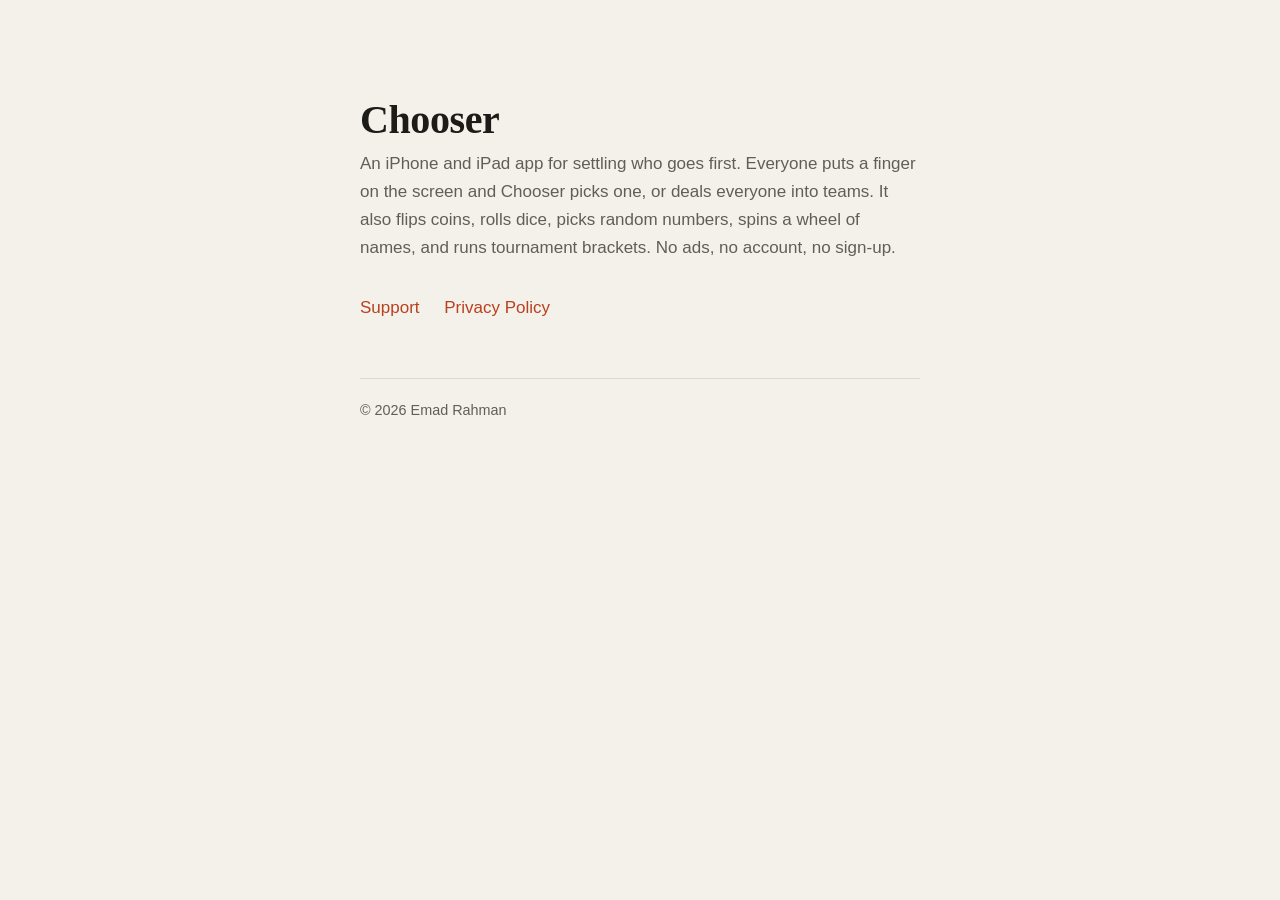
<file: index.html>
<!doctype html>
<html lang="en">
<head>
<meta charset="utf-8">
<meta name="viewport" content="width=device-width, initial-scale=1">
<title>Chooser</title>
<link rel="stylesheet" href="style.css">
</head>
<body class="home">
<main>

<h1>Chooser</h1>
<p>An iPhone and iPad app for settling who goes first. Everyone puts a finger on the screen and Chooser picks one, or deals everyone into teams. It also flips coins, rolls dice, picks random numbers, spins a wheel of names, and runs tournament brackets. No ads, no account, no sign-up.</p>

<nav>
  <a href="./support.html">Support</a>
  <a href="./privacy.html">Privacy Policy</a>
</nav>

<footer>
  <p>© 2026 Emad Rahman</p>
</footer>

</main>
</body>
</html>
</file>
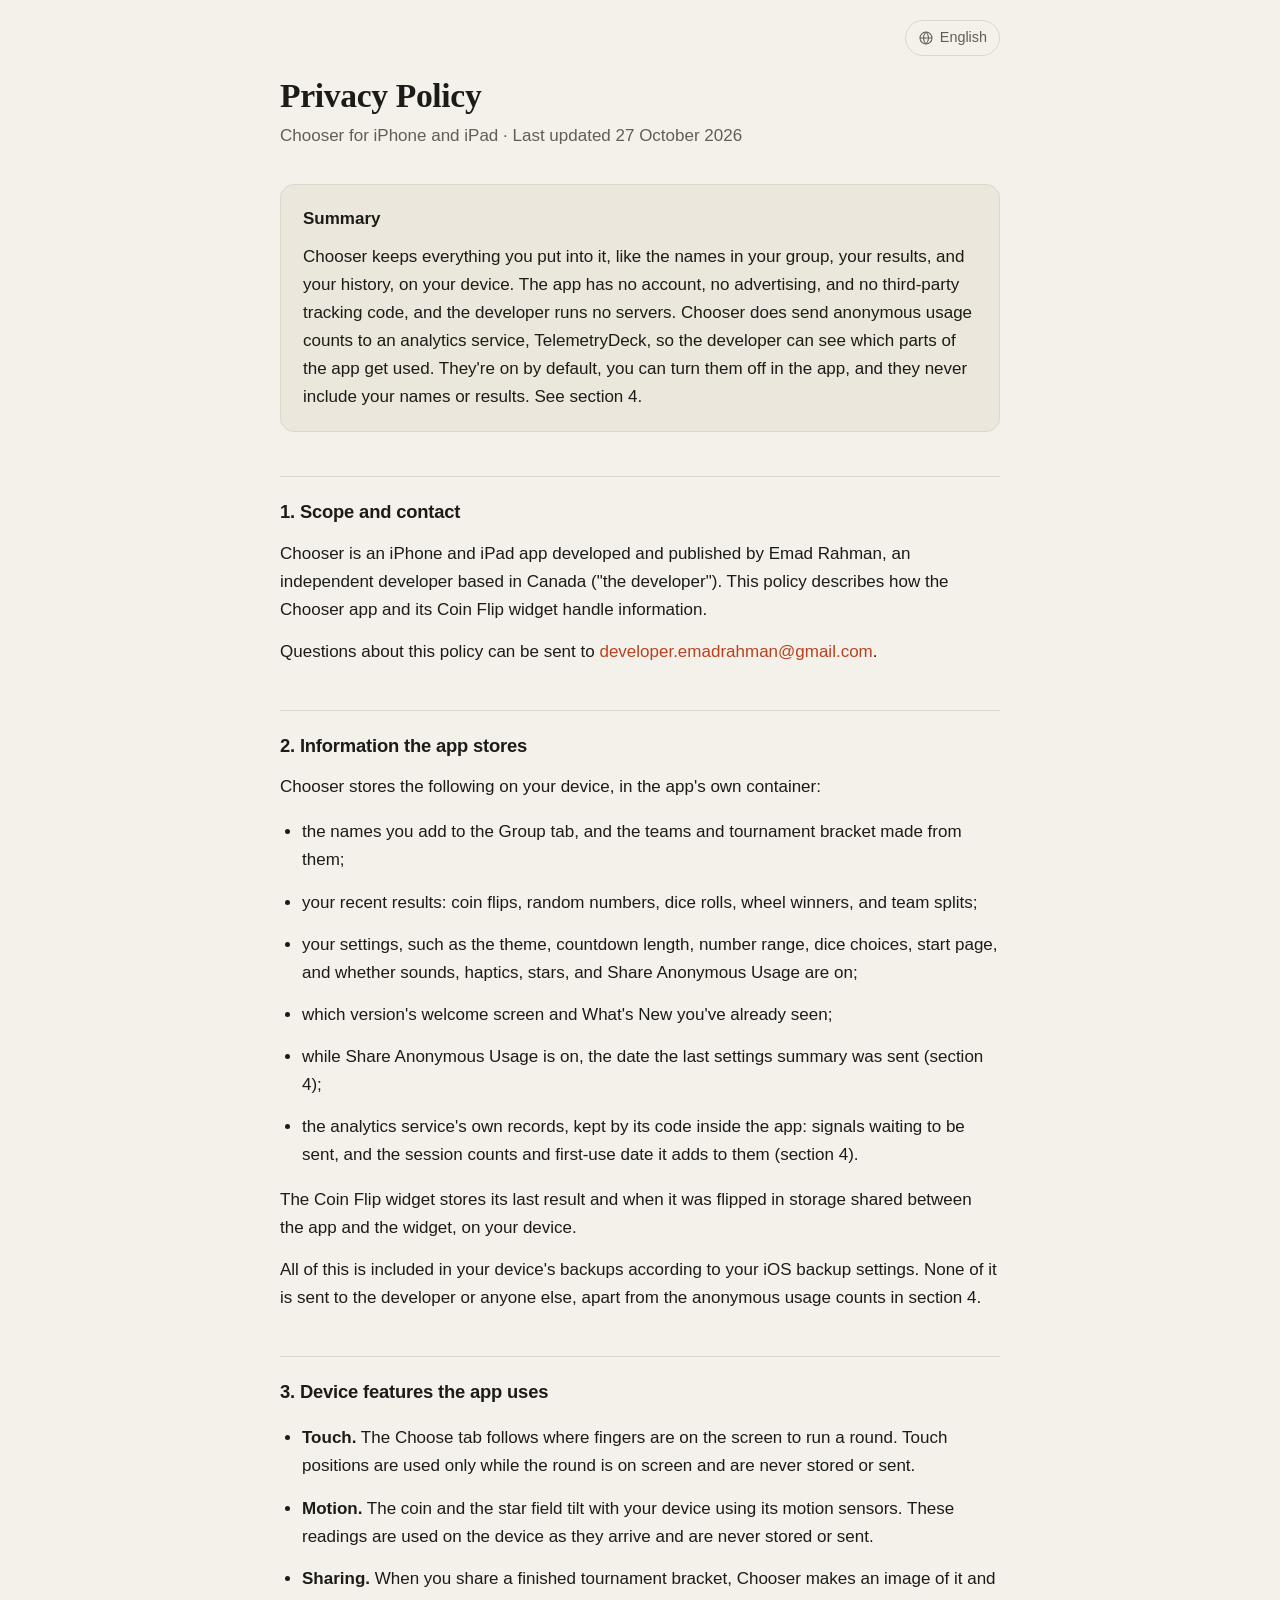
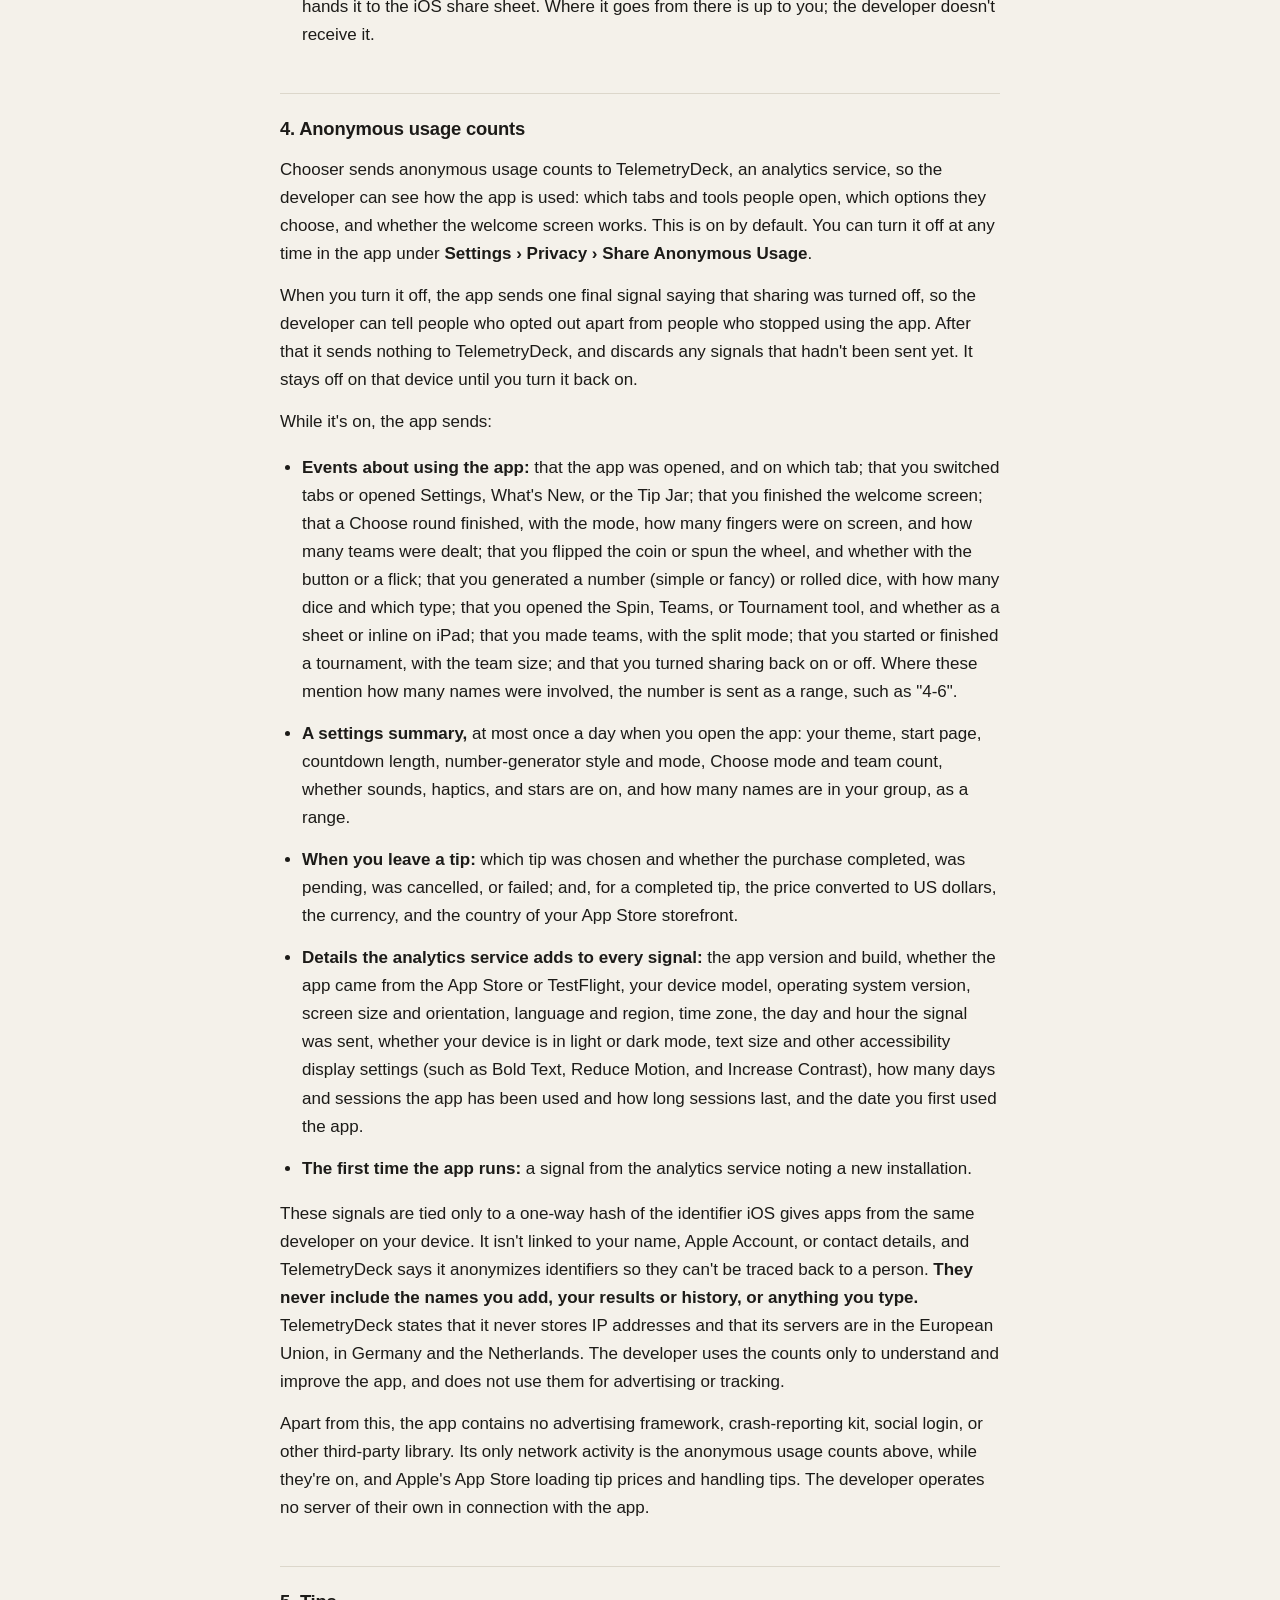
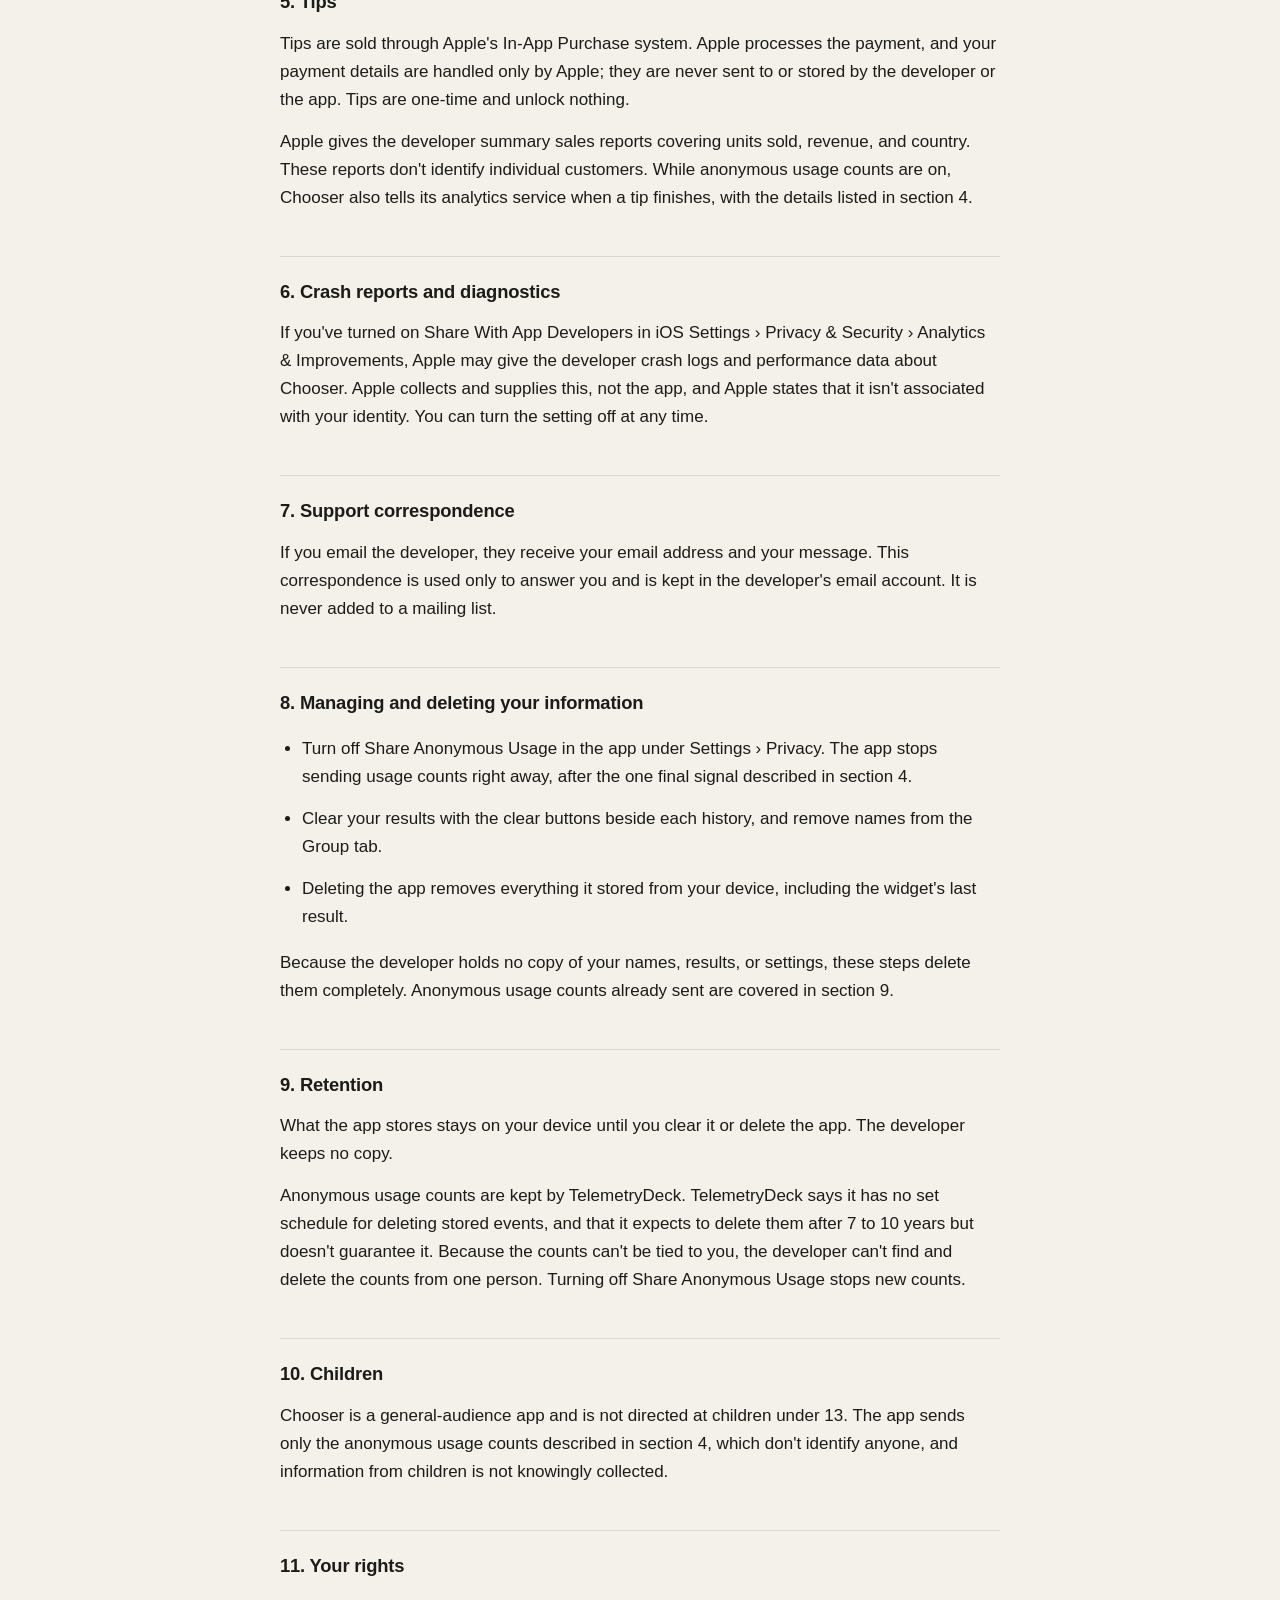
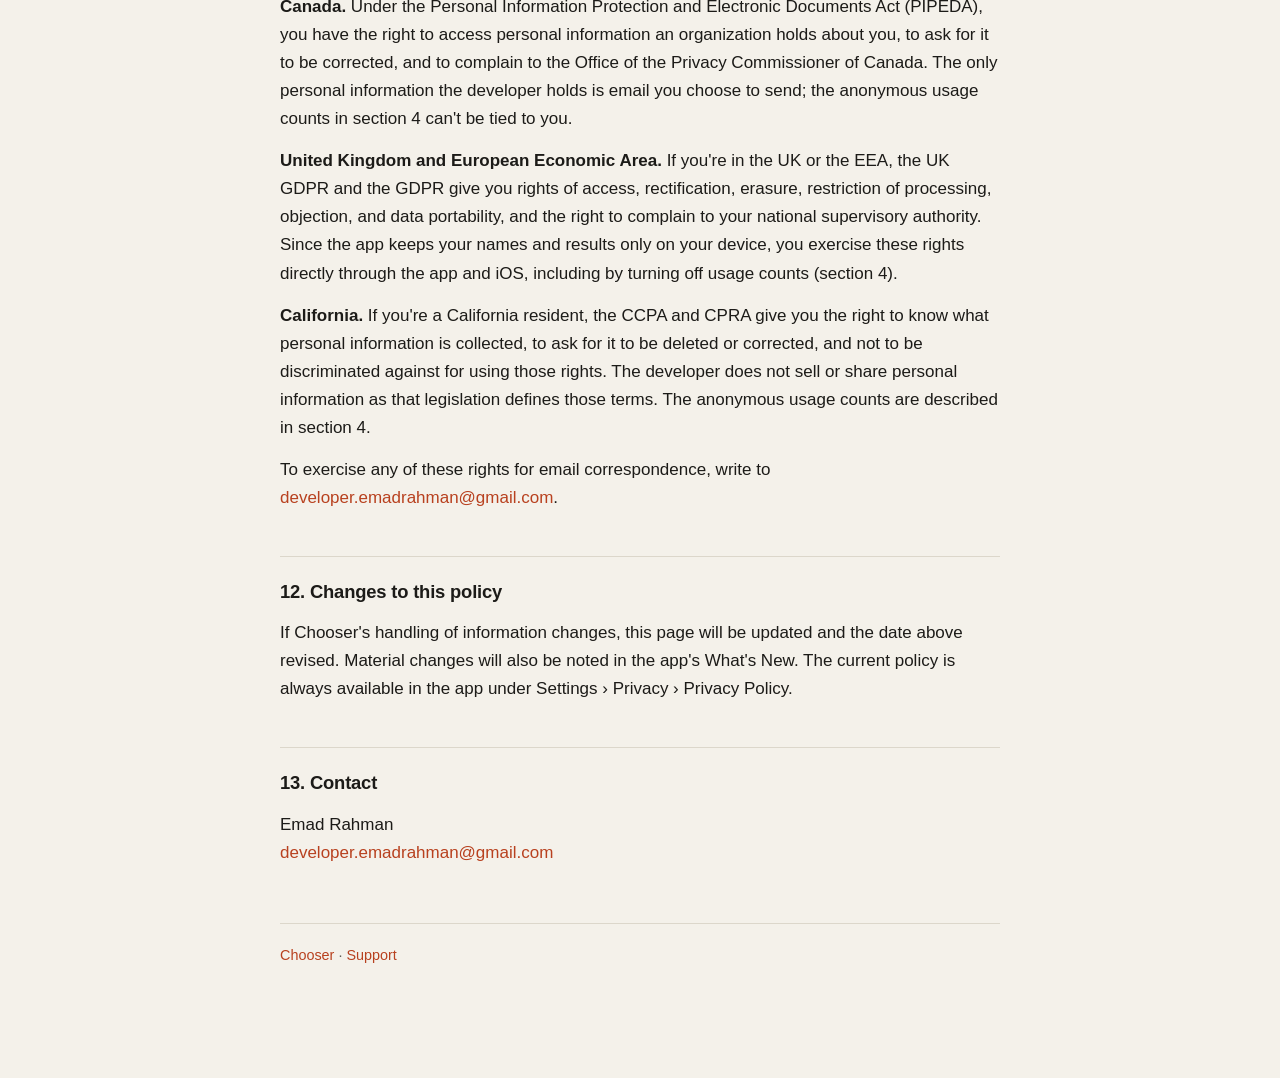
<file: privacy.html>
<!doctype html>
<html lang="en" data-autolang>
<head>
<meta charset="utf-8">
<meta name="viewport" content="width=device-width, initial-scale=1">
<title>Privacy Policy — Chooser</title>
<link rel="stylesheet" href="style.css">
<link rel="alternate" hreflang="en" href="https://emadrahman.github.io/chooser-site/privacy.html">
<link rel="alternate" hreflang="de" href="https://emadrahman.github.io/chooser-site/de/privacy.html">
<link rel="alternate" hreflang="fr" href="https://emadrahman.github.io/chooser-site/fr/privacy.html">
<link rel="alternate" hreflang="es" href="https://emadrahman.github.io/chooser-site/es/privacy.html">
<link rel="alternate" hreflang="pt-BR" href="https://emadrahman.github.io/chooser-site/pt-BR/privacy.html">
<link rel="alternate" hreflang="ja" href="https://emadrahman.github.io/chooser-site/ja/privacy.html">
<link rel="alternate" hreflang="x-default" href="https://emadrahman.github.io/chooser-site/privacy.html">
<script src="lang.js"></script>
</head>
<body>
<main>

<div class="topbar">
  <details class="lang">
    <summary aria-label="Language: English"><svg viewBox="0 0 24 24" fill="none" stroke="currentColor" stroke-width="1.6" aria-hidden="true"><circle cx="12" cy="12" r="9"/><path d="M3 12h18M12 3c2.5 2.6 3.8 5.6 3.8 9s-1.3 6.4-3.8 9M12 3c-2.5 2.6-3.8 5.6-3.8 9s1.3 6.4 3.8 9"/></svg><span>English</span></summary>
    <ul>
      <li><a href="privacy.html" hreflang="en" lang="en" data-lang="en" aria-current="page">English</a></li>
      <li><a href="de/privacy.html" hreflang="de" lang="de" data-lang="de">Deutsch</a></li>
      <li><a href="fr/privacy.html" hreflang="fr" lang="fr" data-lang="fr">Français</a></li>
      <li><a href="es/privacy.html" hreflang="es" lang="es" data-lang="es">Español</a></li>
      <li><a href="pt-BR/privacy.html" hreflang="pt-BR" lang="pt-BR" data-lang="pt-BR">Português (Brasil)</a></li>
      <li><a href="ja/privacy.html" hreflang="ja" lang="ja" data-lang="ja">日本語</a></li>
    </ul>
  </details>
</div>

<h1>Privacy Policy</h1>
<p class="updated">Chooser for iPhone and iPad · Last updated 27 October 2026</p>

<div class="box">
  <strong>Summary</strong>
  <p>Chooser keeps everything you put into it, like the names in your group, your results, and your history, on your device. The app has no account, no advertising, and no third-party tracking code, and the developer runs no servers. Chooser does send anonymous usage counts to an analytics service, TelemetryDeck, so the developer can see which parts of the app get used. They're on by default, you can turn them off in the app, and they never include your names or results. See section 4.</p>
</div>

<h2>1. Scope and contact</h2>
<p>Chooser is an iPhone and iPad app developed and published by Emad Rahman, an independent developer based in Canada ("the developer"). This policy describes how the Chooser app and its Coin Flip widget handle information.</p>
<p>Questions about this policy can be sent to <a href="mailto:developer.emadrahman@gmail.com">developer.emadrahman@gmail.com</a>.</p>

<h2>2. Information the app stores</h2>
<p>Chooser stores the following on your device, in the app's own container:</p>
<ul>
  <li>the names you add to the Group tab, and the teams and tournament bracket made from them;</li>
  <li>your recent results: coin flips, random numbers, dice rolls, wheel winners, and team splits;</li>
  <li>your settings, such as the theme, countdown length, number range, dice choices, start page, and whether sounds, haptics, stars, and Share Anonymous Usage are on;</li>
  <li>which version's welcome screen and What's New you've already seen;</li>
  <li>while Share Anonymous Usage is on, the date the last settings summary was sent (section 4);</li>
  <li>the analytics service's own records, kept by its code inside the app: signals waiting to be sent, and the session counts and first-use date it adds to them (section 4).</li>
</ul>
<p>The Coin Flip widget stores its last result and when it was flipped in storage shared between the app and the widget, on your device.</p>
<p>All of this is included in your device's backups according to your iOS backup settings. None of it is sent to the developer or anyone else, apart from the anonymous usage counts in section 4.</p>

<h2>3. Device features the app uses</h2>
<ul>
  <li><strong>Touch.</strong> The Choose tab follows where fingers are on the screen to run a round. Touch positions are used only while the round is on screen and are never stored or sent.</li>
  <li><strong>Motion.</strong> The coin and the star field tilt with your device using its motion sensors. These readings are used on the device as they arrive and are never stored or sent.</li>
  <li><strong>Sharing.</strong> When you share a finished tournament bracket, Chooser makes an image of it and hands it to the iOS share sheet. Where it goes from there is up to you; the developer doesn't receive it.</li>
</ul>

<h2>4. Anonymous usage counts</h2>
<p>Chooser sends anonymous usage counts to TelemetryDeck, an analytics service, so the developer can see how the app is used: which tabs and tools people open, which options they choose, and whether the welcome screen works. This is on by default. You can turn it off at any time in the app under <strong>Settings › Privacy › Share Anonymous Usage</strong>.</p>
<p>When you turn it off, the app sends one final signal saying that sharing was turned off, so the developer can tell people who opted out apart from people who stopped using the app. After that it sends nothing to TelemetryDeck, and discards any signals that hadn't been sent yet. It stays off on that device until you turn it back on.</p>
<p>While it's on, the app sends:</p>
<ul>
  <li><strong>Events about using the app:</strong> that the app was opened, and on which tab; that you switched tabs or opened Settings, What's New, or the Tip Jar; that you finished the welcome screen; that a Choose round finished, with the mode, how many fingers were on screen, and how many teams were dealt; that you flipped the coin or spun the wheel, and whether with the button or a flick; that you generated a number (simple or fancy) or rolled dice, with how many dice and which type; that you opened the Spin, Teams, or Tournament tool, and whether as a sheet or inline on iPad; that you made teams, with the split mode; that you started or finished a tournament, with the team size; and that you turned sharing back on or off. Where these mention how many names were involved, the number is sent as a range, such as "4-6".</li>
  <li><strong>A settings summary,</strong> at most once a day when you open the app: your theme, start page, countdown length, number-generator style and mode, Choose mode and team count, whether sounds, haptics, and stars are on, and how many names are in your group, as a range.</li>
  <li><strong>When you leave a tip:</strong> which tip was chosen and whether the purchase completed, was pending, was cancelled, or failed; and, for a completed tip, the price converted to US dollars, the currency, and the country of your App Store storefront.</li>
  <li><strong>Details the analytics service adds to every signal:</strong> the app version and build, whether the app came from the App Store or TestFlight, your device model, operating system version, screen size and orientation, language and region, time zone, the day and hour the signal was sent, whether your device is in light or dark mode, text size and other accessibility display settings (such as Bold Text, Reduce Motion, and Increase Contrast), how many days and sessions the app has been used and how long sessions last, and the date you first used the app.</li>
  <li><strong>The first time the app runs:</strong> a signal from the analytics service noting a new installation.</li>
</ul>
<p>These signals are tied only to a one-way hash of the identifier iOS gives apps from the same developer on your device. It isn't linked to your name, Apple Account, or contact details, and TelemetryDeck says it anonymizes identifiers so they can't be traced back to a person. <strong>They never include the names you add, your results or history, or anything you type.</strong> TelemetryDeck states that it never stores IP addresses and that its servers are in the European Union, in Germany and the Netherlands. The developer uses the counts only to understand and improve the app, and does not use them for advertising or tracking.</p>
<p>Apart from this, the app contains no advertising framework, crash-reporting kit, social login, or other third-party library. Its only network activity is the anonymous usage counts above, while they're on, and Apple's App Store loading tip prices and handling tips. The developer operates no server of their own in connection with the app.</p>

<h2>5. Tips</h2>
<p>Tips are sold through Apple's In-App Purchase system. Apple processes the payment, and your payment details are handled only by Apple; they are never sent to or stored by the developer or the app. Tips are one-time and unlock nothing.</p>
<p>Apple gives the developer summary sales reports covering units sold, revenue, and country. These reports don't identify individual customers. While anonymous usage counts are on, Chooser also tells its analytics service when a tip finishes, with the details listed in section 4.</p>

<h2>6. Crash reports and diagnostics</h2>
<p>If you've turned on Share With App Developers in iOS Settings › Privacy &amp; Security › Analytics &amp; Improvements, Apple may give the developer crash logs and performance data about Chooser. Apple collects and supplies this, not the app, and Apple states that it isn't associated with your identity. You can turn the setting off at any time.</p>

<h2>7. Support correspondence</h2>
<p>If you email the developer, they receive your email address and your message. This correspondence is used only to answer you and is kept in the developer's email account. It is never added to a mailing list.</p>

<h2>8. Managing and deleting your information</h2>
<ul>
  <li>Turn off Share Anonymous Usage in the app under Settings › Privacy. The app stops sending usage counts right away, after the one final signal described in section 4.</li>
  <li>Clear your results with the clear buttons beside each history, and remove names from the Group tab.</li>
  <li>Deleting the app removes everything it stored from your device, including the widget's last result.</li>
</ul>
<p>Because the developer holds no copy of your names, results, or settings, these steps delete them completely. Anonymous usage counts already sent are covered in section 9.</p>

<h2>9. Retention</h2>
<p>What the app stores stays on your device until you clear it or delete the app. The developer keeps no copy.</p>
<p>Anonymous usage counts are kept by TelemetryDeck. TelemetryDeck says it has no set schedule for deleting stored events, and that it expects to delete them after 7 to 10 years but doesn't guarantee it. Because the counts can't be tied to you, the developer can't find and delete the counts from one person. Turning off Share Anonymous Usage stops new counts.</p>

<h2>10. Children</h2>
<p>Chooser is a general-audience app and is not directed at children under 13. The app sends only the anonymous usage counts described in section 4, which don't identify anyone, and information from children is not knowingly collected.</p>

<h2>11. Your rights</h2>
<p><strong>Canada.</strong> Under the Personal Information Protection and Electronic Documents Act (PIPEDA), you have the right to access personal information an organization holds about you, to ask for it to be corrected, and to complain to the Office of the Privacy Commissioner of Canada. The only personal information the developer holds is email you choose to send; the anonymous usage counts in section 4 can't be tied to you.</p>
<p><strong>United Kingdom and European Economic Area.</strong> If you're in the UK or the EEA, the UK GDPR and the GDPR give you rights of access, rectification, erasure, restriction of processing, objection, and data portability, and the right to complain to your national supervisory authority. Since the app keeps your names and results only on your device, you exercise these rights directly through the app and iOS, including by turning off usage counts (section 4).</p>
<p><strong>California.</strong> If you're a California resident, the CCPA and CPRA give you the right to know what personal information is collected, to ask for it to be deleted or corrected, and not to be discriminated against for using those rights. The developer does not sell or share personal information as that legislation defines those terms. The anonymous usage counts are described in section 4.</p>
<p>To exercise any of these rights for email correspondence, write to <a href="mailto:developer.emadrahman@gmail.com">developer.emadrahman@gmail.com</a>.</p>

<h2>12. Changes to this policy</h2>
<p>If Chooser's handling of information changes, this page will be updated and the date above revised. Material changes will also be noted in the app's What's New. The current policy is always available in the app under Settings › Privacy › Privacy Policy.</p>

<h2>13. Contact</h2>
<p>Emad Rahman<br><a href="mailto:developer.emadrahman@gmail.com">developer.emadrahman@gmail.com</a></p>

<footer>
  <p><a href="index.html">Chooser</a> · <a href="support.html">Support</a></p>
</footer>

</main>
</body>
</html>
</file>
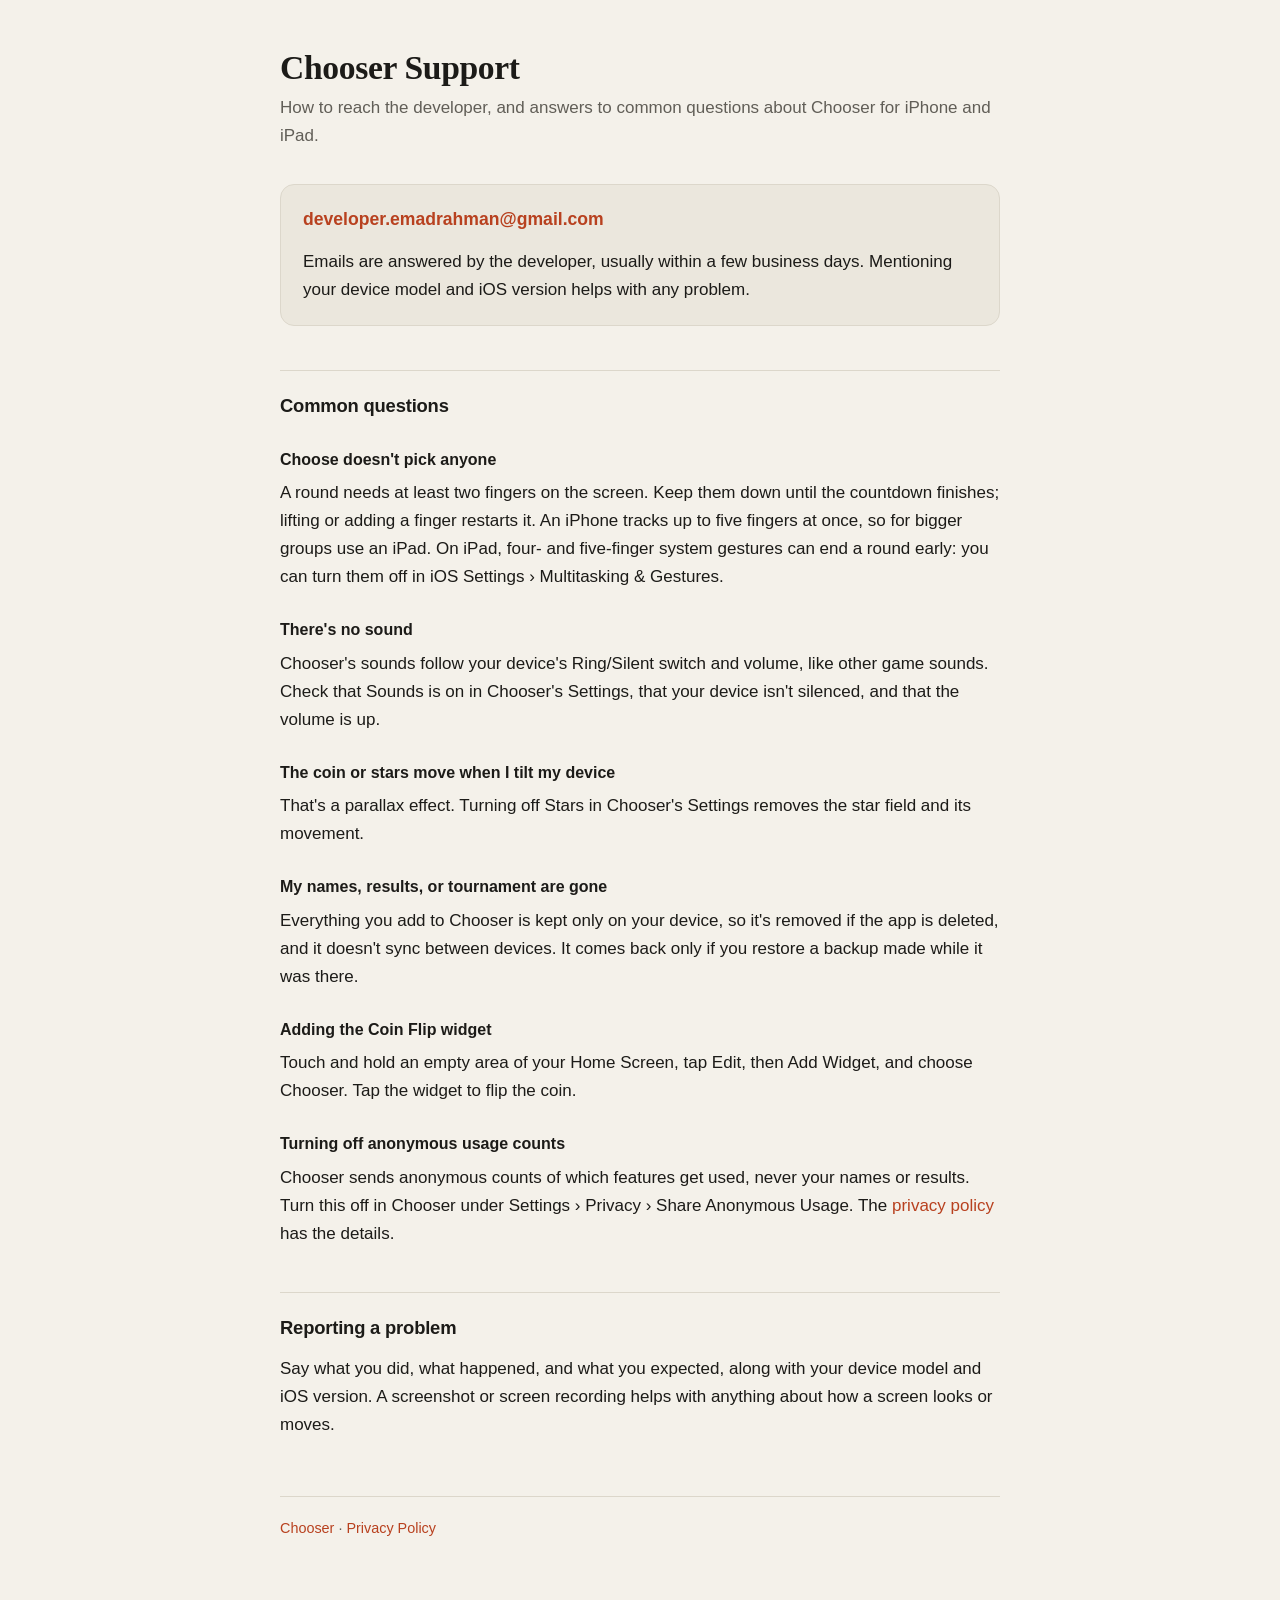
<file: support.html>
<!doctype html>
<html lang="en">
<head>
<meta charset="utf-8">
<meta name="viewport" content="width=device-width, initial-scale=1">
<title>Support — Chooser</title>
<link rel="stylesheet" href="style.css">
</head>
<body>
<main>

<h1>Chooser Support</h1>
<p class="lede">How to reach the developer, and answers to common questions about Chooser for iPhone and iPad.</p>

<div class="box">
  <p class="email"><a href="mailto:developer.emadrahman@gmail.com">developer.emadrahman@gmail.com</a></p>
  <p>Emails are answered by the developer, usually within a few business days. Mentioning your device model and iOS version helps with any problem.</p>
</div>

<h2>Common questions</h2>

<h3>Choose doesn't pick anyone</h3>
<p>A round needs at least two fingers on the screen. Keep them down until the countdown finishes; lifting or adding a finger restarts it. An iPhone tracks up to five fingers at once, so for bigger groups use an iPad. On iPad, four- and five-finger system gestures can end a round early: you can turn them off in iOS Settings › Multitasking &amp; Gestures.</p>

<h3>There's no sound</h3>
<p>Chooser's sounds follow your device's Ring/Silent switch and volume, like other game sounds. Check that Sounds is on in Chooser's Settings, that your device isn't silenced, and that the volume is up.</p>

<h3>The coin or stars move when I tilt my device</h3>
<p>That's a parallax effect. Turning off Stars in Chooser's Settings removes the star field and its movement.</p>

<h3>My names, results, or tournament are gone</h3>
<p>Everything you add to Chooser is kept only on your device, so it's removed if the app is deleted, and it doesn't sync between devices. It comes back only if you restore a backup made while it was there.</p>

<h3>Adding the Coin Flip widget</h3>
<p>Touch and hold an empty area of your Home Screen, tap Edit, then Add Widget, and choose Chooser. Tap the widget to flip the coin.</p>

<h3>Turning off anonymous usage counts</h3>
<p>Chooser sends anonymous counts of which features get used, never your names or results. Turn this off in Chooser under Settings › Privacy › Share Anonymous Usage. The <a href="./privacy.html">privacy policy</a> has the details.</p>

<h2>Reporting a problem</h2>
<p>Say what you did, what happened, and what you expected, along with your device model and iOS version. A screenshot or screen recording helps with anything about how a screen looks or moves.</p>

<footer>
  <p><a href="./index.html">Chooser</a> · <a href="./privacy.html">Privacy Policy</a></p>
</footer>

</main>
</body>
</html>
</file>
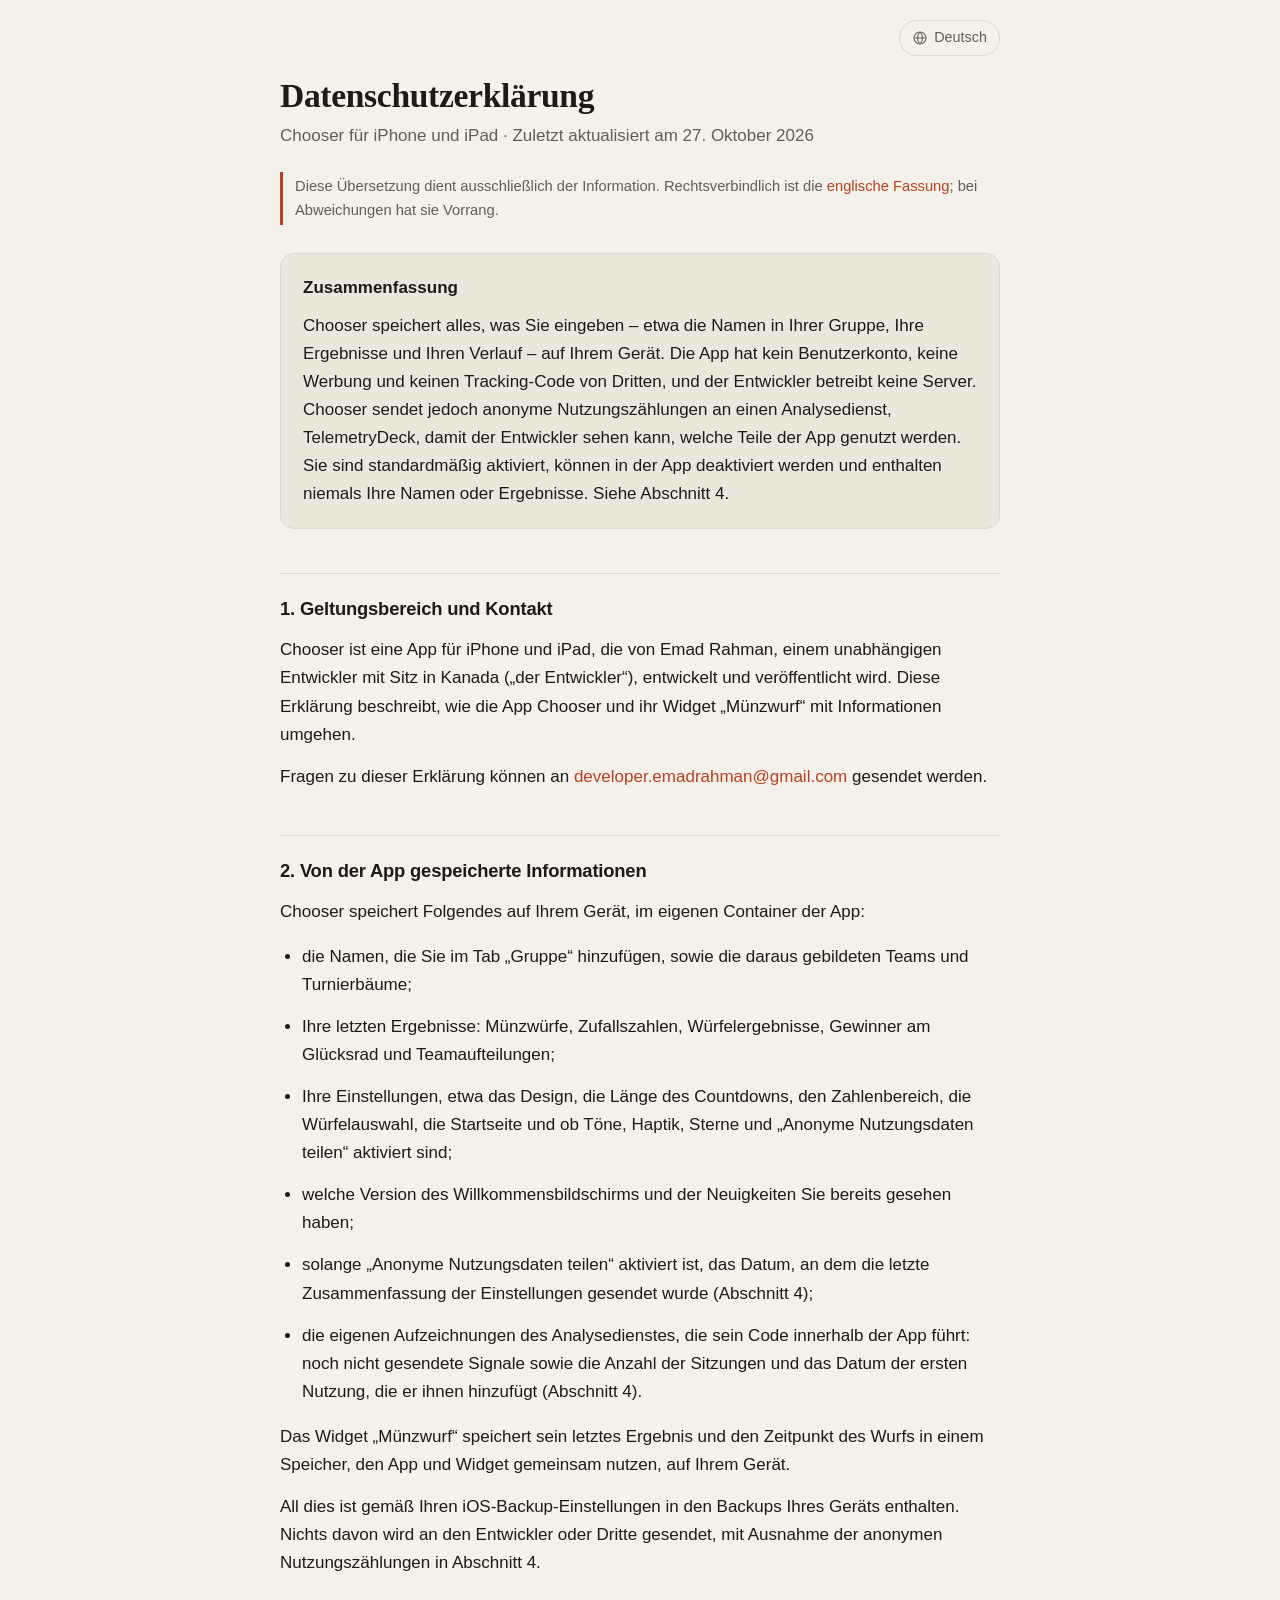
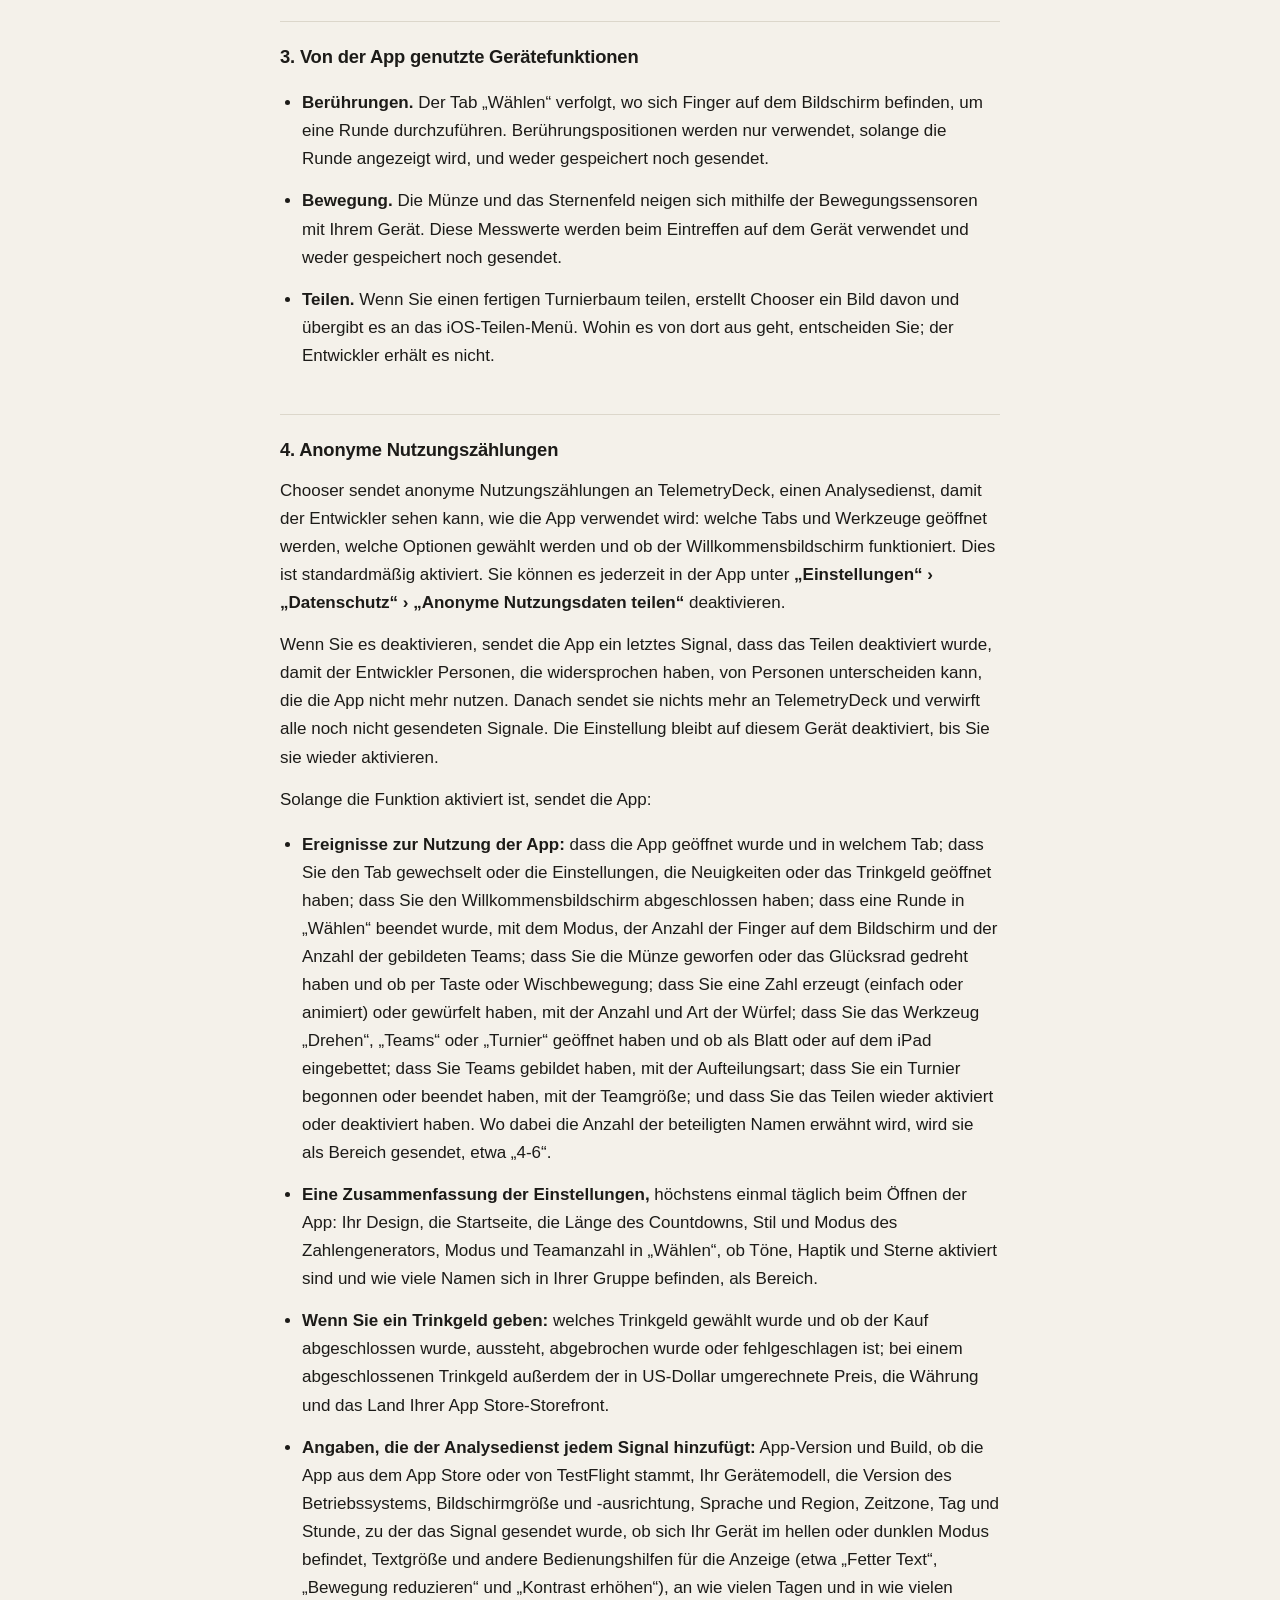
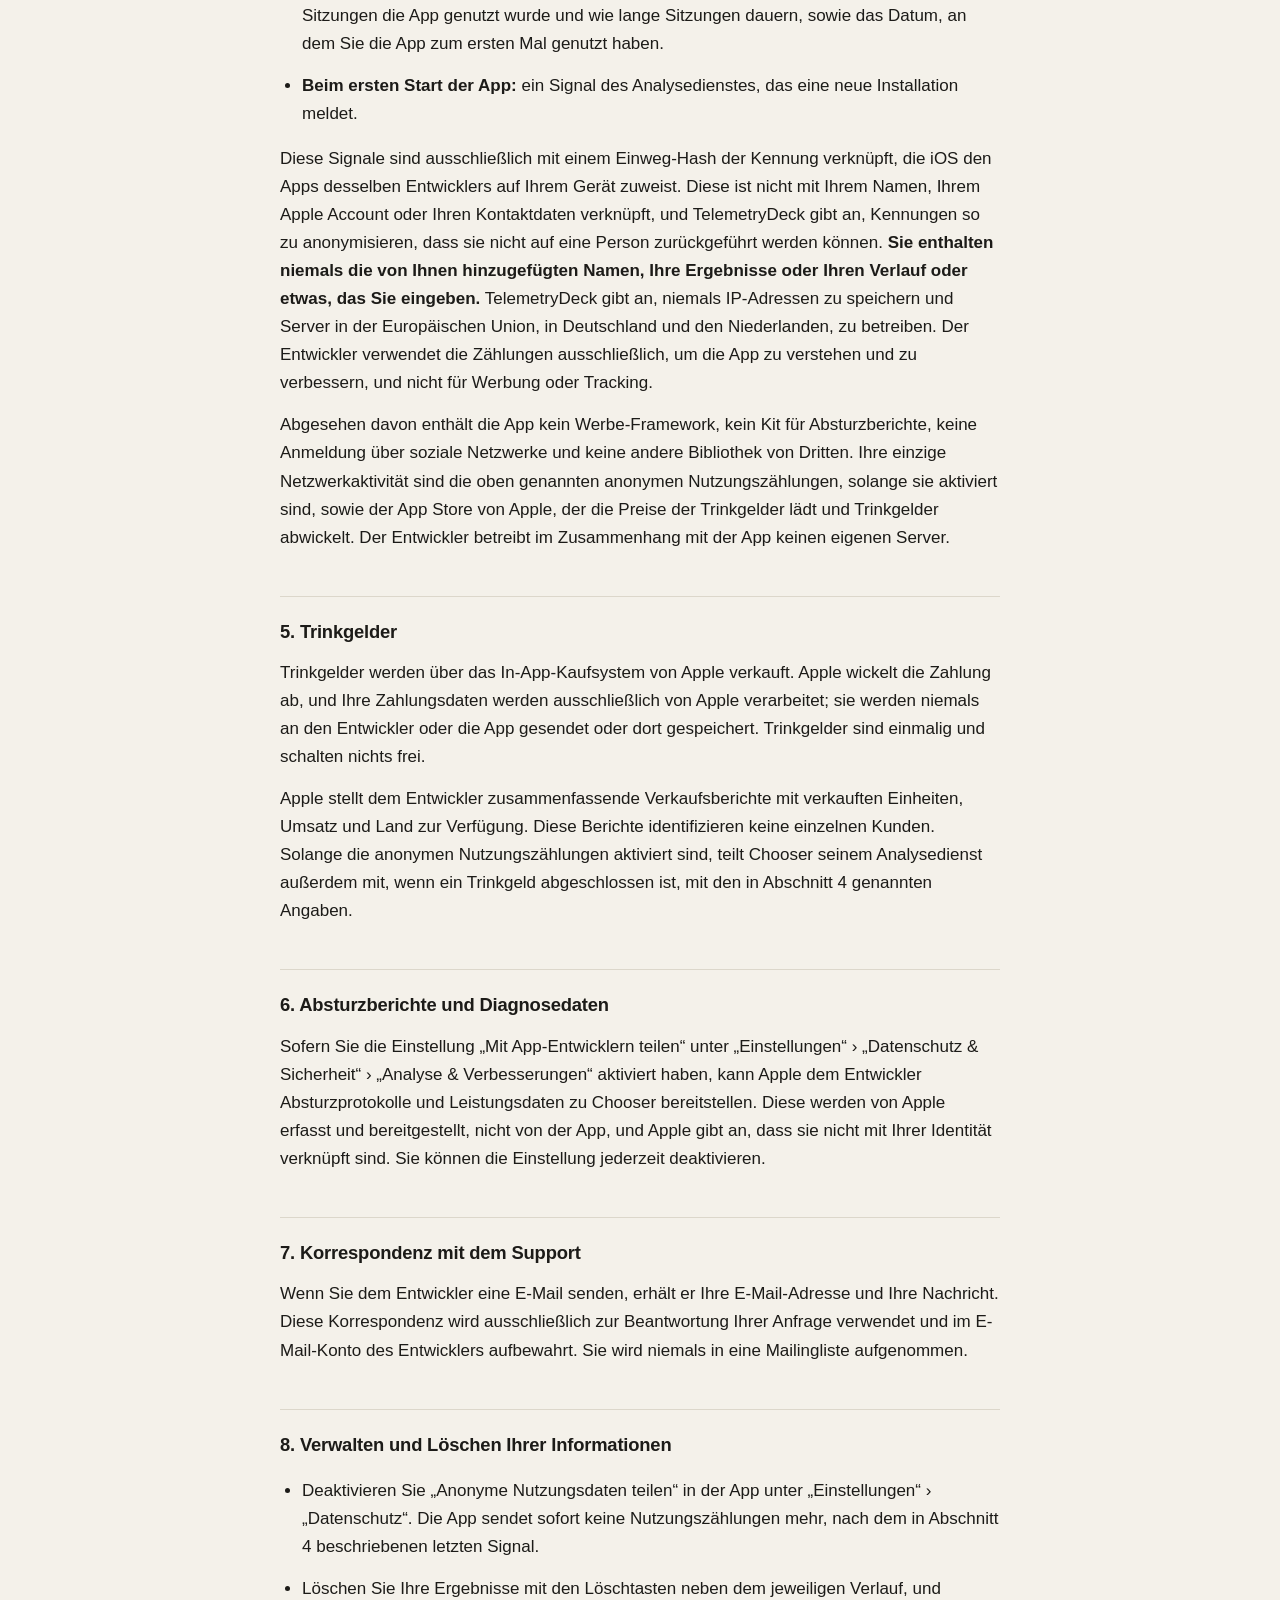
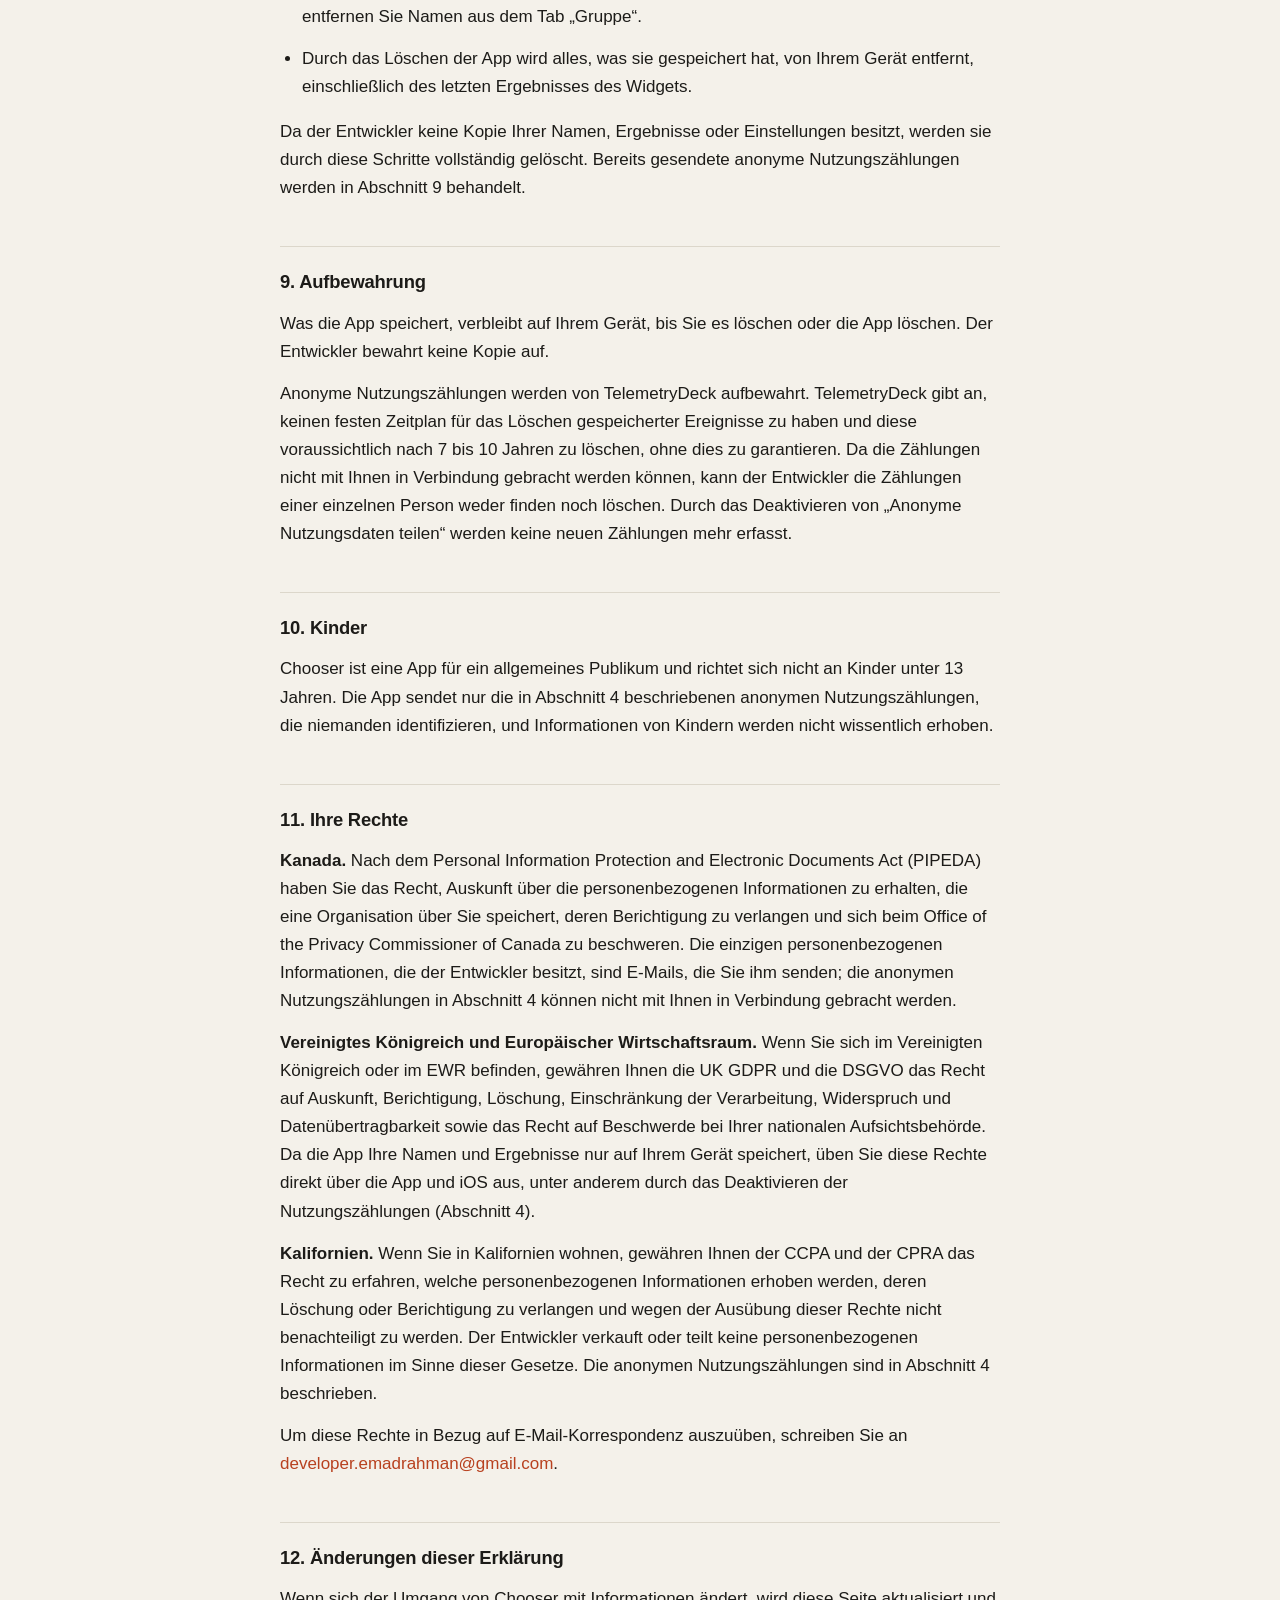
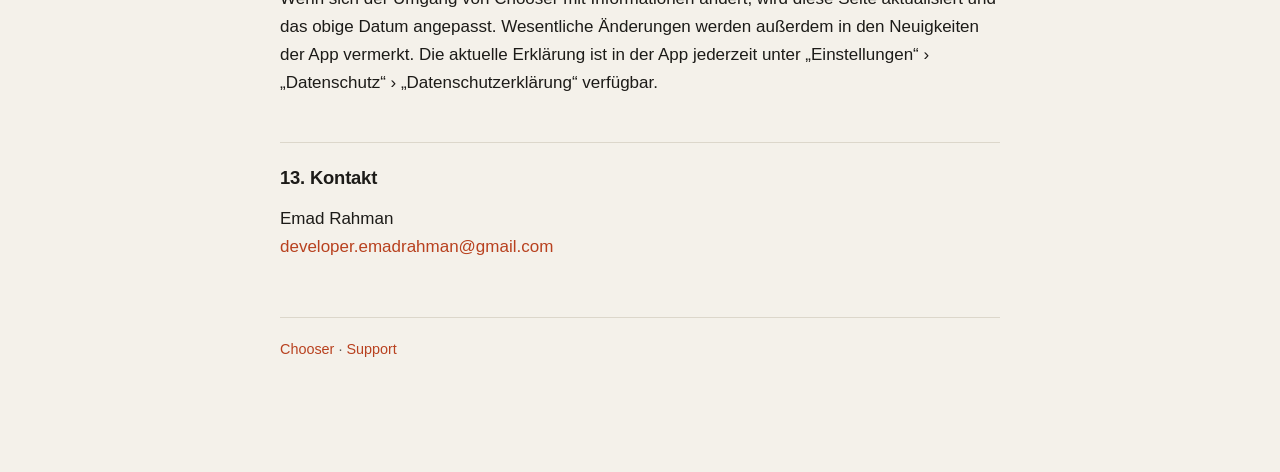
<file: de/privacy.html>
<!doctype html>
<html lang="de">
<head>
<meta charset="utf-8">
<meta name="viewport" content="width=device-width, initial-scale=1">
<title>Datenschutzerklärung — Chooser</title>
<link rel="stylesheet" href="../style.css">
<link rel="alternate" hreflang="en" href="https://emadrahman.github.io/chooser-site/privacy.html">
<link rel="alternate" hreflang="de" href="https://emadrahman.github.io/chooser-site/de/privacy.html">
<link rel="alternate" hreflang="fr" href="https://emadrahman.github.io/chooser-site/fr/privacy.html">
<link rel="alternate" hreflang="es" href="https://emadrahman.github.io/chooser-site/es/privacy.html">
<link rel="alternate" hreflang="pt-BR" href="https://emadrahman.github.io/chooser-site/pt-BR/privacy.html">
<link rel="alternate" hreflang="ja" href="https://emadrahman.github.io/chooser-site/ja/privacy.html">
<link rel="alternate" hreflang="x-default" href="https://emadrahman.github.io/chooser-site/privacy.html">
<script src="../lang.js"></script>
</head>
<body>
<main>

<div class="topbar">
  <details class="lang">
    <summary aria-label="Sprache: Deutsch"><svg viewBox="0 0 24 24" fill="none" stroke="currentColor" stroke-width="1.6" aria-hidden="true"><circle cx="12" cy="12" r="9"/><path d="M3 12h18M12 3c2.5 2.6 3.8 5.6 3.8 9s-1.3 6.4-3.8 9M12 3c-2.5 2.6-3.8 5.6-3.8 9s1.3 6.4 3.8 9"/></svg><span>Deutsch</span></summary>
    <ul>
      <li><a href="../privacy.html" hreflang="en" lang="en" data-lang="en">English</a></li>
      <li><a href="../de/privacy.html" hreflang="de" lang="de" data-lang="de" aria-current="page">Deutsch</a></li>
      <li><a href="../fr/privacy.html" hreflang="fr" lang="fr" data-lang="fr">Français</a></li>
      <li><a href="../es/privacy.html" hreflang="es" lang="es" data-lang="es">Español</a></li>
      <li><a href="../pt-BR/privacy.html" hreflang="pt-BR" lang="pt-BR" data-lang="pt-BR">Português (Brasil)</a></li>
      <li><a href="../ja/privacy.html" hreflang="ja" lang="ja" data-lang="ja">日本語</a></li>
    </ul>
  </details>
</div>

<h1>Datenschutzerklärung</h1>
<p class="updated">Chooser für iPhone und iPad · Zuletzt aktualisiert am 27. Oktober 2026</p>
<p class="notice">Diese Übersetzung dient ausschließlich der Information. Rechtsverbindlich ist die <a href="../privacy.html" hreflang="en" data-lang="en">englische Fassung</a>; bei Abweichungen hat sie Vorrang.</p>

<div class="box">
  <strong>Zusammenfassung</strong>
  <p>Chooser speichert alles, was Sie eingeben – etwa die Namen in Ihrer Gruppe, Ihre Ergebnisse und Ihren Verlauf – auf Ihrem Gerät. Die App hat kein Benutzerkonto, keine Werbung und keinen Tracking-Code von Dritten, und der Entwickler betreibt keine Server. Chooser sendet jedoch anonyme Nutzungszählungen an einen Analysedienst, TelemetryDeck, damit der Entwickler sehen kann, welche Teile der App genutzt werden. Sie sind standardmäßig aktiviert, können in der App deaktiviert werden und enthalten niemals Ihre Namen oder Ergebnisse. Siehe Abschnitt 4.</p>
</div>

<h2>1. Geltungsbereich und Kontakt</h2>
<p>Chooser ist eine App für iPhone und iPad, die von Emad Rahman, einem unabhängigen Entwickler mit Sitz in Kanada („der Entwickler“), entwickelt und veröffentlicht wird. Diese Erklärung beschreibt, wie die App Chooser und ihr Widget „Münzwurf“ mit Informationen umgehen.</p>
<p>Fragen zu dieser Erklärung können an <a href="mailto:developer.emadrahman@gmail.com">developer.emadrahman@gmail.com</a> gesendet werden.</p>

<h2>2. Von der App gespeicherte Informationen</h2>
<p>Chooser speichert Folgendes auf Ihrem Gerät, im eigenen Container der App:</p>
<ul>
  <li>die Namen, die Sie im Tab „Gruppe“ hinzufügen, sowie die daraus gebildeten Teams und Turnierbäume;</li>
  <li>Ihre letzten Ergebnisse: Münzwürfe, Zufallszahlen, Würfelergebnisse, Gewinner am Glücksrad und Teamaufteilungen;</li>
  <li>Ihre Einstellungen, etwa das Design, die Länge des Countdowns, den Zahlenbereich, die Würfelauswahl, die Startseite und ob Töne, Haptik, Sterne und „Anonyme Nutzungsdaten teilen“ aktiviert sind;</li>
  <li>welche Version des Willkommensbildschirms und der Neuigkeiten Sie bereits gesehen haben;</li>
  <li>solange „Anonyme Nutzungsdaten teilen“ aktiviert ist, das Datum, an dem die letzte Zusammenfassung der Einstellungen gesendet wurde (Abschnitt 4);</li>
  <li>die eigenen Aufzeichnungen des Analysedienstes, die sein Code innerhalb der App führt: noch nicht gesendete Signale sowie die Anzahl der Sitzungen und das Datum der ersten Nutzung, die er ihnen hinzufügt (Abschnitt 4).</li>
</ul>
<p>Das Widget „Münzwurf“ speichert sein letztes Ergebnis und den Zeitpunkt des Wurfs in einem Speicher, den App und Widget gemeinsam nutzen, auf Ihrem Gerät.</p>
<p>All dies ist gemäß Ihren iOS-Backup-Einstellungen in den Backups Ihres Geräts enthalten. Nichts davon wird an den Entwickler oder Dritte gesendet, mit Ausnahme der anonymen Nutzungszählungen in Abschnitt 4.</p>

<h2>3. Von der App genutzte Gerätefunktionen</h2>
<ul>
  <li><strong>Berührungen.</strong> Der Tab „Wählen“ verfolgt, wo sich Finger auf dem Bildschirm befinden, um eine Runde durchzuführen. Berührungspositionen werden nur verwendet, solange die Runde angezeigt wird, und weder gespeichert noch gesendet.</li>
  <li><strong>Bewegung.</strong> Die Münze und das Sternenfeld neigen sich mithilfe der Bewegungssensoren mit Ihrem Gerät. Diese Messwerte werden beim Eintreffen auf dem Gerät verwendet und weder gespeichert noch gesendet.</li>
  <li><strong>Teilen.</strong> Wenn Sie einen fertigen Turnierbaum teilen, erstellt Chooser ein Bild davon und übergibt es an das iOS-Teilen-Menü. Wohin es von dort aus geht, entscheiden Sie; der Entwickler erhält es nicht.</li>
</ul>

<h2>4. Anonyme Nutzungszählungen</h2>
<p>Chooser sendet anonyme Nutzungszählungen an TelemetryDeck, einen Analysedienst, damit der Entwickler sehen kann, wie die App verwendet wird: welche Tabs und Werkzeuge geöffnet werden, welche Optionen gewählt werden und ob der Willkommensbildschirm funktioniert. Dies ist standardmäßig aktiviert. Sie können es jederzeit in der App unter <strong>„Einstellungen“ › „Datenschutz“ › „Anonyme Nutzungsdaten teilen“</strong> deaktivieren.</p>
<p>Wenn Sie es deaktivieren, sendet die App ein letztes Signal, dass das Teilen deaktiviert wurde, damit der Entwickler Personen, die widersprochen haben, von Personen unterscheiden kann, die die App nicht mehr nutzen. Danach sendet sie nichts mehr an TelemetryDeck und verwirft alle noch nicht gesendeten Signale. Die Einstellung bleibt auf diesem Gerät deaktiviert, bis Sie sie wieder aktivieren.</p>
<p>Solange die Funktion aktiviert ist, sendet die App:</p>
<ul>
  <li><strong>Ereignisse zur Nutzung der App:</strong> dass die App geöffnet wurde und in welchem Tab; dass Sie den Tab gewechselt oder die Einstellungen, die Neuigkeiten oder das Trinkgeld geöffnet haben; dass Sie den Willkommensbildschirm abgeschlossen haben; dass eine Runde in „Wählen“ beendet wurde, mit dem Modus, der Anzahl der Finger auf dem Bildschirm und der Anzahl der gebildeten Teams; dass Sie die Münze geworfen oder das Glücksrad gedreht haben und ob per Taste oder Wischbewegung; dass Sie eine Zahl erzeugt (einfach oder animiert) oder gewürfelt haben, mit der Anzahl und Art der Würfel; dass Sie das Werkzeug „Drehen“, „Teams“ oder „Turnier“ geöffnet haben und ob als Blatt oder auf dem iPad eingebettet; dass Sie Teams gebildet haben, mit der Aufteilungsart; dass Sie ein Turnier begonnen oder beendet haben, mit der Teamgröße; und dass Sie das Teilen wieder aktiviert oder deaktiviert haben. Wo dabei die Anzahl der beteiligten Namen erwähnt wird, wird sie als Bereich gesendet, etwa „4-6“.</li>
  <li><strong>Eine Zusammenfassung der Einstellungen,</strong> höchstens einmal täglich beim Öffnen der App: Ihr Design, die Startseite, die Länge des Countdowns, Stil und Modus des Zahlengenerators, Modus und Teamanzahl in „Wählen“, ob Töne, Haptik und Sterne aktiviert sind und wie viele Namen sich in Ihrer Gruppe befinden, als Bereich.</li>
  <li><strong>Wenn Sie ein Trinkgeld geben:</strong> welches Trinkgeld gewählt wurde und ob der Kauf abgeschlossen wurde, aussteht, abgebrochen wurde oder fehlgeschlagen ist; bei einem abgeschlossenen Trinkgeld außerdem der in US-Dollar umgerechnete Preis, die Währung und das Land Ihrer App Store-Storefront.</li>
  <li><strong>Angaben, die der Analysedienst jedem Signal hinzufügt:</strong> App-Version und Build, ob die App aus dem App Store oder von TestFlight stammt, Ihr Gerätemodell, die Version des Betriebssystems, Bildschirmgröße und -ausrichtung, Sprache und Region, Zeitzone, Tag und Stunde, zu der das Signal gesendet wurde, ob sich Ihr Gerät im hellen oder dunklen Modus befindet, Textgröße und andere Bedienungshilfen für die Anzeige (etwa „Fetter Text“, „Bewegung reduzieren“ und „Kontrast erhöhen“), an wie vielen Tagen und in wie vielen Sitzungen die App genutzt wurde und wie lange Sitzungen dauern, sowie das Datum, an dem Sie die App zum ersten Mal genutzt haben.</li>
  <li><strong>Beim ersten Start der App:</strong> ein Signal des Analysedienstes, das eine neue Installation meldet.</li>
</ul>
<p>Diese Signale sind ausschließlich mit einem Einweg-Hash der Kennung verknüpft, die iOS den Apps desselben Entwicklers auf Ihrem Gerät zuweist. Diese ist nicht mit Ihrem Namen, Ihrem Apple Account oder Ihren Kontaktdaten verknüpft, und TelemetryDeck gibt an, Kennungen so zu anonymisieren, dass sie nicht auf eine Person zurückgeführt werden können. <strong>Sie enthalten niemals die von Ihnen hinzugefügten Namen, Ihre Ergebnisse oder Ihren Verlauf oder etwas, das Sie eingeben.</strong> TelemetryDeck gibt an, niemals IP-Adressen zu speichern und Server in der Europäischen Union, in Deutschland und den Niederlanden, zu betreiben. Der Entwickler verwendet die Zählungen ausschließlich, um die App zu verstehen und zu verbessern, und nicht für Werbung oder Tracking.</p>
<p>Abgesehen davon enthält die App kein Werbe-Framework, kein Kit für Absturzberichte, keine Anmeldung über soziale Netzwerke und keine andere Bibliothek von Dritten. Ihre einzige Netzwerkaktivität sind die oben genannten anonymen Nutzungszählungen, solange sie aktiviert sind, sowie der App Store von Apple, der die Preise der Trinkgelder lädt und Trinkgelder abwickelt. Der Entwickler betreibt im Zusammenhang mit der App keinen eigenen Server.</p>

<h2>5. Trinkgelder</h2>
<p>Trinkgelder werden über das In-App-Kaufsystem von Apple verkauft. Apple wickelt die Zahlung ab, und Ihre Zahlungsdaten werden ausschließlich von Apple verarbeitet; sie werden niemals an den Entwickler oder die App gesendet oder dort gespeichert. Trinkgelder sind einmalig und schalten nichts frei.</p>
<p>Apple stellt dem Entwickler zusammenfassende Verkaufsberichte mit verkauften Einheiten, Umsatz und Land zur Verfügung. Diese Berichte identifizieren keine einzelnen Kunden. Solange die anonymen Nutzungszählungen aktiviert sind, teilt Chooser seinem Analysedienst außerdem mit, wenn ein Trinkgeld abgeschlossen ist, mit den in Abschnitt 4 genannten Angaben.</p>

<h2>6. Absturzberichte und Diagnosedaten</h2>
<p>Sofern Sie die Einstellung „Mit App-Entwicklern teilen“ unter „Einstellungen“ › „Datenschutz &amp; Sicherheit“ › „Analyse &amp; Verbesserungen“ aktiviert haben, kann Apple dem Entwickler Absturzprotokolle und Leistungsdaten zu Chooser bereitstellen. Diese werden von Apple erfasst und bereitgestellt, nicht von der App, und Apple gibt an, dass sie nicht mit Ihrer Identität verknüpft sind. Sie können die Einstellung jederzeit deaktivieren.</p>

<h2>7. Korrespondenz mit dem Support</h2>
<p>Wenn Sie dem Entwickler eine E-Mail senden, erhält er Ihre E-Mail-Adresse und Ihre Nachricht. Diese Korrespondenz wird ausschließlich zur Beantwortung Ihrer Anfrage verwendet und im E-Mail-Konto des Entwicklers aufbewahrt. Sie wird niemals in eine Mailingliste aufgenommen.</p>

<h2>8. Verwalten und Löschen Ihrer Informationen</h2>
<ul>
  <li>Deaktivieren Sie „Anonyme Nutzungsdaten teilen“ in der App unter „Einstellungen“ › „Datenschutz“. Die App sendet sofort keine Nutzungszählungen mehr, nach dem in Abschnitt 4 beschriebenen letzten Signal.</li>
  <li>Löschen Sie Ihre Ergebnisse mit den Löschtasten neben dem jeweiligen Verlauf, und entfernen Sie Namen aus dem Tab „Gruppe“.</li>
  <li>Durch das Löschen der App wird alles, was sie gespeichert hat, von Ihrem Gerät entfernt, einschließlich des letzten Ergebnisses des Widgets.</li>
</ul>
<p>Da der Entwickler keine Kopie Ihrer Namen, Ergebnisse oder Einstellungen besitzt, werden sie durch diese Schritte vollständig gelöscht. Bereits gesendete anonyme Nutzungszählungen werden in Abschnitt 9 behandelt.</p>

<h2>9. Aufbewahrung</h2>
<p>Was die App speichert, verbleibt auf Ihrem Gerät, bis Sie es löschen oder die App löschen. Der Entwickler bewahrt keine Kopie auf.</p>
<p>Anonyme Nutzungszählungen werden von TelemetryDeck aufbewahrt. TelemetryDeck gibt an, keinen festen Zeitplan für das Löschen gespeicherter Ereignisse zu haben und diese voraussichtlich nach 7 bis 10 Jahren zu löschen, ohne dies zu garantieren. Da die Zählungen nicht mit Ihnen in Verbindung gebracht werden können, kann der Entwickler die Zählungen einer einzelnen Person weder finden noch löschen. Durch das Deaktivieren von „Anonyme Nutzungsdaten teilen“ werden keine neuen Zählungen mehr erfasst.</p>

<h2>10. Kinder</h2>
<p>Chooser ist eine App für ein allgemeines Publikum und richtet sich nicht an Kinder unter 13 Jahren. Die App sendet nur die in Abschnitt 4 beschriebenen anonymen Nutzungszählungen, die niemanden identifizieren, und Informationen von Kindern werden nicht wissentlich erhoben.</p>

<h2>11. Ihre Rechte</h2>
<p><strong>Kanada.</strong> Nach dem Personal Information Protection and Electronic Documents Act (PIPEDA) haben Sie das Recht, Auskunft über die personenbezogenen Informationen zu erhalten, die eine Organisation über Sie speichert, deren Berichtigung zu verlangen und sich beim Office of the Privacy Commissioner of Canada zu beschweren. Die einzigen personenbezogenen Informationen, die der Entwickler besitzt, sind E-Mails, die Sie ihm senden; die anonymen Nutzungszählungen in Abschnitt 4 können nicht mit Ihnen in Verbindung gebracht werden.</p>
<p><strong>Vereinigtes Königreich und Europäischer Wirtschaftsraum.</strong> Wenn Sie sich im Vereinigten Königreich oder im EWR befinden, gewähren Ihnen die UK GDPR und die DSGVO das Recht auf Auskunft, Berichtigung, Löschung, Einschränkung der Verarbeitung, Widerspruch und Datenübertragbarkeit sowie das Recht auf Beschwerde bei Ihrer nationalen Aufsichtsbehörde. Da die App Ihre Namen und Ergebnisse nur auf Ihrem Gerät speichert, üben Sie diese Rechte direkt über die App und iOS aus, unter anderem durch das Deaktivieren der Nutzungszählungen (Abschnitt 4).</p>
<p><strong>Kalifornien.</strong> Wenn Sie in Kalifornien wohnen, gewähren Ihnen der CCPA und der CPRA das Recht zu erfahren, welche personenbezogenen Informationen erhoben werden, deren Löschung oder Berichtigung zu verlangen und wegen der Ausübung dieser Rechte nicht benachteiligt zu werden. Der Entwickler verkauft oder teilt keine personenbezogenen Informationen im Sinne dieser Gesetze. Die anonymen Nutzungszählungen sind in Abschnitt 4 beschrieben.</p>
<p>Um diese Rechte in Bezug auf E-Mail-Korrespondenz auszuüben, schreiben Sie an <a href="mailto:developer.emadrahman@gmail.com">developer.emadrahman@gmail.com</a>.</p>

<h2>12. Änderungen dieser Erklärung</h2>
<p>Wenn sich der Umgang von Chooser mit Informationen ändert, wird diese Seite aktualisiert und das obige Datum angepasst. Wesentliche Änderungen werden außerdem in den Neuigkeiten der App vermerkt. Die aktuelle Erklärung ist in der App jederzeit unter „Einstellungen“ › „Datenschutz“ › „Datenschutzerklärung“ verfügbar.</p>

<h2>13. Kontakt</h2>
<p>Emad Rahman<br><a href="mailto:developer.emadrahman@gmail.com">developer.emadrahman@gmail.com</a></p>

<footer>
  <p><a href="../index.html">Chooser</a> · <a href="../support.html">Support</a></p>
</footer>

</main>
</body>
</html>
</file>
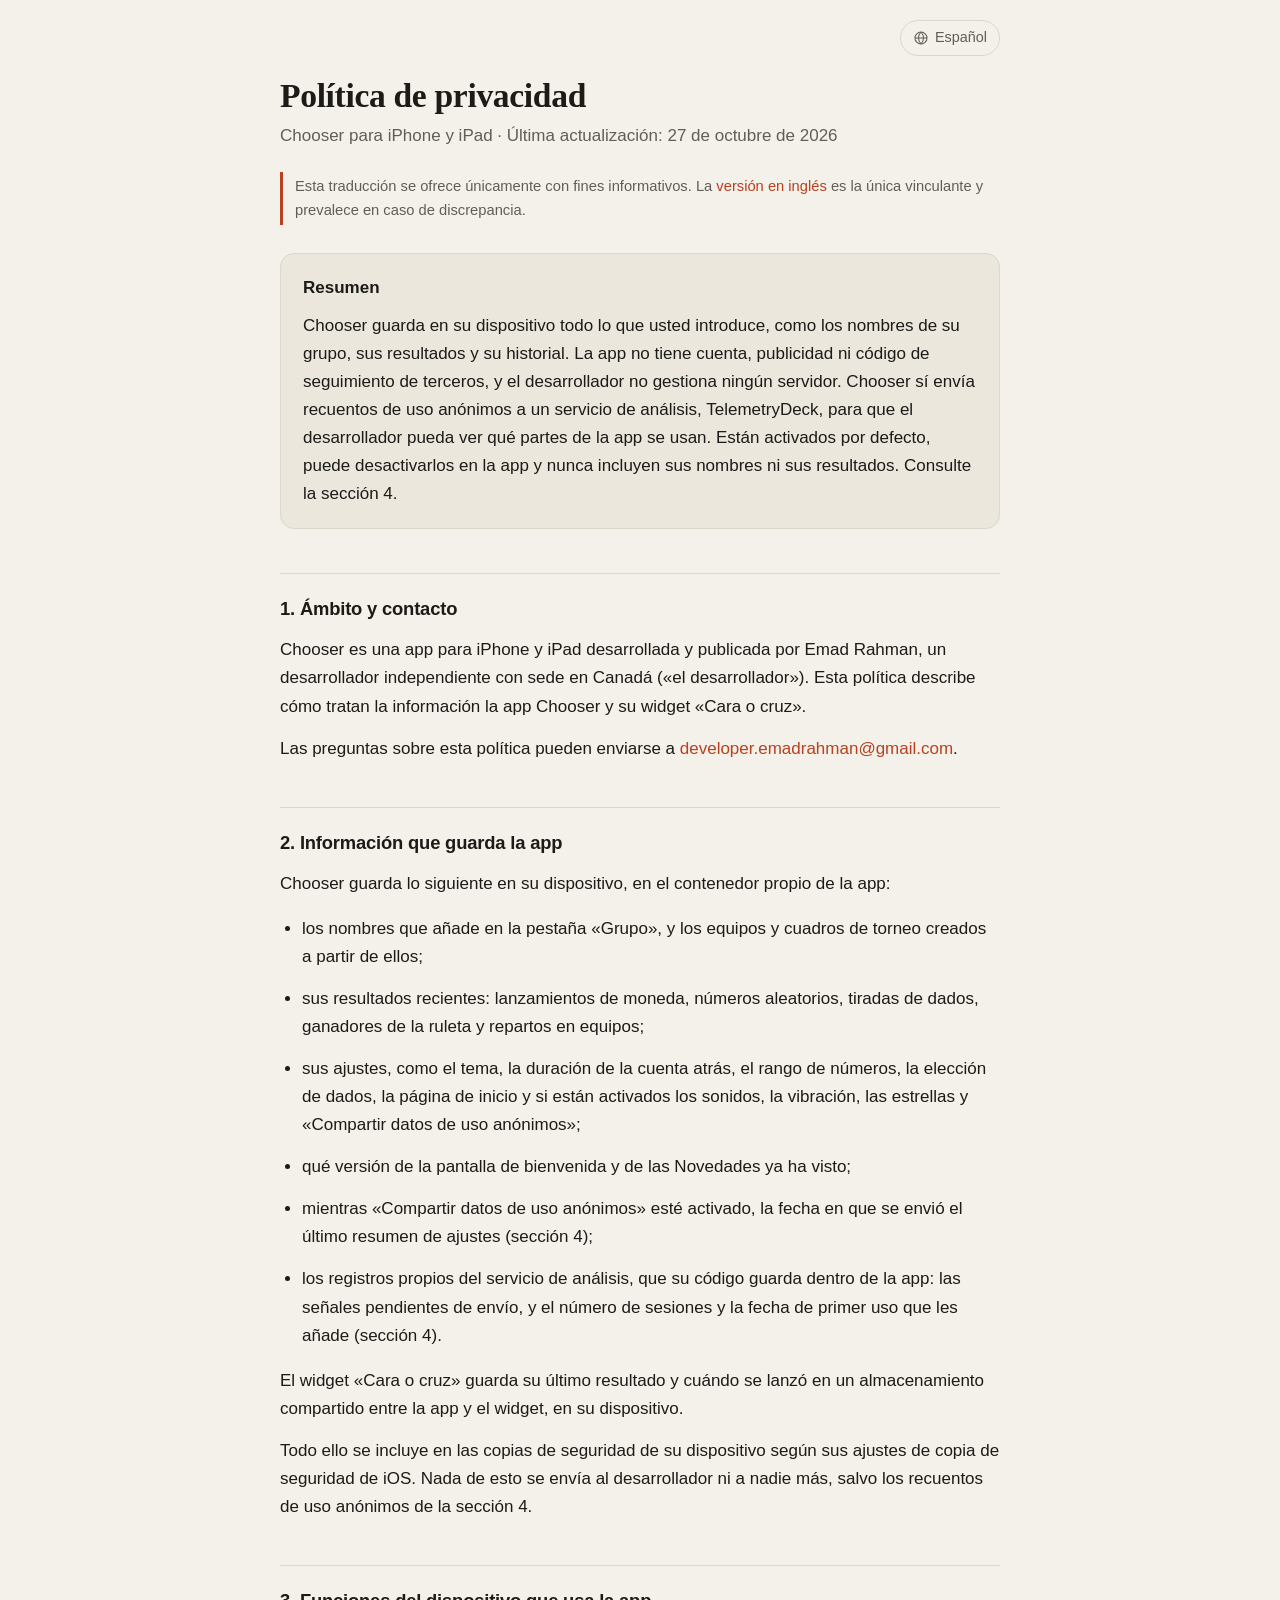
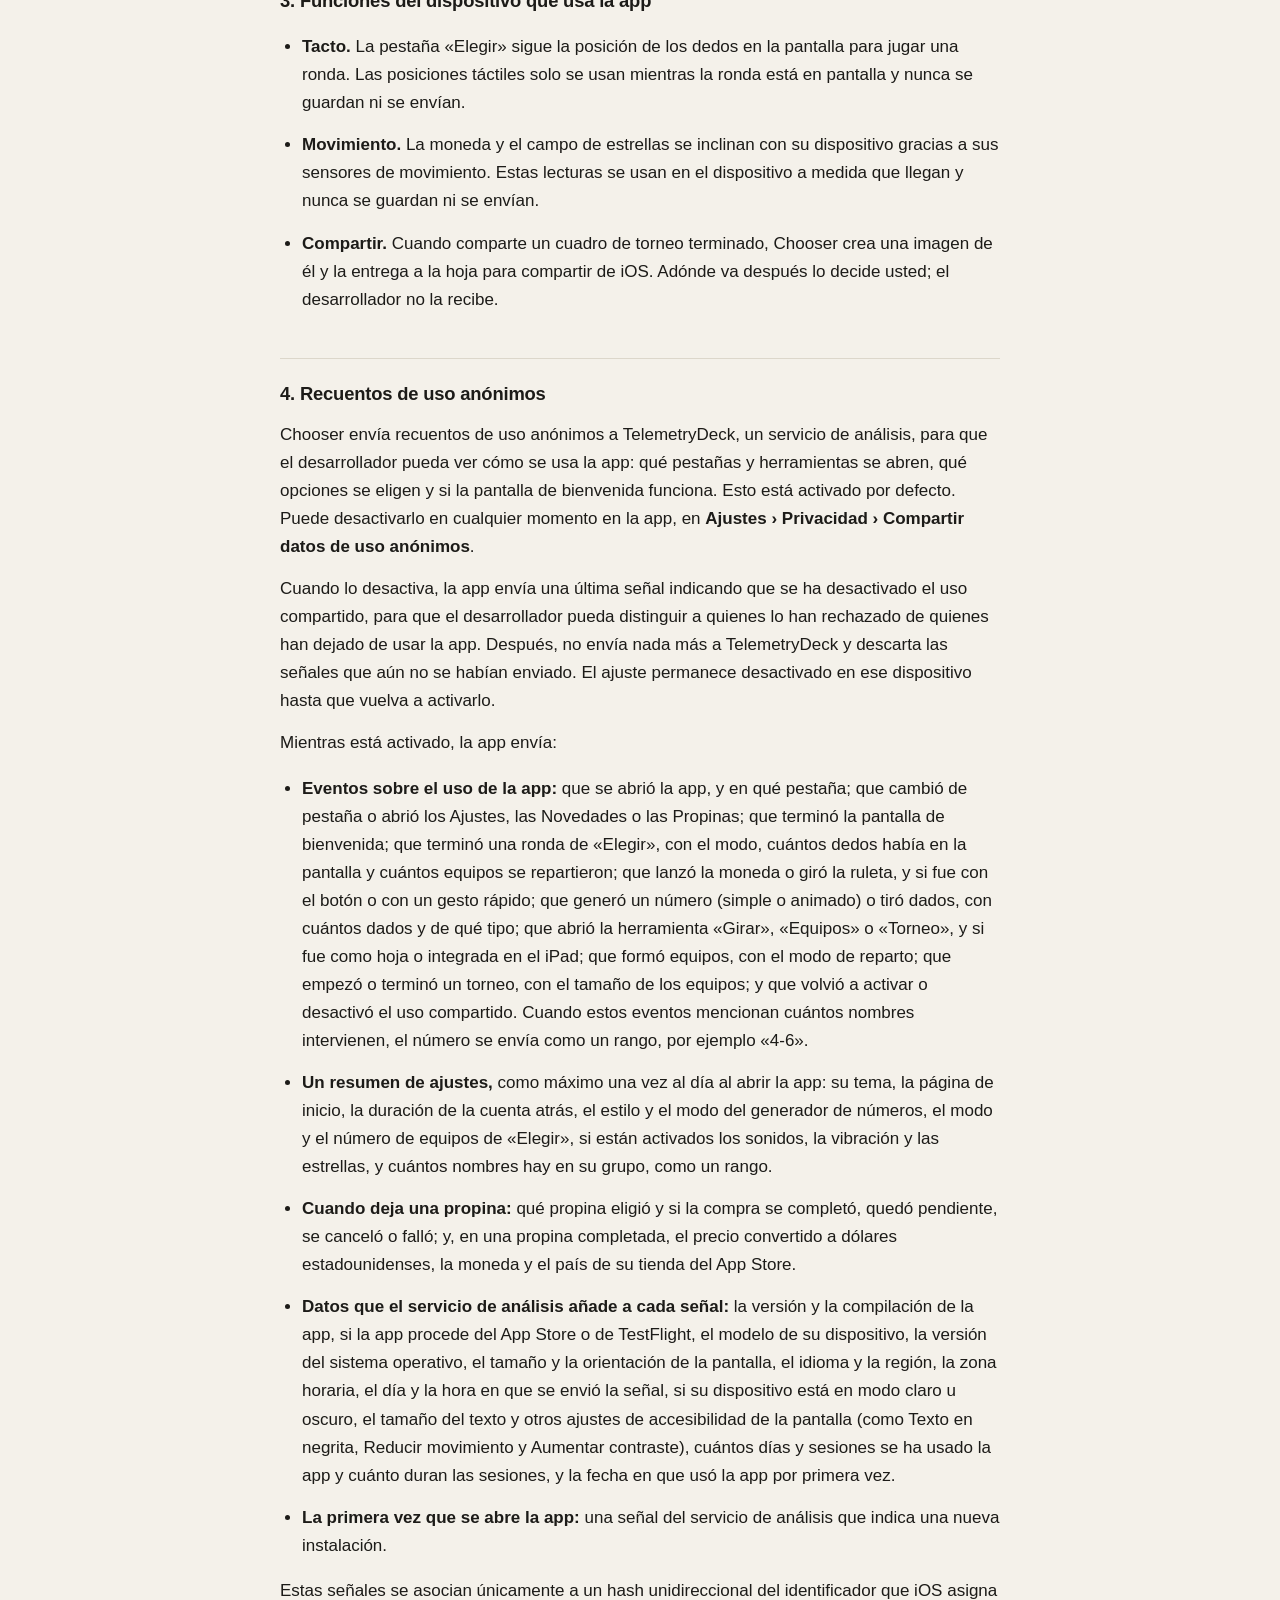
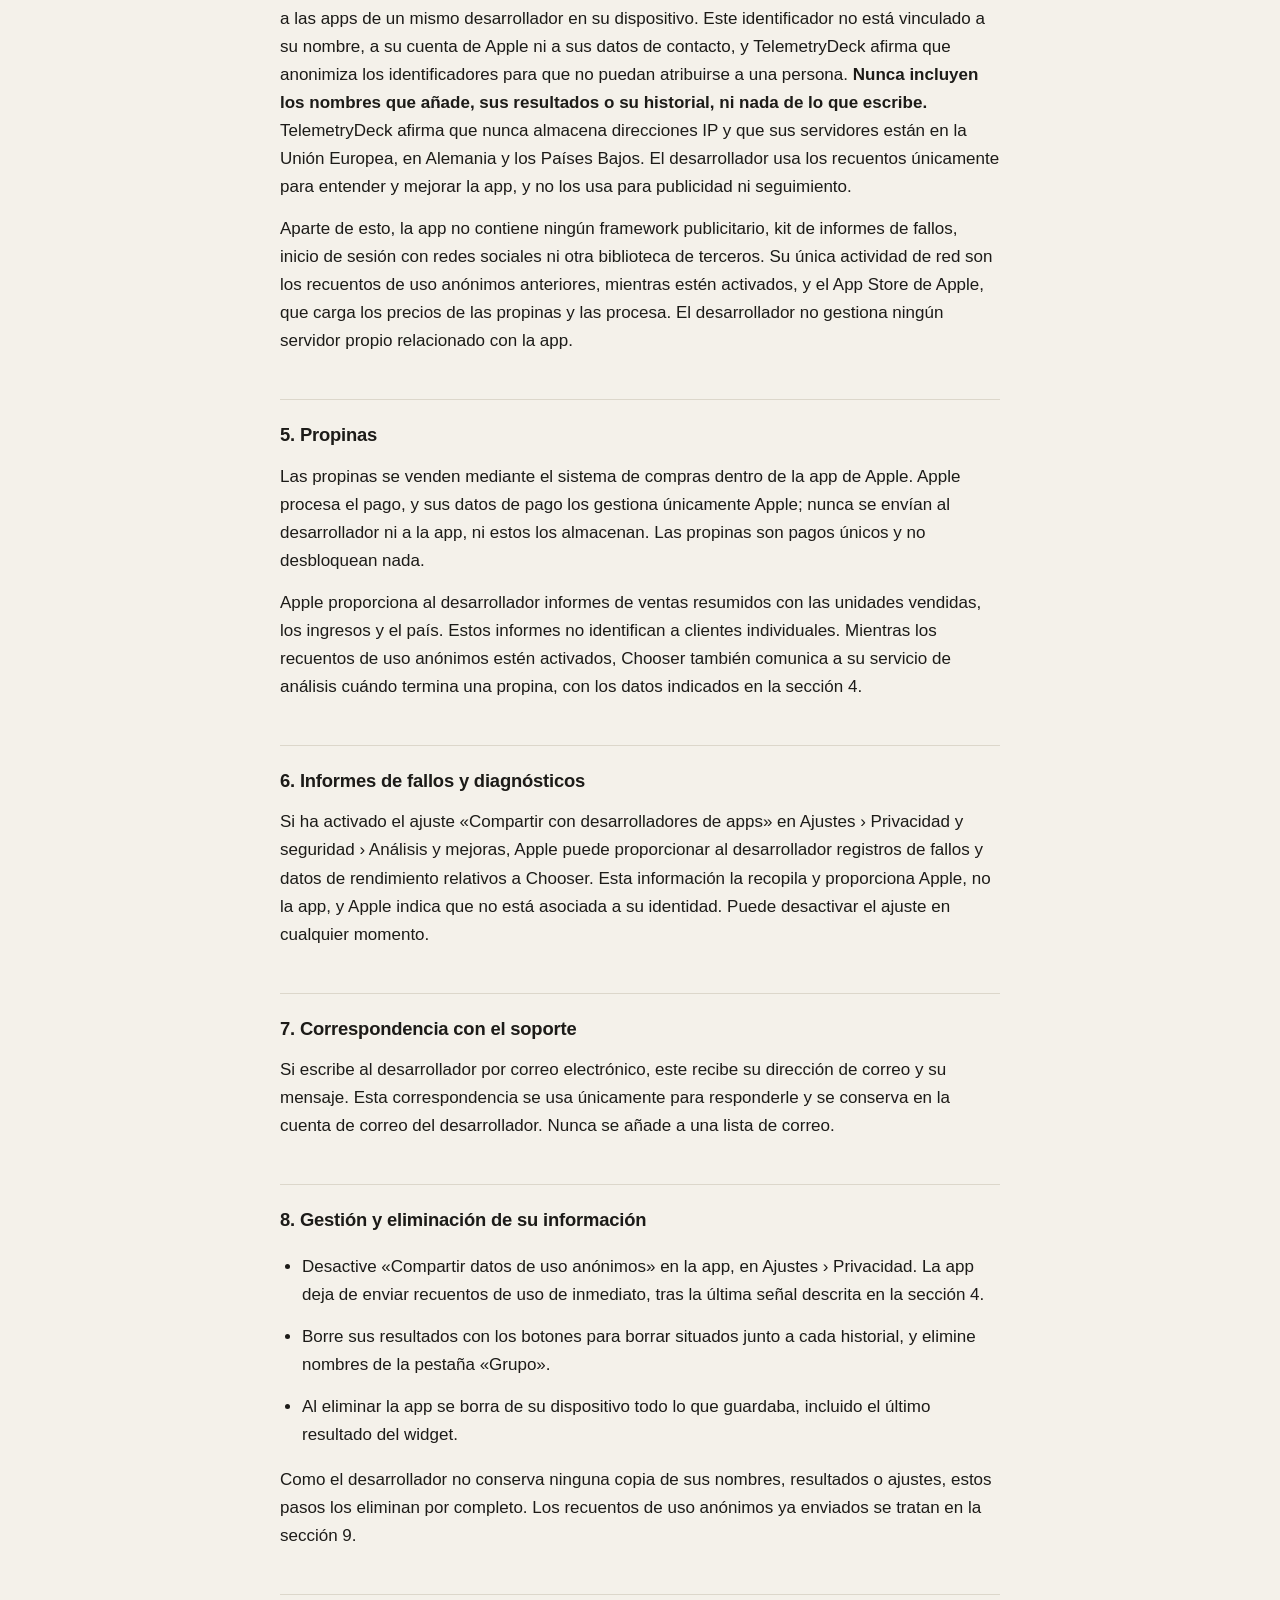
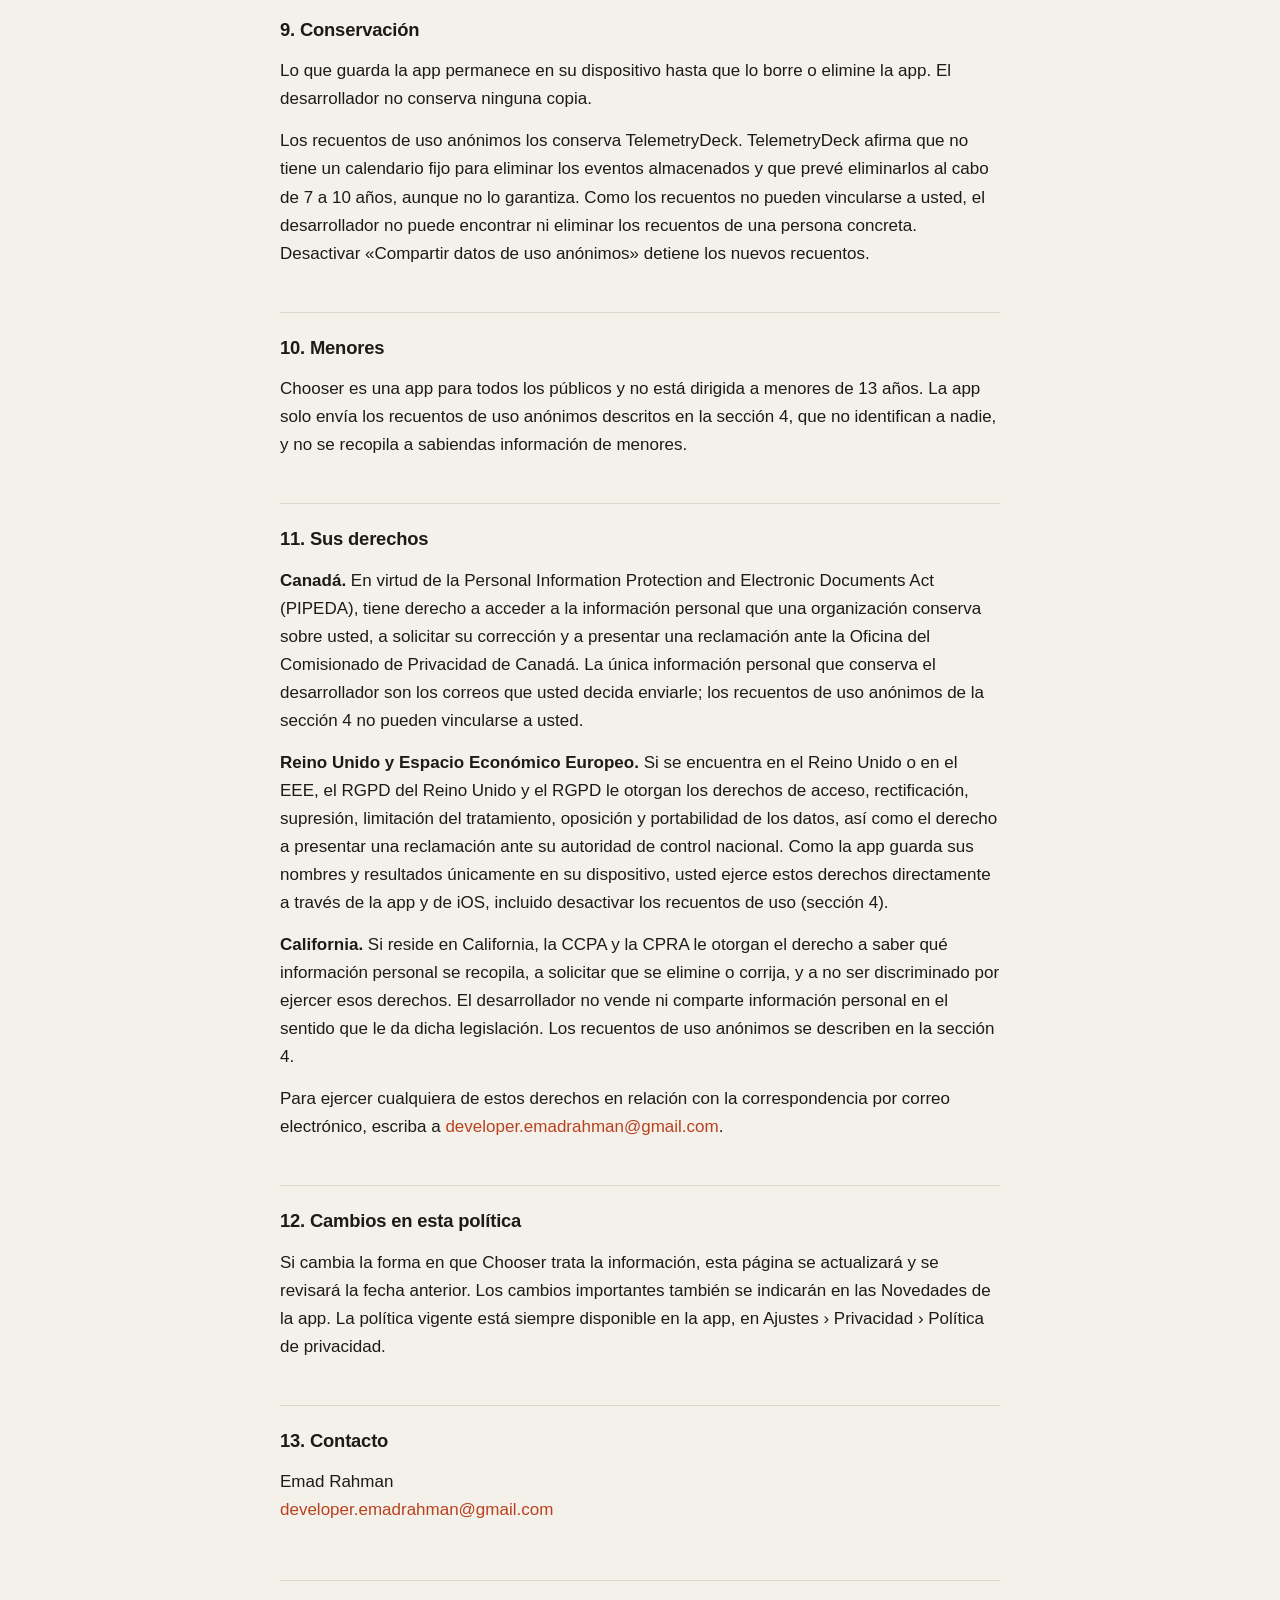
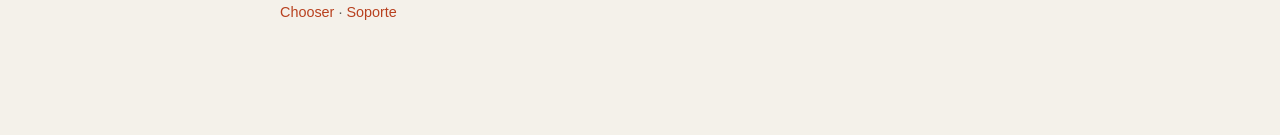
<file: es/privacy.html>
<!doctype html>
<html lang="es">
<head>
<meta charset="utf-8">
<meta name="viewport" content="width=device-width, initial-scale=1">
<title>Política de privacidad — Chooser</title>
<link rel="stylesheet" href="../style.css">
<link rel="alternate" hreflang="en" href="https://emadrahman.github.io/chooser-site/privacy.html">
<link rel="alternate" hreflang="de" href="https://emadrahman.github.io/chooser-site/de/privacy.html">
<link rel="alternate" hreflang="fr" href="https://emadrahman.github.io/chooser-site/fr/privacy.html">
<link rel="alternate" hreflang="es" href="https://emadrahman.github.io/chooser-site/es/privacy.html">
<link rel="alternate" hreflang="pt-BR" href="https://emadrahman.github.io/chooser-site/pt-BR/privacy.html">
<link rel="alternate" hreflang="ja" href="https://emadrahman.github.io/chooser-site/ja/privacy.html">
<link rel="alternate" hreflang="x-default" href="https://emadrahman.github.io/chooser-site/privacy.html">
<script src="../lang.js"></script>
</head>
<body>
<main>

<div class="topbar">
  <details class="lang">
    <summary aria-label="Idioma: Español"><svg viewBox="0 0 24 24" fill="none" stroke="currentColor" stroke-width="1.6" aria-hidden="true"><circle cx="12" cy="12" r="9"/><path d="M3 12h18M12 3c2.5 2.6 3.8 5.6 3.8 9s-1.3 6.4-3.8 9M12 3c-2.5 2.6-3.8 5.6-3.8 9s1.3 6.4 3.8 9"/></svg><span>Español</span></summary>
    <ul>
      <li><a href="../privacy.html" hreflang="en" lang="en" data-lang="en">English</a></li>
      <li><a href="../de/privacy.html" hreflang="de" lang="de" data-lang="de">Deutsch</a></li>
      <li><a href="../fr/privacy.html" hreflang="fr" lang="fr" data-lang="fr">Français</a></li>
      <li><a href="../es/privacy.html" hreflang="es" lang="es" data-lang="es" aria-current="page">Español</a></li>
      <li><a href="../pt-BR/privacy.html" hreflang="pt-BR" lang="pt-BR" data-lang="pt-BR">Português (Brasil)</a></li>
      <li><a href="../ja/privacy.html" hreflang="ja" lang="ja" data-lang="ja">日本語</a></li>
    </ul>
  </details>
</div>

<h1>Política de privacidad</h1>
<p class="updated">Chooser para iPhone y iPad · Última actualización: 27 de octubre de 2026</p>
<p class="notice">Esta traducción se ofrece únicamente con fines informativos. La <a href="../privacy.html" hreflang="en" data-lang="en">versión en inglés</a> es la única vinculante y prevalece en caso de discrepancia.</p>

<div class="box">
  <strong>Resumen</strong>
  <p>Chooser guarda en su dispositivo todo lo que usted introduce, como los nombres de su grupo, sus resultados y su historial. La app no tiene cuenta, publicidad ni código de seguimiento de terceros, y el desarrollador no gestiona ningún servidor. Chooser sí envía recuentos de uso anónimos a un servicio de análisis, TelemetryDeck, para que el desarrollador pueda ver qué partes de la app se usan. Están activados por defecto, puede desactivarlos en la app y nunca incluyen sus nombres ni sus resultados. Consulte la sección 4.</p>
</div>

<h2>1. Ámbito y contacto</h2>
<p>Chooser es una app para iPhone y iPad desarrollada y publicada por Emad Rahman, un desarrollador independiente con sede en Canadá («el desarrollador»). Esta política describe cómo tratan la información la app Chooser y su widget «Cara o cruz».</p>
<p>Las preguntas sobre esta política pueden enviarse a <a href="mailto:developer.emadrahman@gmail.com">developer.emadrahman@gmail.com</a>.</p>

<h2>2. Información que guarda la app</h2>
<p>Chooser guarda lo siguiente en su dispositivo, en el contenedor propio de la app:</p>
<ul>
  <li>los nombres que añade en la pestaña «Grupo», y los equipos y cuadros de torneo creados a partir de ellos;</li>
  <li>sus resultados recientes: lanzamientos de moneda, números aleatorios, tiradas de dados, ganadores de la ruleta y repartos en equipos;</li>
  <li>sus ajustes, como el tema, la duración de la cuenta atrás, el rango de números, la elección de dados, la página de inicio y si están activados los sonidos, la vibración, las estrellas y «Compartir datos de uso anónimos»;</li>
  <li>qué versión de la pantalla de bienvenida y de las Novedades ya ha visto;</li>
  <li>mientras «Compartir datos de uso anónimos» esté activado, la fecha en que se envió el último resumen de ajustes (sección 4);</li>
  <li>los registros propios del servicio de análisis, que su código guarda dentro de la app: las señales pendientes de envío, y el número de sesiones y la fecha de primer uso que les añade (sección 4).</li>
</ul>
<p>El widget «Cara o cruz» guarda su último resultado y cuándo se lanzó en un almacenamiento compartido entre la app y el widget, en su dispositivo.</p>
<p>Todo ello se incluye en las copias de seguridad de su dispositivo según sus ajustes de copia de seguridad de iOS. Nada de esto se envía al desarrollador ni a nadie más, salvo los recuentos de uso anónimos de la sección 4.</p>

<h2>3. Funciones del dispositivo que usa la app</h2>
<ul>
  <li><strong>Tacto.</strong> La pestaña «Elegir» sigue la posición de los dedos en la pantalla para jugar una ronda. Las posiciones táctiles solo se usan mientras la ronda está en pantalla y nunca se guardan ni se envían.</li>
  <li><strong>Movimiento.</strong> La moneda y el campo de estrellas se inclinan con su dispositivo gracias a sus sensores de movimiento. Estas lecturas se usan en el dispositivo a medida que llegan y nunca se guardan ni se envían.</li>
  <li><strong>Compartir.</strong> Cuando comparte un cuadro de torneo terminado, Chooser crea una imagen de él y la entrega a la hoja para compartir de iOS. Adónde va después lo decide usted; el desarrollador no la recibe.</li>
</ul>

<h2>4. Recuentos de uso anónimos</h2>
<p>Chooser envía recuentos de uso anónimos a TelemetryDeck, un servicio de análisis, para que el desarrollador pueda ver cómo se usa la app: qué pestañas y herramientas se abren, qué opciones se eligen y si la pantalla de bienvenida funciona. Esto está activado por defecto. Puede desactivarlo en cualquier momento en la app, en <strong>Ajustes › Privacidad › Compartir datos de uso anónimos</strong>.</p>
<p>Cuando lo desactiva, la app envía una última señal indicando que se ha desactivado el uso compartido, para que el desarrollador pueda distinguir a quienes lo han rechazado de quienes han dejado de usar la app. Después, no envía nada más a TelemetryDeck y descarta las señales que aún no se habían enviado. El ajuste permanece desactivado en ese dispositivo hasta que vuelva a activarlo.</p>
<p>Mientras está activado, la app envía:</p>
<ul>
  <li><strong>Eventos sobre el uso de la app:</strong> que se abrió la app, y en qué pestaña; que cambió de pestaña o abrió los Ajustes, las Novedades o las Propinas; que terminó la pantalla de bienvenida; que terminó una ronda de «Elegir», con el modo, cuántos dedos había en la pantalla y cuántos equipos se repartieron; que lanzó la moneda o giró la ruleta, y si fue con el botón o con un gesto rápido; que generó un número (simple o animado) o tiró dados, con cuántos dados y de qué tipo; que abrió la herramienta «Girar», «Equipos» o «Torneo», y si fue como hoja o integrada en el iPad; que formó equipos, con el modo de reparto; que empezó o terminó un torneo, con el tamaño de los equipos; y que volvió a activar o desactivó el uso compartido. Cuando estos eventos mencionan cuántos nombres intervienen, el número se envía como un rango, por ejemplo «4-6».</li>
  <li><strong>Un resumen de ajustes,</strong> como máximo una vez al día al abrir la app: su tema, la página de inicio, la duración de la cuenta atrás, el estilo y el modo del generador de números, el modo y el número de equipos de «Elegir», si están activados los sonidos, la vibración y las estrellas, y cuántos nombres hay en su grupo, como un rango.</li>
  <li><strong>Cuando deja una propina:</strong> qué propina eligió y si la compra se completó, quedó pendiente, se canceló o falló; y, en una propina completada, el precio convertido a dólares estadounidenses, la moneda y el país de su tienda del App Store.</li>
  <li><strong>Datos que el servicio de análisis añade a cada señal:</strong> la versión y la compilación de la app, si la app procede del App Store o de TestFlight, el modelo de su dispositivo, la versión del sistema operativo, el tamaño y la orientación de la pantalla, el idioma y la región, la zona horaria, el día y la hora en que se envió la señal, si su dispositivo está en modo claro u oscuro, el tamaño del texto y otros ajustes de accesibilidad de la pantalla (como Texto en negrita, Reducir movimiento y Aumentar contraste), cuántos días y sesiones se ha usado la app y cuánto duran las sesiones, y la fecha en que usó la app por primera vez.</li>
  <li><strong>La primera vez que se abre la app:</strong> una señal del servicio de análisis que indica una nueva instalación.</li>
</ul>
<p>Estas señales se asocian únicamente a un hash unidireccional del identificador que iOS asigna a las apps de un mismo desarrollador en su dispositivo. Este identificador no está vinculado a su nombre, a su cuenta de Apple ni a sus datos de contacto, y TelemetryDeck afirma que anonimiza los identificadores para que no puedan atribuirse a una persona. <strong>Nunca incluyen los nombres que añade, sus resultados o su historial, ni nada de lo que escribe.</strong> TelemetryDeck afirma que nunca almacena direcciones IP y que sus servidores están en la Unión Europea, en Alemania y los Países Bajos. El desarrollador usa los recuentos únicamente para entender y mejorar la app, y no los usa para publicidad ni seguimiento.</p>
<p>Aparte de esto, la app no contiene ningún framework publicitario, kit de informes de fallos, inicio de sesión con redes sociales ni otra biblioteca de terceros. Su única actividad de red son los recuentos de uso anónimos anteriores, mientras estén activados, y el App Store de Apple, que carga los precios de las propinas y las procesa. El desarrollador no gestiona ningún servidor propio relacionado con la app.</p>

<h2>5. Propinas</h2>
<p>Las propinas se venden mediante el sistema de compras dentro de la app de Apple. Apple procesa el pago, y sus datos de pago los gestiona únicamente Apple; nunca se envían al desarrollador ni a la app, ni estos los almacenan. Las propinas son pagos únicos y no desbloquean nada.</p>
<p>Apple proporciona al desarrollador informes de ventas resumidos con las unidades vendidas, los ingresos y el país. Estos informes no identifican a clientes individuales. Mientras los recuentos de uso anónimos estén activados, Chooser también comunica a su servicio de análisis cuándo termina una propina, con los datos indicados en la sección 4.</p>

<h2>6. Informes de fallos y diagnósticos</h2>
<p>Si ha activado el ajuste «Compartir con desarrolladores de apps» en Ajustes › Privacidad y seguridad › Análisis y mejoras, Apple puede proporcionar al desarrollador registros de fallos y datos de rendimiento relativos a Chooser. Esta información la recopila y proporciona Apple, no la app, y Apple indica que no está asociada a su identidad. Puede desactivar el ajuste en cualquier momento.</p>

<h2>7. Correspondencia con el soporte</h2>
<p>Si escribe al desarrollador por correo electrónico, este recibe su dirección de correo y su mensaje. Esta correspondencia se usa únicamente para responderle y se conserva en la cuenta de correo del desarrollador. Nunca se añade a una lista de correo.</p>

<h2>8. Gestión y eliminación de su información</h2>
<ul>
  <li>Desactive «Compartir datos de uso anónimos» en la app, en Ajustes › Privacidad. La app deja de enviar recuentos de uso de inmediato, tras la última señal descrita en la sección 4.</li>
  <li>Borre sus resultados con los botones para borrar situados junto a cada historial, y elimine nombres de la pestaña «Grupo».</li>
  <li>Al eliminar la app se borra de su dispositivo todo lo que guardaba, incluido el último resultado del widget.</li>
</ul>
<p>Como el desarrollador no conserva ninguna copia de sus nombres, resultados o ajustes, estos pasos los eliminan por completo. Los recuentos de uso anónimos ya enviados se tratan en la sección 9.</p>

<h2>9. Conservación</h2>
<p>Lo que guarda la app permanece en su dispositivo hasta que lo borre o elimine la app. El desarrollador no conserva ninguna copia.</p>
<p>Los recuentos de uso anónimos los conserva TelemetryDeck. TelemetryDeck afirma que no tiene un calendario fijo para eliminar los eventos almacenados y que prevé eliminarlos al cabo de 7 a 10 años, aunque no lo garantiza. Como los recuentos no pueden vincularse a usted, el desarrollador no puede encontrar ni eliminar los recuentos de una persona concreta. Desactivar «Compartir datos de uso anónimos» detiene los nuevos recuentos.</p>

<h2>10. Menores</h2>
<p>Chooser es una app para todos los públicos y no está dirigida a menores de 13 años. La app solo envía los recuentos de uso anónimos descritos en la sección 4, que no identifican a nadie, y no se recopila a sabiendas información de menores.</p>

<h2>11. Sus derechos</h2>
<p><strong>Canadá.</strong> En virtud de la Personal Information Protection and Electronic Documents Act (PIPEDA), tiene derecho a acceder a la información personal que una organización conserva sobre usted, a solicitar su corrección y a presentar una reclamación ante la Oficina del Comisionado de Privacidad de Canadá. La única información personal que conserva el desarrollador son los correos que usted decida enviarle; los recuentos de uso anónimos de la sección 4 no pueden vincularse a usted.</p>
<p><strong>Reino Unido y Espacio Económico Europeo.</strong> Si se encuentra en el Reino Unido o en el EEE, el RGPD del Reino Unido y el RGPD le otorgan los derechos de acceso, rectificación, supresión, limitación del tratamiento, oposición y portabilidad de los datos, así como el derecho a presentar una reclamación ante su autoridad de control nacional. Como la app guarda sus nombres y resultados únicamente en su dispositivo, usted ejerce estos derechos directamente a través de la app y de iOS, incluido desactivar los recuentos de uso (sección 4).</p>
<p><strong>California.</strong> Si reside en California, la CCPA y la CPRA le otorgan el derecho a saber qué información personal se recopila, a solicitar que se elimine o corrija, y a no ser discriminado por ejercer esos derechos. El desarrollador no vende ni comparte información personal en el sentido que le da dicha legislación. Los recuentos de uso anónimos se describen en la sección 4.</p>
<p>Para ejercer cualquiera de estos derechos en relación con la correspondencia por correo electrónico, escriba a <a href="mailto:developer.emadrahman@gmail.com">developer.emadrahman@gmail.com</a>.</p>

<h2>12. Cambios en esta política</h2>
<p>Si cambia la forma en que Chooser trata la información, esta página se actualizará y se revisará la fecha anterior. Los cambios importantes también se indicarán en las Novedades de la app. La política vigente está siempre disponible en la app, en Ajustes › Privacidad › Política de privacidad.</p>

<h2>13. Contacto</h2>
<p>Emad Rahman<br><a href="mailto:developer.emadrahman@gmail.com">developer.emadrahman@gmail.com</a></p>

<footer>
  <p><a href="../index.html">Chooser</a> · <a href="../support.html">Soporte</a></p>
</footer>

</main>
</body>
</html>
</file>
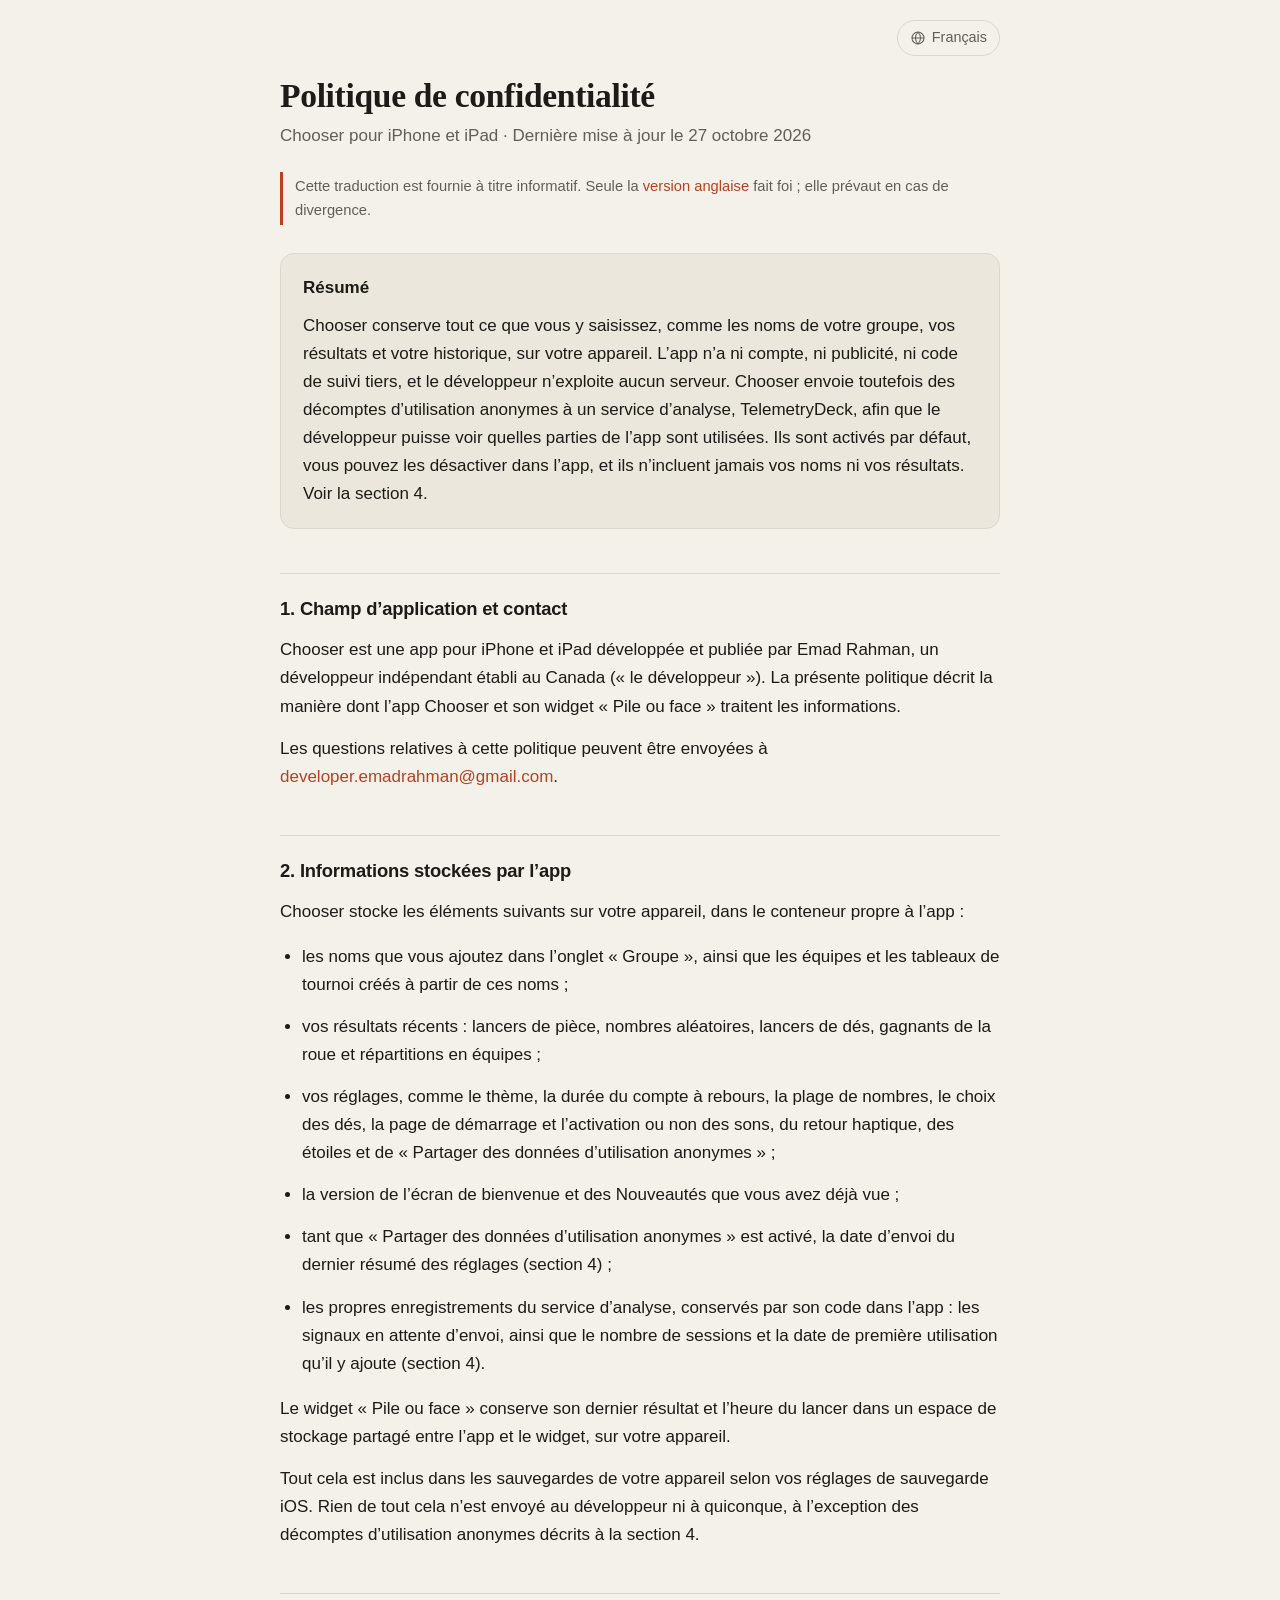
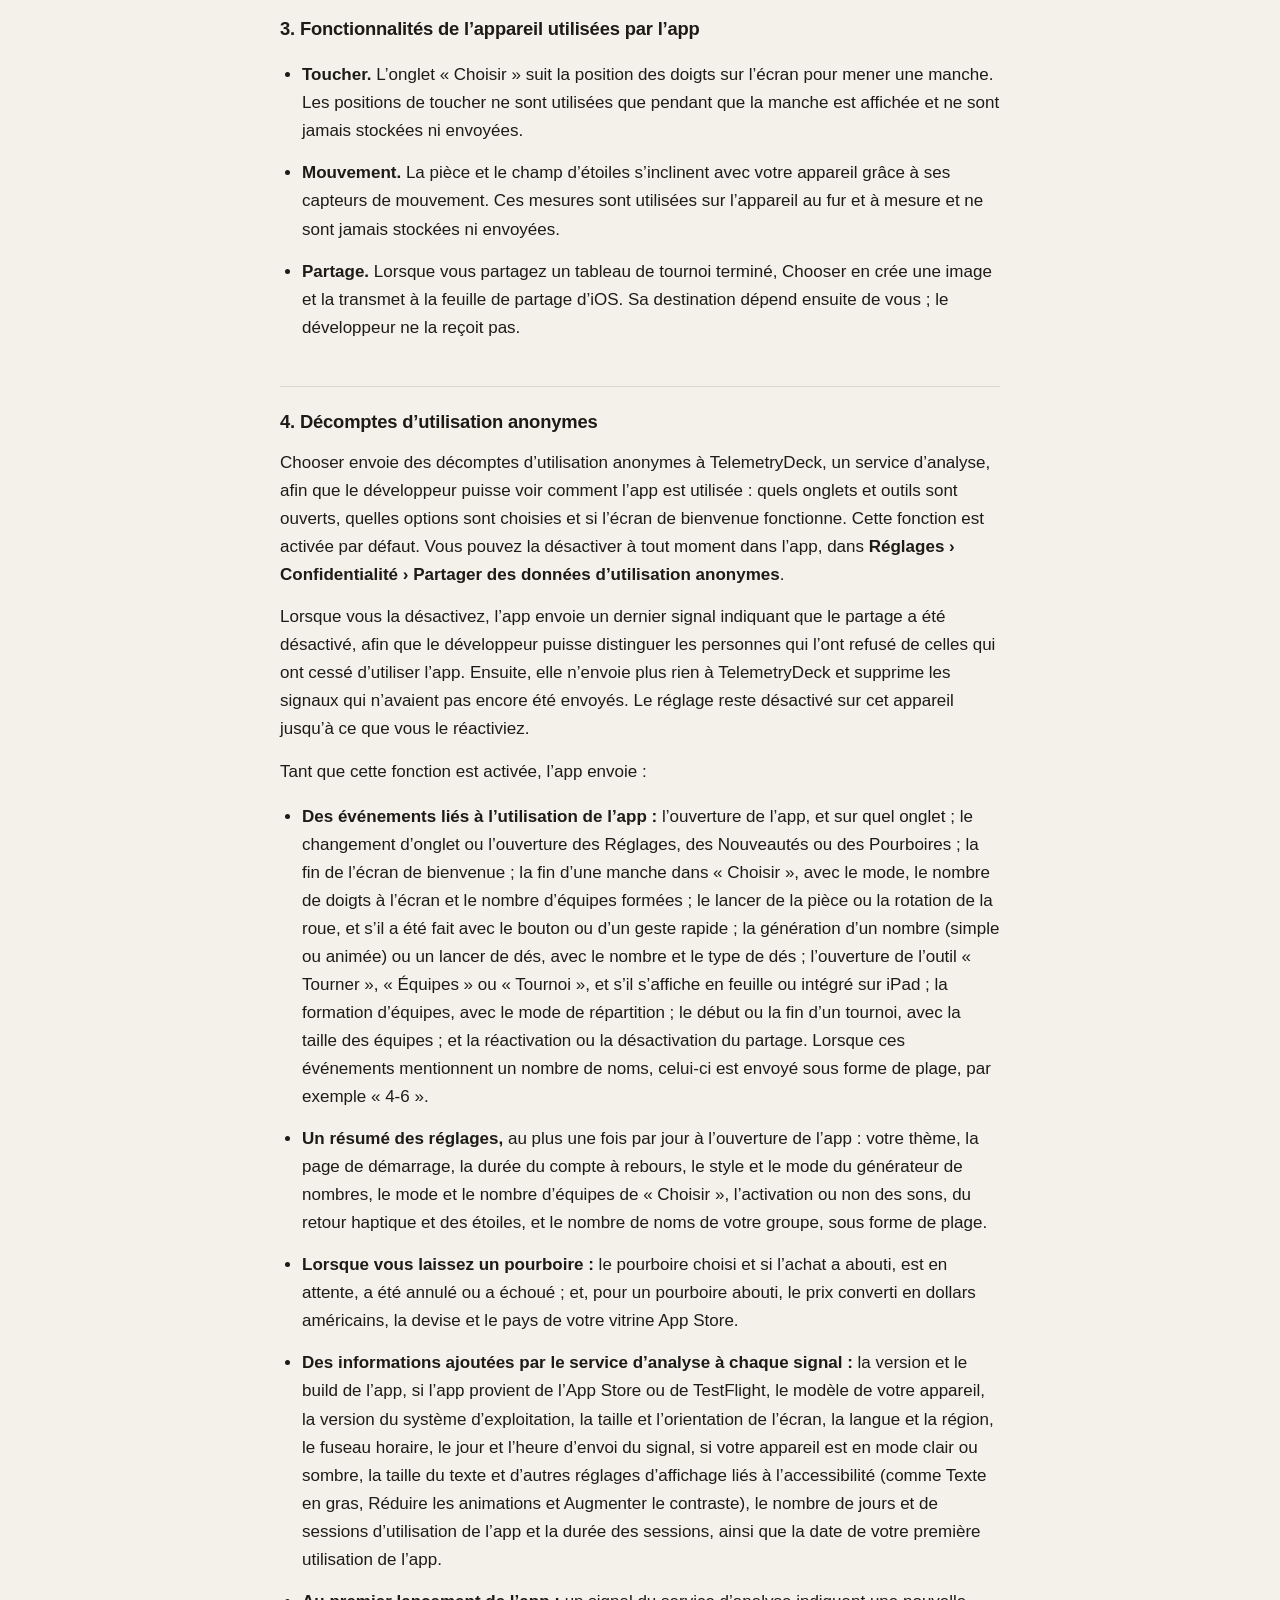
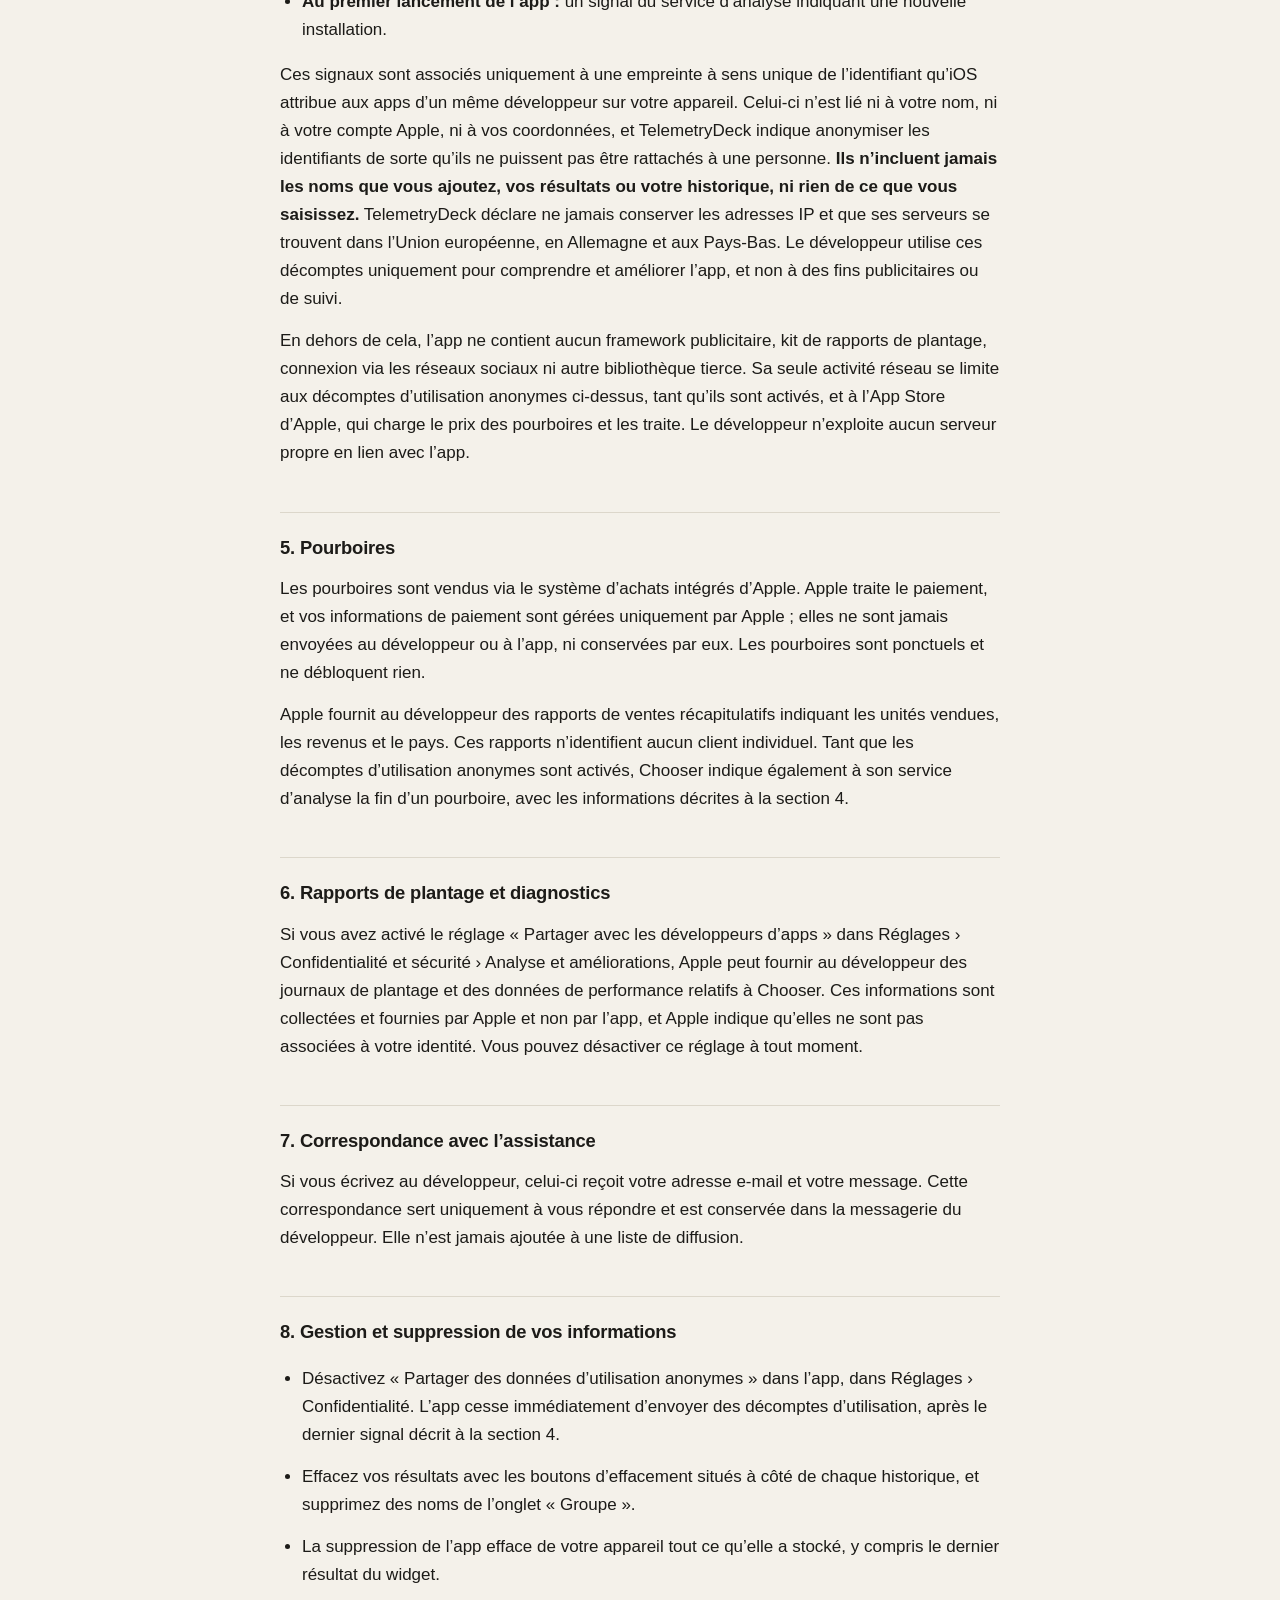
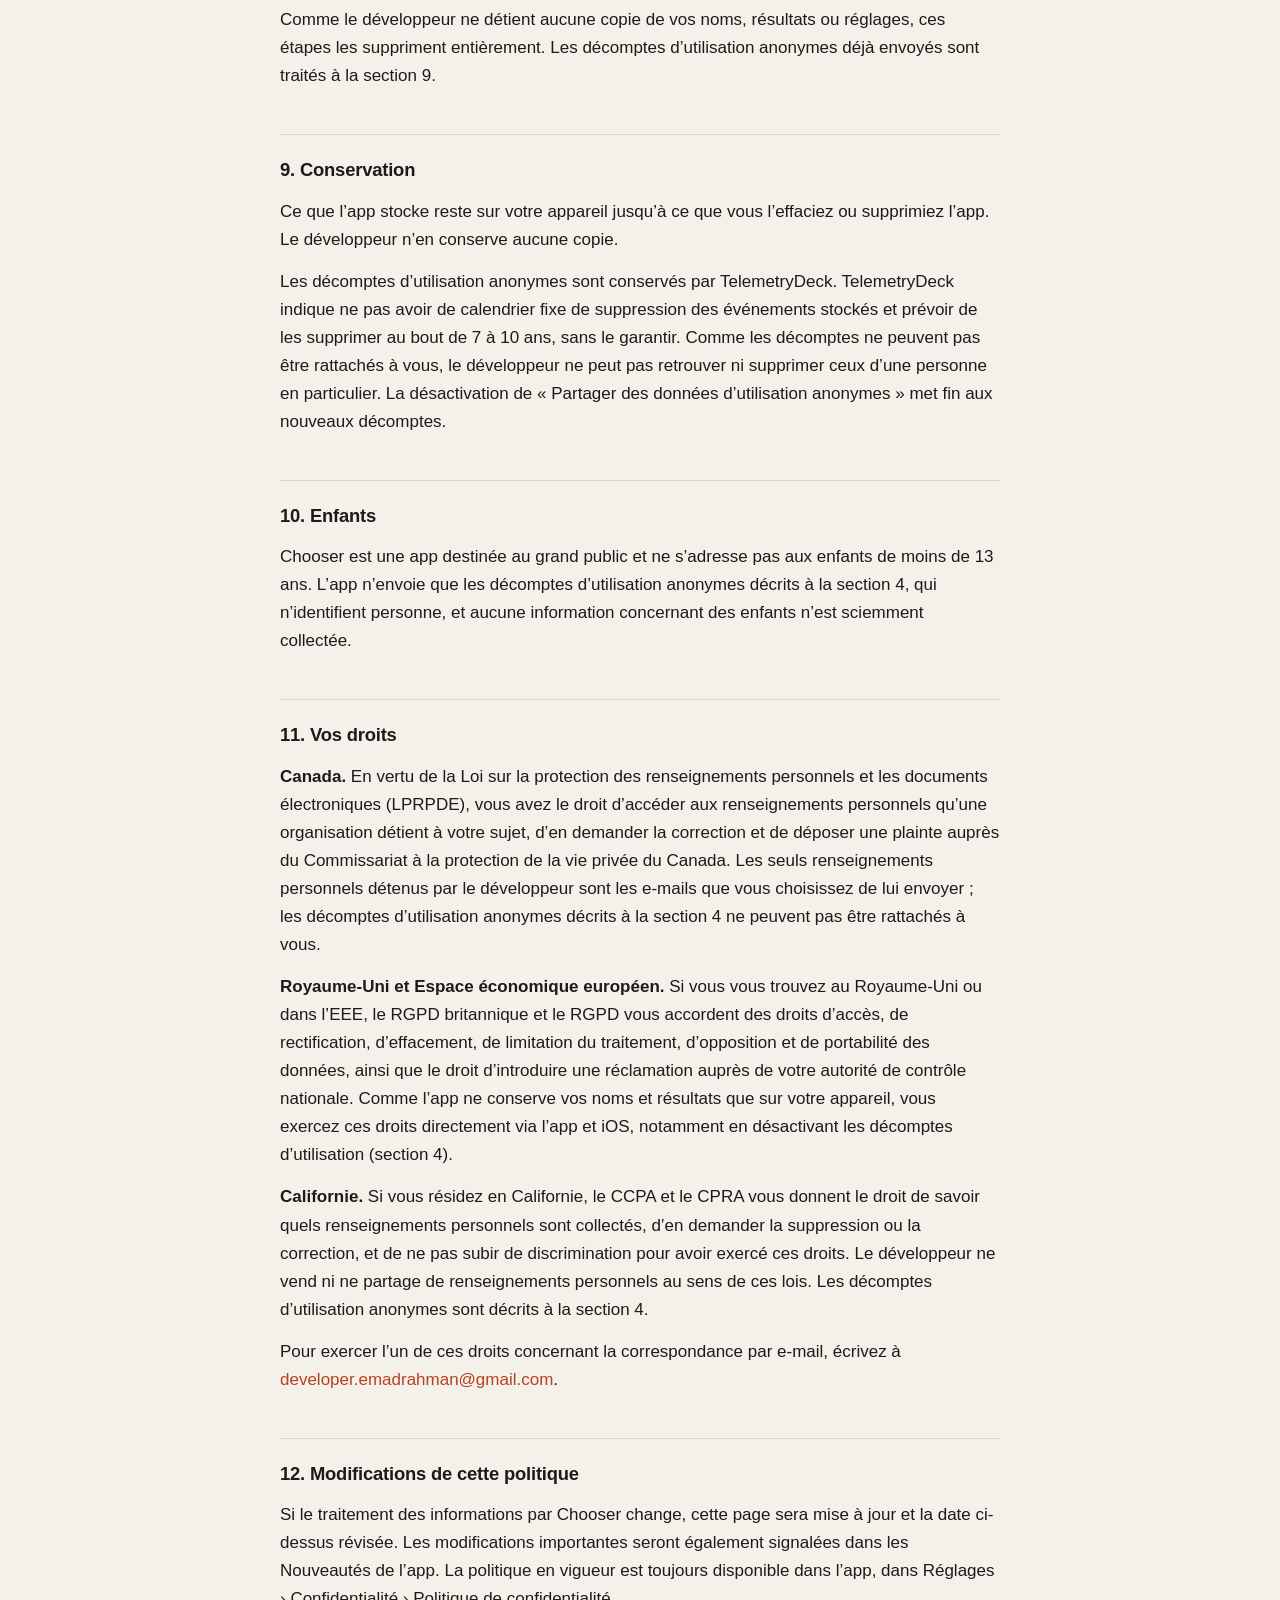
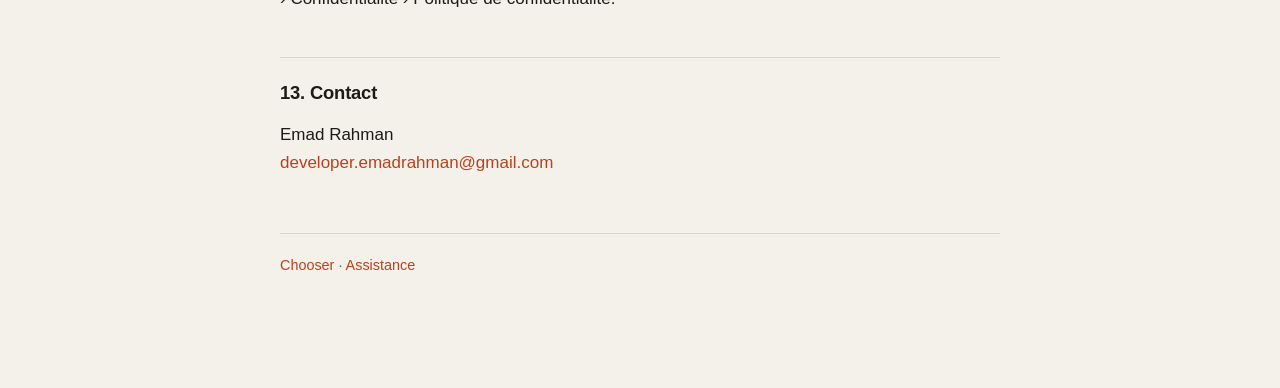
<file: fr/privacy.html>
<!doctype html>
<html lang="fr">
<head>
<meta charset="utf-8">
<meta name="viewport" content="width=device-width, initial-scale=1">
<title>Politique de confidentialité — Chooser</title>
<link rel="stylesheet" href="../style.css">
<link rel="alternate" hreflang="en" href="https://emadrahman.github.io/chooser-site/privacy.html">
<link rel="alternate" hreflang="de" href="https://emadrahman.github.io/chooser-site/de/privacy.html">
<link rel="alternate" hreflang="fr" href="https://emadrahman.github.io/chooser-site/fr/privacy.html">
<link rel="alternate" hreflang="es" href="https://emadrahman.github.io/chooser-site/es/privacy.html">
<link rel="alternate" hreflang="pt-BR" href="https://emadrahman.github.io/chooser-site/pt-BR/privacy.html">
<link rel="alternate" hreflang="ja" href="https://emadrahman.github.io/chooser-site/ja/privacy.html">
<link rel="alternate" hreflang="x-default" href="https://emadrahman.github.io/chooser-site/privacy.html">
<script src="../lang.js"></script>
</head>
<body>
<main>

<div class="topbar">
  <details class="lang">
    <summary aria-label="Langue : Français"><svg viewBox="0 0 24 24" fill="none" stroke="currentColor" stroke-width="1.6" aria-hidden="true"><circle cx="12" cy="12" r="9"/><path d="M3 12h18M12 3c2.5 2.6 3.8 5.6 3.8 9s-1.3 6.4-3.8 9M12 3c-2.5 2.6-3.8 5.6-3.8 9s1.3 6.4 3.8 9"/></svg><span>Français</span></summary>
    <ul>
      <li><a href="../privacy.html" hreflang="en" lang="en" data-lang="en">English</a></li>
      <li><a href="../de/privacy.html" hreflang="de" lang="de" data-lang="de">Deutsch</a></li>
      <li><a href="../fr/privacy.html" hreflang="fr" lang="fr" data-lang="fr" aria-current="page">Français</a></li>
      <li><a href="../es/privacy.html" hreflang="es" lang="es" data-lang="es">Español</a></li>
      <li><a href="../pt-BR/privacy.html" hreflang="pt-BR" lang="pt-BR" data-lang="pt-BR">Português (Brasil)</a></li>
      <li><a href="../ja/privacy.html" hreflang="ja" lang="ja" data-lang="ja">日本語</a></li>
    </ul>
  </details>
</div>

<h1>Politique de confidentialité</h1>
<p class="updated">Chooser pour iPhone et iPad · Dernière mise à jour le 27 octobre 2026</p>
<p class="notice">Cette traduction est fournie à titre informatif. Seule la <a href="../privacy.html" hreflang="en" data-lang="en">version anglaise</a> fait foi ; elle prévaut en cas de divergence.</p>

<div class="box">
  <strong>Résumé</strong>
  <p>Chooser conserve tout ce que vous y saisissez, comme les noms de votre groupe, vos résultats et votre historique, sur votre appareil. L’app n’a ni compte, ni publicité, ni code de suivi tiers, et le développeur n’exploite aucun serveur. Chooser envoie toutefois des décomptes d’utilisation anonymes à un service d’analyse, TelemetryDeck, afin que le développeur puisse voir quelles parties de l’app sont utilisées. Ils sont activés par défaut, vous pouvez les désactiver dans l’app, et ils n’incluent jamais vos noms ni vos résultats. Voir la section 4.</p>
</div>

<h2>1. Champ d’application et contact</h2>
<p>Chooser est une app pour iPhone et iPad développée et publiée par Emad Rahman, un développeur indépendant établi au Canada (« le développeur »). La présente politique décrit la manière dont l’app Chooser et son widget « Pile ou face » traitent les informations.</p>
<p>Les questions relatives à cette politique peuvent être envoyées à <a href="mailto:developer.emadrahman@gmail.com">developer.emadrahman@gmail.com</a>.</p>

<h2>2. Informations stockées par l’app</h2>
<p>Chooser stocke les éléments suivants sur votre appareil, dans le conteneur propre à l’app :</p>
<ul>
  <li>les noms que vous ajoutez dans l’onglet « Groupe », ainsi que les équipes et les tableaux de tournoi créés à partir de ces noms ;</li>
  <li>vos résultats récents : lancers de pièce, nombres aléatoires, lancers de dés, gagnants de la roue et répartitions en équipes ;</li>
  <li>vos réglages, comme le thème, la durée du compte à rebours, la plage de nombres, le choix des dés, la page de démarrage et l’activation ou non des sons, du retour haptique, des étoiles et de « Partager des données d’utilisation anonymes » ;</li>
  <li>la version de l’écran de bienvenue et des Nouveautés que vous avez déjà vue ;</li>
  <li>tant que « Partager des données d’utilisation anonymes » est activé, la date d’envoi du dernier résumé des réglages (section 4) ;</li>
  <li>les propres enregistrements du service d’analyse, conservés par son code dans l’app : les signaux en attente d’envoi, ainsi que le nombre de sessions et la date de première utilisation qu’il y ajoute (section 4).</li>
</ul>
<p>Le widget « Pile ou face » conserve son dernier résultat et l’heure du lancer dans un espace de stockage partagé entre l’app et le widget, sur votre appareil.</p>
<p>Tout cela est inclus dans les sauvegardes de votre appareil selon vos réglages de sauvegarde iOS. Rien de tout cela n’est envoyé au développeur ni à quiconque, à l’exception des décomptes d’utilisation anonymes décrits à la section 4.</p>

<h2>3. Fonctionnalités de l’appareil utilisées par l’app</h2>
<ul>
  <li><strong>Toucher.</strong> L’onglet « Choisir » suit la position des doigts sur l’écran pour mener une manche. Les positions de toucher ne sont utilisées que pendant que la manche est affichée et ne sont jamais stockées ni envoyées.</li>
  <li><strong>Mouvement.</strong> La pièce et le champ d’étoiles s’inclinent avec votre appareil grâce à ses capteurs de mouvement. Ces mesures sont utilisées sur l’appareil au fur et à mesure et ne sont jamais stockées ni envoyées.</li>
  <li><strong>Partage.</strong> Lorsque vous partagez un tableau de tournoi terminé, Chooser en crée une image et la transmet à la feuille de partage d’iOS. Sa destination dépend ensuite de vous ; le développeur ne la reçoit pas.</li>
</ul>

<h2>4. Décomptes d’utilisation anonymes</h2>
<p>Chooser envoie des décomptes d’utilisation anonymes à TelemetryDeck, un service d’analyse, afin que le développeur puisse voir comment l’app est utilisée : quels onglets et outils sont ouverts, quelles options sont choisies et si l’écran de bienvenue fonctionne. Cette fonction est activée par défaut. Vous pouvez la désactiver à tout moment dans l’app, dans <strong>Réglages › Confidentialité › Partager des données d’utilisation anonymes</strong>.</p>
<p>Lorsque vous la désactivez, l’app envoie un dernier signal indiquant que le partage a été désactivé, afin que le développeur puisse distinguer les personnes qui l’ont refusé de celles qui ont cessé d’utiliser l’app. Ensuite, elle n’envoie plus rien à TelemetryDeck et supprime les signaux qui n’avaient pas encore été envoyés. Le réglage reste désactivé sur cet appareil jusqu’à ce que vous le réactiviez.</p>
<p>Tant que cette fonction est activée, l’app envoie :</p>
<ul>
  <li><strong>Des événements liés à l’utilisation de l’app :</strong> l’ouverture de l’app, et sur quel onglet ; le changement d’onglet ou l’ouverture des Réglages, des Nouveautés ou des Pourboires ; la fin de l’écran de bienvenue ; la fin d’une manche dans « Choisir », avec le mode, le nombre de doigts à l’écran et le nombre d’équipes formées ; le lancer de la pièce ou la rotation de la roue, et s’il a été fait avec le bouton ou d’un geste rapide ; la génération d’un nombre (simple ou animée) ou un lancer de dés, avec le nombre et le type de dés ; l’ouverture de l’outil « Tourner », « Équipes » ou « Tournoi », et s’il s’affiche en feuille ou intégré sur iPad ; la formation d’équipes, avec le mode de répartition ; le début ou la fin d’un tournoi, avec la taille des équipes ; et la réactivation ou la désactivation du partage. Lorsque ces événements mentionnent un nombre de noms, celui-ci est envoyé sous forme de plage, par exemple « 4-6 ».</li>
  <li><strong>Un résumé des réglages,</strong> au plus une fois par jour à l’ouverture de l’app : votre thème, la page de démarrage, la durée du compte à rebours, le style et le mode du générateur de nombres, le mode et le nombre d’équipes de « Choisir », l’activation ou non des sons, du retour haptique et des étoiles, et le nombre de noms de votre groupe, sous forme de plage.</li>
  <li><strong>Lorsque vous laissez un pourboire :</strong> le pourboire choisi et si l’achat a abouti, est en attente, a été annulé ou a échoué ; et, pour un pourboire abouti, le prix converti en dollars américains, la devise et le pays de votre vitrine App Store.</li>
  <li><strong>Des informations ajoutées par le service d’analyse à chaque signal :</strong> la version et le build de l’app, si l’app provient de l’App Store ou de TestFlight, le modèle de votre appareil, la version du système d’exploitation, la taille et l’orientation de l’écran, la langue et la région, le fuseau horaire, le jour et l’heure d’envoi du signal, si votre appareil est en mode clair ou sombre, la taille du texte et d’autres réglages d’affichage liés à l’accessibilité (comme Texte en gras, Réduire les animations et Augmenter le contraste), le nombre de jours et de sessions d’utilisation de l’app et la durée des sessions, ainsi que la date de votre première utilisation de l’app.</li>
  <li><strong>Au premier lancement de l’app :</strong> un signal du service d’analyse indiquant une nouvelle installation.</li>
</ul>
<p>Ces signaux sont associés uniquement à une empreinte à sens unique de l’identifiant qu’iOS attribue aux apps d’un même développeur sur votre appareil. Celui-ci n’est lié ni à votre nom, ni à votre compte Apple, ni à vos coordonnées, et TelemetryDeck indique anonymiser les identifiants de sorte qu’ils ne puissent pas être rattachés à une personne. <strong>Ils n’incluent jamais les noms que vous ajoutez, vos résultats ou votre historique, ni rien de ce que vous saisissez.</strong> TelemetryDeck déclare ne jamais conserver les adresses IP et que ses serveurs se trouvent dans l’Union européenne, en Allemagne et aux Pays-Bas. Le développeur utilise ces décomptes uniquement pour comprendre et améliorer l’app, et non à des fins publicitaires ou de suivi.</p>
<p>En dehors de cela, l’app ne contient aucun framework publicitaire, kit de rapports de plantage, connexion via les réseaux sociaux ni autre bibliothèque tierce. Sa seule activité réseau se limite aux décomptes d’utilisation anonymes ci-dessus, tant qu’ils sont activés, et à l’App Store d’Apple, qui charge le prix des pourboires et les traite. Le développeur n’exploite aucun serveur propre en lien avec l’app.</p>

<h2>5. Pourboires</h2>
<p>Les pourboires sont vendus via le système d’achats intégrés d’Apple. Apple traite le paiement, et vos informations de paiement sont gérées uniquement par Apple ; elles ne sont jamais envoyées au développeur ou à l’app, ni conservées par eux. Les pourboires sont ponctuels et ne débloquent rien.</p>
<p>Apple fournit au développeur des rapports de ventes récapitulatifs indiquant les unités vendues, les revenus et le pays. Ces rapports n’identifient aucun client individuel. Tant que les décomptes d’utilisation anonymes sont activés, Chooser indique également à son service d’analyse la fin d’un pourboire, avec les informations décrites à la section 4.</p>

<h2>6. Rapports de plantage et diagnostics</h2>
<p>Si vous avez activé le réglage « Partager avec les développeurs d’apps » dans Réglages › Confidentialité et sécurité › Analyse et améliorations, Apple peut fournir au développeur des journaux de plantage et des données de performance relatifs à Chooser. Ces informations sont collectées et fournies par Apple et non par l’app, et Apple indique qu’elles ne sont pas associées à votre identité. Vous pouvez désactiver ce réglage à tout moment.</p>

<h2>7. Correspondance avec l’assistance</h2>
<p>Si vous écrivez au développeur, celui-ci reçoit votre adresse e-mail et votre message. Cette correspondance sert uniquement à vous répondre et est conservée dans la messagerie du développeur. Elle n’est jamais ajoutée à une liste de diffusion.</p>

<h2>8. Gestion et suppression de vos informations</h2>
<ul>
  <li>Désactivez « Partager des données d’utilisation anonymes » dans l’app, dans Réglages › Confidentialité. L’app cesse immédiatement d’envoyer des décomptes d’utilisation, après le dernier signal décrit à la section 4.</li>
  <li>Effacez vos résultats avec les boutons d’effacement situés à côté de chaque historique, et supprimez des noms de l’onglet « Groupe ».</li>
  <li>La suppression de l’app efface de votre appareil tout ce qu’elle a stocké, y compris le dernier résultat du widget.</li>
</ul>
<p>Comme le développeur ne détient aucune copie de vos noms, résultats ou réglages, ces étapes les suppriment entièrement. Les décomptes d’utilisation anonymes déjà envoyés sont traités à la section 9.</p>

<h2>9. Conservation</h2>
<p>Ce que l’app stocke reste sur votre appareil jusqu’à ce que vous l’effaciez ou supprimiez l’app. Le développeur n’en conserve aucune copie.</p>
<p>Les décomptes d’utilisation anonymes sont conservés par TelemetryDeck. TelemetryDeck indique ne pas avoir de calendrier fixe de suppression des événements stockés et prévoir de les supprimer au bout de 7 à 10 ans, sans le garantir. Comme les décomptes ne peuvent pas être rattachés à vous, le développeur ne peut pas retrouver ni supprimer ceux d’une personne en particulier. La désactivation de « Partager des données d’utilisation anonymes » met fin aux nouveaux décomptes.</p>

<h2>10. Enfants</h2>
<p>Chooser est une app destinée au grand public et ne s’adresse pas aux enfants de moins de 13 ans. L’app n’envoie que les décomptes d’utilisation anonymes décrits à la section 4, qui n’identifient personne, et aucune information concernant des enfants n’est sciemment collectée.</p>

<h2>11. Vos droits</h2>
<p><strong>Canada.</strong> En vertu de la Loi sur la protection des renseignements personnels et les documents électroniques (LPRPDE), vous avez le droit d’accéder aux renseignements personnels qu’une organisation détient à votre sujet, d’en demander la correction et de déposer une plainte auprès du Commissariat à la protection de la vie privée du Canada. Les seuls renseignements personnels détenus par le développeur sont les e-mails que vous choisissez de lui envoyer ; les décomptes d’utilisation anonymes décrits à la section 4 ne peuvent pas être rattachés à vous.</p>
<p><strong>Royaume-Uni et Espace économique européen.</strong> Si vous vous trouvez au Royaume-Uni ou dans l’EEE, le RGPD britannique et le RGPD vous accordent des droits d’accès, de rectification, d’effacement, de limitation du traitement, d’opposition et de portabilité des données, ainsi que le droit d’introduire une réclamation auprès de votre autorité de contrôle nationale. Comme l’app ne conserve vos noms et résultats que sur votre appareil, vous exercez ces droits directement via l’app et iOS, notamment en désactivant les décomptes d’utilisation (section 4).</p>
<p><strong>Californie.</strong> Si vous résidez en Californie, le CCPA et le CPRA vous donnent le droit de savoir quels renseignements personnels sont collectés, d’en demander la suppression ou la correction, et de ne pas subir de discrimination pour avoir exercé ces droits. Le développeur ne vend ni ne partage de renseignements personnels au sens de ces lois. Les décomptes d’utilisation anonymes sont décrits à la section 4.</p>
<p>Pour exercer l’un de ces droits concernant la correspondance par e-mail, écrivez à <a href="mailto:developer.emadrahman@gmail.com">developer.emadrahman@gmail.com</a>.</p>

<h2>12. Modifications de cette politique</h2>
<p>Si le traitement des informations par Chooser change, cette page sera mise à jour et la date ci-dessus révisée. Les modifications importantes seront également signalées dans les Nouveautés de l’app. La politique en vigueur est toujours disponible dans l’app, dans Réglages › Confidentialité › Politique de confidentialité.</p>

<h2>13. Contact</h2>
<p>Emad Rahman<br><a href="mailto:developer.emadrahman@gmail.com">developer.emadrahman@gmail.com</a></p>

<footer>
  <p><a href="../index.html">Chooser</a> · <a href="../support.html">Assistance</a></p>
</footer>

</main>
</body>
</html>
</file>
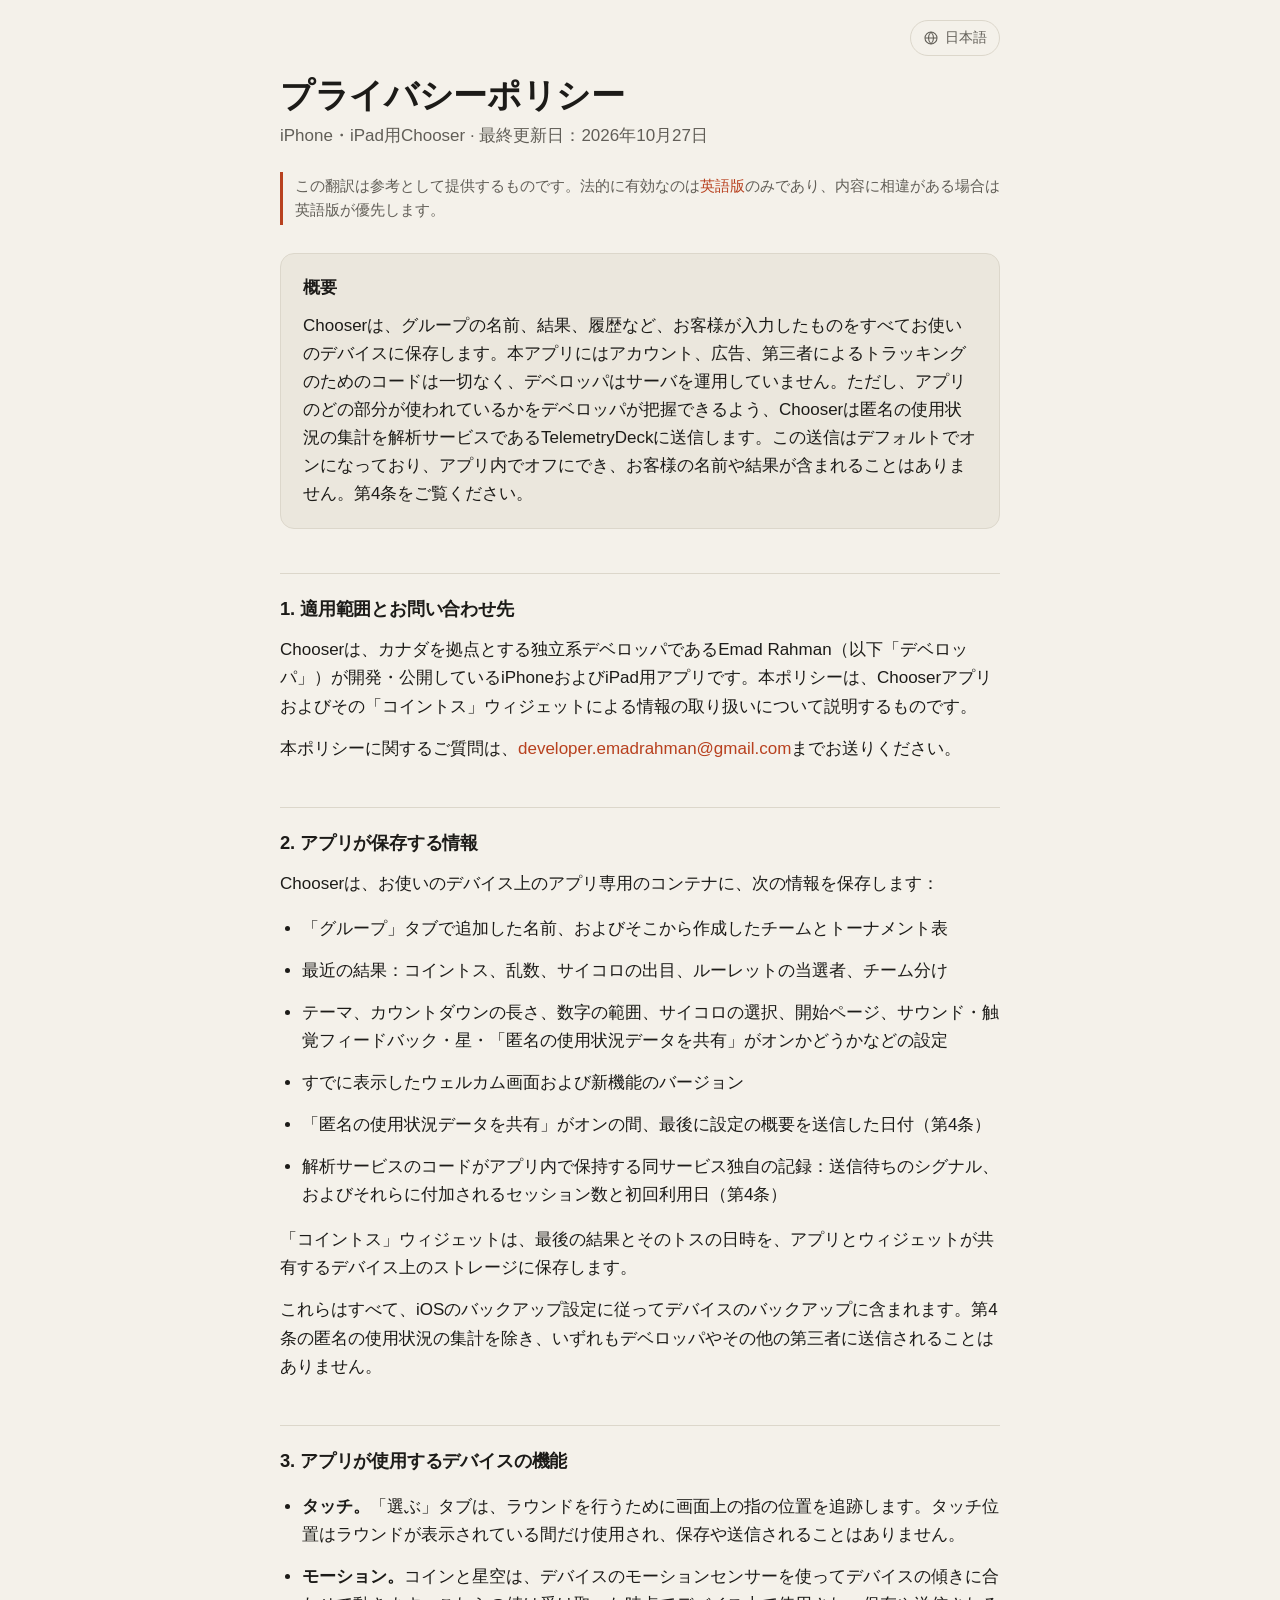
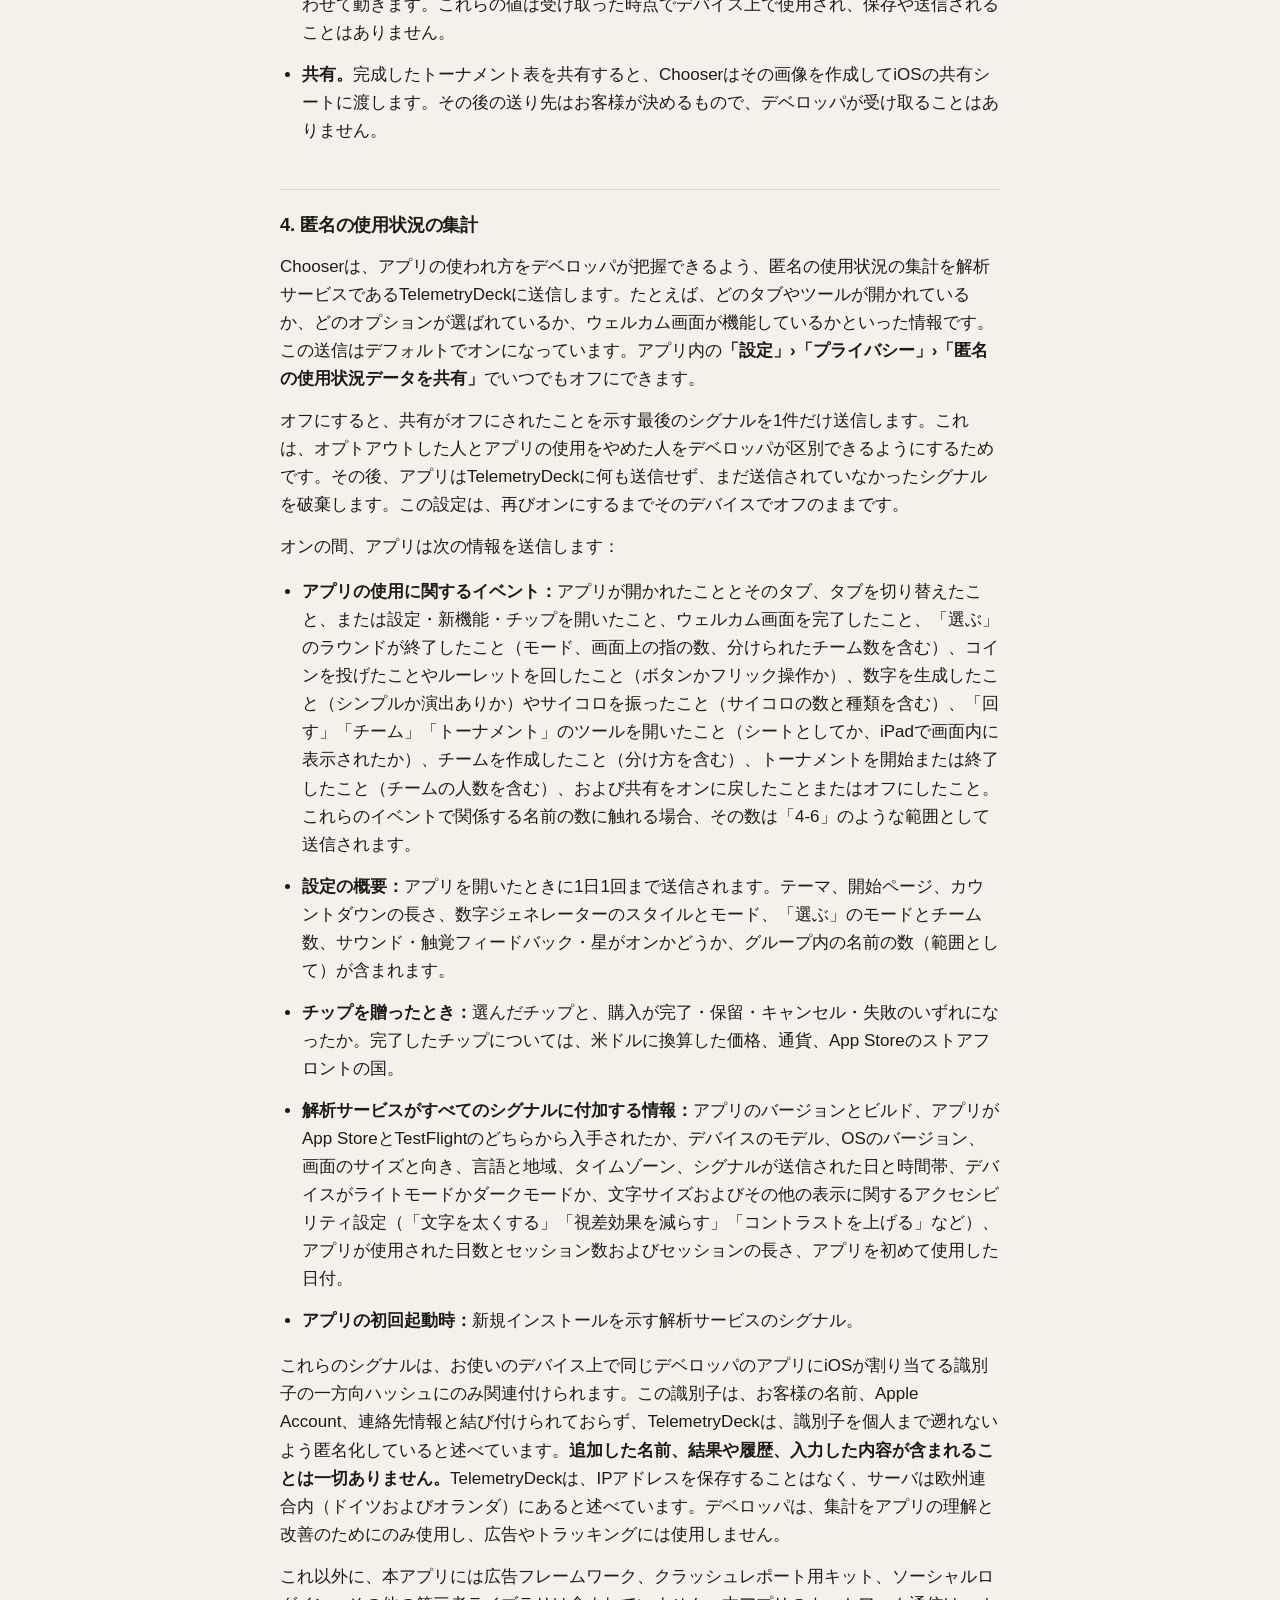
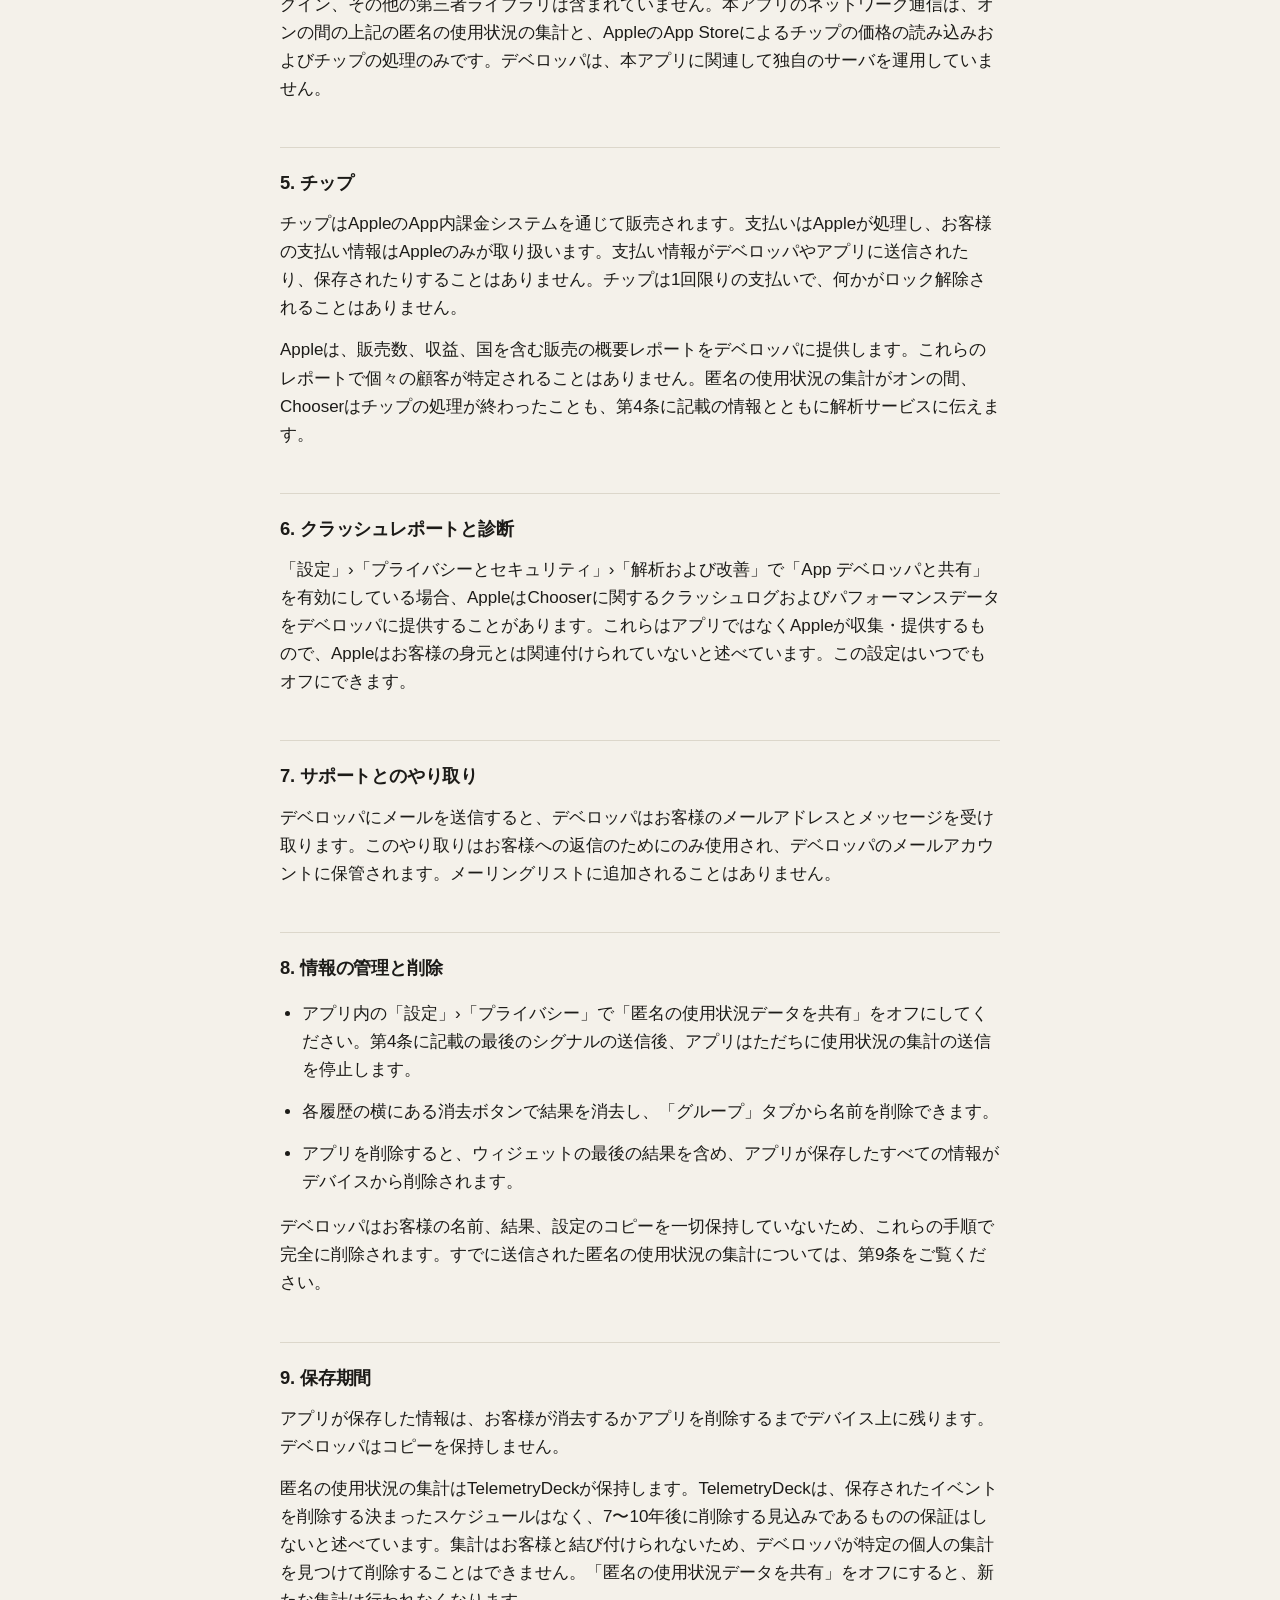
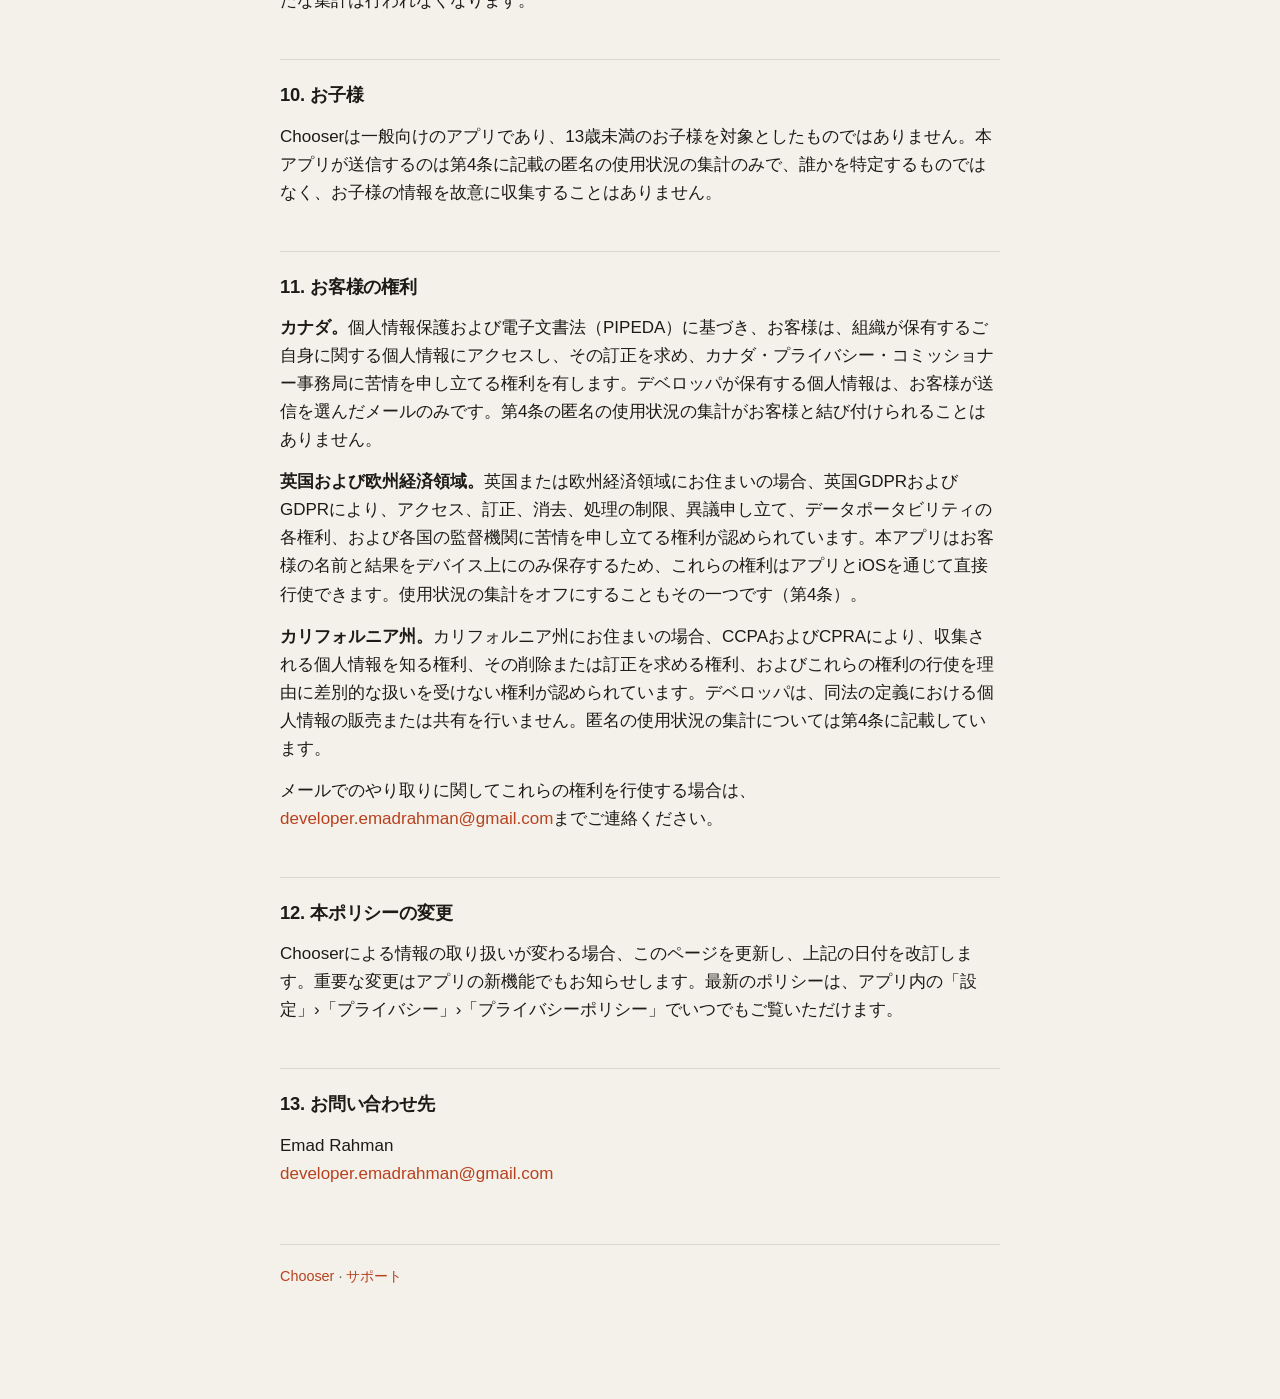
<file: ja/privacy.html>
<!doctype html>
<html lang="ja">
<head>
<meta charset="utf-8">
<meta name="viewport" content="width=device-width, initial-scale=1">
<title>プライバシーポリシー — Chooser</title>
<link rel="stylesheet" href="../style.css">
<link rel="alternate" hreflang="en" href="https://emadrahman.github.io/chooser-site/privacy.html">
<link rel="alternate" hreflang="de" href="https://emadrahman.github.io/chooser-site/de/privacy.html">
<link rel="alternate" hreflang="fr" href="https://emadrahman.github.io/chooser-site/fr/privacy.html">
<link rel="alternate" hreflang="es" href="https://emadrahman.github.io/chooser-site/es/privacy.html">
<link rel="alternate" hreflang="pt-BR" href="https://emadrahman.github.io/chooser-site/pt-BR/privacy.html">
<link rel="alternate" hreflang="ja" href="https://emadrahman.github.io/chooser-site/ja/privacy.html">
<link rel="alternate" hreflang="x-default" href="https://emadrahman.github.io/chooser-site/privacy.html">
<script src="../lang.js"></script>
</head>
<body>
<main>

<div class="topbar">
  <details class="lang">
    <summary aria-label="言語：日本語"><svg viewBox="0 0 24 24" fill="none" stroke="currentColor" stroke-width="1.6" aria-hidden="true"><circle cx="12" cy="12" r="9"/><path d="M3 12h18M12 3c2.5 2.6 3.8 5.6 3.8 9s-1.3 6.4-3.8 9M12 3c-2.5 2.6-3.8 5.6-3.8 9s1.3 6.4 3.8 9"/></svg><span>日本語</span></summary>
    <ul>
      <li><a href="../privacy.html" hreflang="en" lang="en" data-lang="en">English</a></li>
      <li><a href="../de/privacy.html" hreflang="de" lang="de" data-lang="de">Deutsch</a></li>
      <li><a href="../fr/privacy.html" hreflang="fr" lang="fr" data-lang="fr">Français</a></li>
      <li><a href="../es/privacy.html" hreflang="es" lang="es" data-lang="es">Español</a></li>
      <li><a href="../pt-BR/privacy.html" hreflang="pt-BR" lang="pt-BR" data-lang="pt-BR">Português (Brasil)</a></li>
      <li><a href="../ja/privacy.html" hreflang="ja" lang="ja" data-lang="ja" aria-current="page">日本語</a></li>
    </ul>
  </details>
</div>

<h1>プライバシーポリシー</h1>
<p class="updated">iPhone・iPad用Chooser · 最終更新日：2026年10月27日</p>
<p class="notice">この翻訳は参考として提供するものです。法的に有効なのは<a href="../privacy.html" hreflang="en" data-lang="en">英語版</a>のみであり、内容に相違がある場合は英語版が優先します。</p>

<div class="box">
  <strong>概要</strong>
  <p>Chooserは、グループの名前、結果、履歴など、お客様が入力したものをすべてお使いのデバイスに保存します。本アプリにはアカウント、広告、第三者によるトラッキングのためのコードは一切なく、デベロッパはサーバを運用していません。ただし、アプリのどの部分が使われているかをデベロッパが把握できるよう、Chooserは匿名の使用状況の集計を解析サービスであるTelemetryDeckに送信します。この送信はデフォルトでオンになっており、アプリ内でオフにでき、お客様の名前や結果が含まれることはありません。第4条をご覧ください。</p>
</div>

<h2>1. 適用範囲とお問い合わせ先</h2>
<p>Chooserは、カナダを拠点とする独立系デベロッパであるEmad Rahman（以下「デベロッパ」）が開発・公開しているiPhoneおよびiPad用アプリです。本ポリシーは、Chooserアプリおよびその「コイントス」ウィジェットによる情報の取り扱いについて説明するものです。</p>
<p>本ポリシーに関するご質問は、<a href="mailto:developer.emadrahman@gmail.com">developer.emadrahman@gmail.com</a>までお送りください。</p>

<h2>2. アプリが保存する情報</h2>
<p>Chooserは、お使いのデバイス上のアプリ専用のコンテナに、次の情報を保存します：</p>
<ul>
  <li>「グループ」タブで追加した名前、およびそこから作成したチームとトーナメント表</li>
  <li>最近の結果：コイントス、乱数、サイコロの出目、ルーレットの当選者、チーム分け</li>
  <li>テーマ、カウントダウンの長さ、数字の範囲、サイコロの選択、開始ページ、サウンド・触覚フィードバック・星・「匿名の使用状況データを共有」がオンかどうかなどの設定</li>
  <li>すでに表示したウェルカム画面および新機能のバージョン</li>
  <li>「匿名の使用状況データを共有」がオンの間、最後に設定の概要を送信した日付（第4条）</li>
  <li>解析サービスのコードがアプリ内で保持する同サービス独自の記録：送信待ちのシグナル、およびそれらに付加されるセッション数と初回利用日（第4条）</li>
</ul>
<p>「コイントス」ウィジェットは、最後の結果とそのトスの日時を、アプリとウィジェットが共有するデバイス上のストレージに保存します。</p>
<p>これらはすべて、iOSのバックアップ設定に従ってデバイスのバックアップに含まれます。第4条の匿名の使用状況の集計を除き、いずれもデベロッパやその他の第三者に送信されることはありません。</p>

<h2>3. アプリが使用するデバイスの機能</h2>
<ul>
  <li><strong>タッチ。</strong>「選ぶ」タブは、ラウンドを行うために画面上の指の位置を追跡します。タッチ位置はラウンドが表示されている間だけ使用され、保存や送信されることはありません。</li>
  <li><strong>モーション。</strong>コインと星空は、デバイスのモーションセンサーを使ってデバイスの傾きに合わせて動きます。これらの値は受け取った時点でデバイス上で使用され、保存や送信されることはありません。</li>
  <li><strong>共有。</strong>完成したトーナメント表を共有すると、Chooserはその画像を作成してiOSの共有シートに渡します。その後の送り先はお客様が決めるもので、デベロッパが受け取ることはありません。</li>
</ul>

<h2>4. 匿名の使用状況の集計</h2>
<p>Chooserは、アプリの使われ方をデベロッパが把握できるよう、匿名の使用状況の集計を解析サービスであるTelemetryDeckに送信します。たとえば、どのタブやツールが開かれているか、どのオプションが選ばれているか、ウェルカム画面が機能しているかといった情報です。この送信はデフォルトでオンになっています。アプリ内の<strong>「設定」›「プライバシー」›「匿名の使用状況データを共有」</strong>でいつでもオフにできます。</p>
<p>オフにすると、共有がオフにされたことを示す最後のシグナルを1件だけ送信します。これは、オプトアウトした人とアプリの使用をやめた人をデベロッパが区別できるようにするためです。その後、アプリはTelemetryDeckに何も送信せず、まだ送信されていなかったシグナルを破棄します。この設定は、再びオンにするまでそのデバイスでオフのままです。</p>
<p>オンの間、アプリは次の情報を送信します：</p>
<ul>
  <li><strong>アプリの使用に関するイベント：</strong>アプリが開かれたこととそのタブ、タブを切り替えたこと、または設定・新機能・チップを開いたこと、ウェルカム画面を完了したこと、「選ぶ」のラウンドが終了したこと（モード、画面上の指の数、分けられたチーム数を含む）、コインを投げたことやルーレットを回したこと（ボタンかフリック操作か）、数字を生成したこと（シンプルか演出ありか）やサイコロを振ったこと（サイコロの数と種類を含む）、「回す」「チーム」「トーナメント」のツールを開いたこと（シートとしてか、iPadで画面内に表示されたか）、チームを作成したこと（分け方を含む）、トーナメントを開始または終了したこと（チームの人数を含む）、および共有をオンに戻したことまたはオフにしたこと。これらのイベントで関係する名前の数に触れる場合、その数は「4-6」のような範囲として送信されます。</li>
  <li><strong>設定の概要：</strong>アプリを開いたときに1日1回まで送信されます。テーマ、開始ページ、カウントダウンの長さ、数字ジェネレーターのスタイルとモード、「選ぶ」のモードとチーム数、サウンド・触覚フィードバック・星がオンかどうか、グループ内の名前の数（範囲として）が含まれます。</li>
  <li><strong>チップを贈ったとき：</strong>選んだチップと、購入が完了・保留・キャンセル・失敗のいずれになったか。完了したチップについては、米ドルに換算した価格、通貨、App Storeのストアフロントの国。</li>
  <li><strong>解析サービスがすべてのシグナルに付加する情報：</strong>アプリのバージョンとビルド、アプリがApp StoreとTestFlightのどちらから入手されたか、デバイスのモデル、OSのバージョン、画面のサイズと向き、言語と地域、タイムゾーン、シグナルが送信された日と時間帯、デバイスがライトモードかダークモードか、文字サイズおよびその他の表示に関するアクセシビリティ設定（「文字を太くする」「視差効果を減らす」「コントラストを上げる」など）、アプリが使用された日数とセッション数およびセッションの長さ、アプリを初めて使用した日付。</li>
  <li><strong>アプリの初回起動時：</strong>新規インストールを示す解析サービスのシグナル。</li>
</ul>
<p>これらのシグナルは、お使いのデバイス上で同じデベロッパのアプリにiOSが割り当てる識別子の一方向ハッシュにのみ関連付けられます。この識別子は、お客様の名前、Apple Account、連絡先情報と結び付けられておらず、TelemetryDeckは、識別子を個人まで遡れないよう匿名化していると述べています。<strong>追加した名前、結果や履歴、入力した内容が含まれることは一切ありません。</strong>TelemetryDeckは、IPアドレスを保存することはなく、サーバは欧州連合内（ドイツおよびオランダ）にあると述べています。デベロッパは、集計をアプリの理解と改善のためにのみ使用し、広告やトラッキングには使用しません。</p>
<p>これ以外に、本アプリには広告フレームワーク、クラッシュレポート用キット、ソーシャルログイン、その他の第三者ライブラリは含まれていません。本アプリのネットワーク通信は、オンの間の上記の匿名の使用状況の集計と、AppleのApp Storeによるチップの価格の読み込みおよびチップの処理のみです。デベロッパは、本アプリに関連して独自のサーバを運用していません。</p>

<h2>5. チップ</h2>
<p>チップはAppleのApp内課金システムを通じて販売されます。支払いはAppleが処理し、お客様の支払い情報はAppleのみが取り扱います。支払い情報がデベロッパやアプリに送信されたり、保存されたりすることはありません。チップは1回限りの支払いで、何かがロック解除されることはありません。</p>
<p>Appleは、販売数、収益、国を含む販売の概要レポートをデベロッパに提供します。これらのレポートで個々の顧客が特定されることはありません。匿名の使用状況の集計がオンの間、Chooserはチップの処理が終わったことも、第4条に記載の情報とともに解析サービスに伝えます。</p>

<h2>6. クラッシュレポートと診断</h2>
<p>「設定」›「プライバシーとセキュリティ」›「解析および改善」で「App デベロッパと共有」を有効にしている場合、AppleはChooserに関するクラッシュログおよびパフォーマンスデータをデベロッパに提供することがあります。これらはアプリではなくAppleが収集・提供するもので、Appleはお客様の身元とは関連付けられていないと述べています。この設定はいつでもオフにできます。</p>

<h2>7. サポートとのやり取り</h2>
<p>デベロッパにメールを送信すると、デベロッパはお客様のメールアドレスとメッセージを受け取ります。このやり取りはお客様への返信のためにのみ使用され、デベロッパのメールアカウントに保管されます。メーリングリストに追加されることはありません。</p>

<h2>8. 情報の管理と削除</h2>
<ul>
  <li>アプリ内の「設定」›「プライバシー」で「匿名の使用状況データを共有」をオフにしてください。第4条に記載の最後のシグナルの送信後、アプリはただちに使用状況の集計の送信を停止します。</li>
  <li>各履歴の横にある消去ボタンで結果を消去し、「グループ」タブから名前を削除できます。</li>
  <li>アプリを削除すると、ウィジェットの最後の結果を含め、アプリが保存したすべての情報がデバイスから削除されます。</li>
</ul>
<p>デベロッパはお客様の名前、結果、設定のコピーを一切保持していないため、これらの手順で完全に削除されます。すでに送信された匿名の使用状況の集計については、第9条をご覧ください。</p>

<h2>9. 保存期間</h2>
<p>アプリが保存した情報は、お客様が消去するかアプリを削除するまでデバイス上に残ります。デベロッパはコピーを保持しません。</p>
<p>匿名の使用状況の集計はTelemetryDeckが保持します。TelemetryDeckは、保存されたイベントを削除する決まったスケジュールはなく、7〜10年後に削除する見込みであるものの保証はしないと述べています。集計はお客様と結び付けられないため、デベロッパが特定の個人の集計を見つけて削除することはできません。「匿名の使用状況データを共有」をオフにすると、新たな集計は行われなくなります。</p>

<h2>10. お子様</h2>
<p>Chooserは一般向けのアプリであり、13歳未満のお子様を対象としたものではありません。本アプリが送信するのは第4条に記載の匿名の使用状況の集計のみで、誰かを特定するものではなく、お子様の情報を故意に収集することはありません。</p>

<h2>11. お客様の権利</h2>
<p><strong>カナダ。</strong>個人情報保護および電子文書法（PIPEDA）に基づき、お客様は、組織が保有するご自身に関する個人情報にアクセスし、その訂正を求め、カナダ・プライバシー・コミッショナー事務局に苦情を申し立てる権利を有します。デベロッパが保有する個人情報は、お客様が送信を選んだメールのみです。第4条の匿名の使用状況の集計がお客様と結び付けられることはありません。</p>
<p><strong>英国および欧州経済領域。</strong>英国または欧州経済領域にお住まいの場合、英国GDPRおよびGDPRにより、アクセス、訂正、消去、処理の制限、異議申し立て、データポータビリティの各権利、および各国の監督機関に苦情を申し立てる権利が認められています。本アプリはお客様の名前と結果をデバイス上にのみ保存するため、これらの権利はアプリとiOSを通じて直接行使できます。使用状況の集計をオフにすることもその一つです（第4条）。</p>
<p><strong>カリフォルニア州。</strong>カリフォルニア州にお住まいの場合、CCPAおよびCPRAにより、収集される個人情報を知る権利、その削除または訂正を求める権利、およびこれらの権利の行使を理由に差別的な扱いを受けない権利が認められています。デベロッパは、同法の定義における個人情報の販売または共有を行いません。匿名の使用状況の集計については第4条に記載しています。</p>
<p>メールでのやり取りに関してこれらの権利を行使する場合は、<a href="mailto:developer.emadrahman@gmail.com">developer.emadrahman@gmail.com</a>までご連絡ください。</p>

<h2>12. 本ポリシーの変更</h2>
<p>Chooserによる情報の取り扱いが変わる場合、このページを更新し、上記の日付を改訂します。重要な変更はアプリの新機能でもお知らせします。最新のポリシーは、アプリ内の「設定」›「プライバシー」›「プライバシーポリシー」でいつでもご覧いただけます。</p>

<h2>13. お問い合わせ先</h2>
<p>Emad Rahman<br><a href="mailto:developer.emadrahman@gmail.com">developer.emadrahman@gmail.com</a></p>

<footer>
  <p><a href="../index.html">Chooser</a> · <a href="../support.html">サポート</a></p>
</footer>

</main>
</body>
</html>
</file>
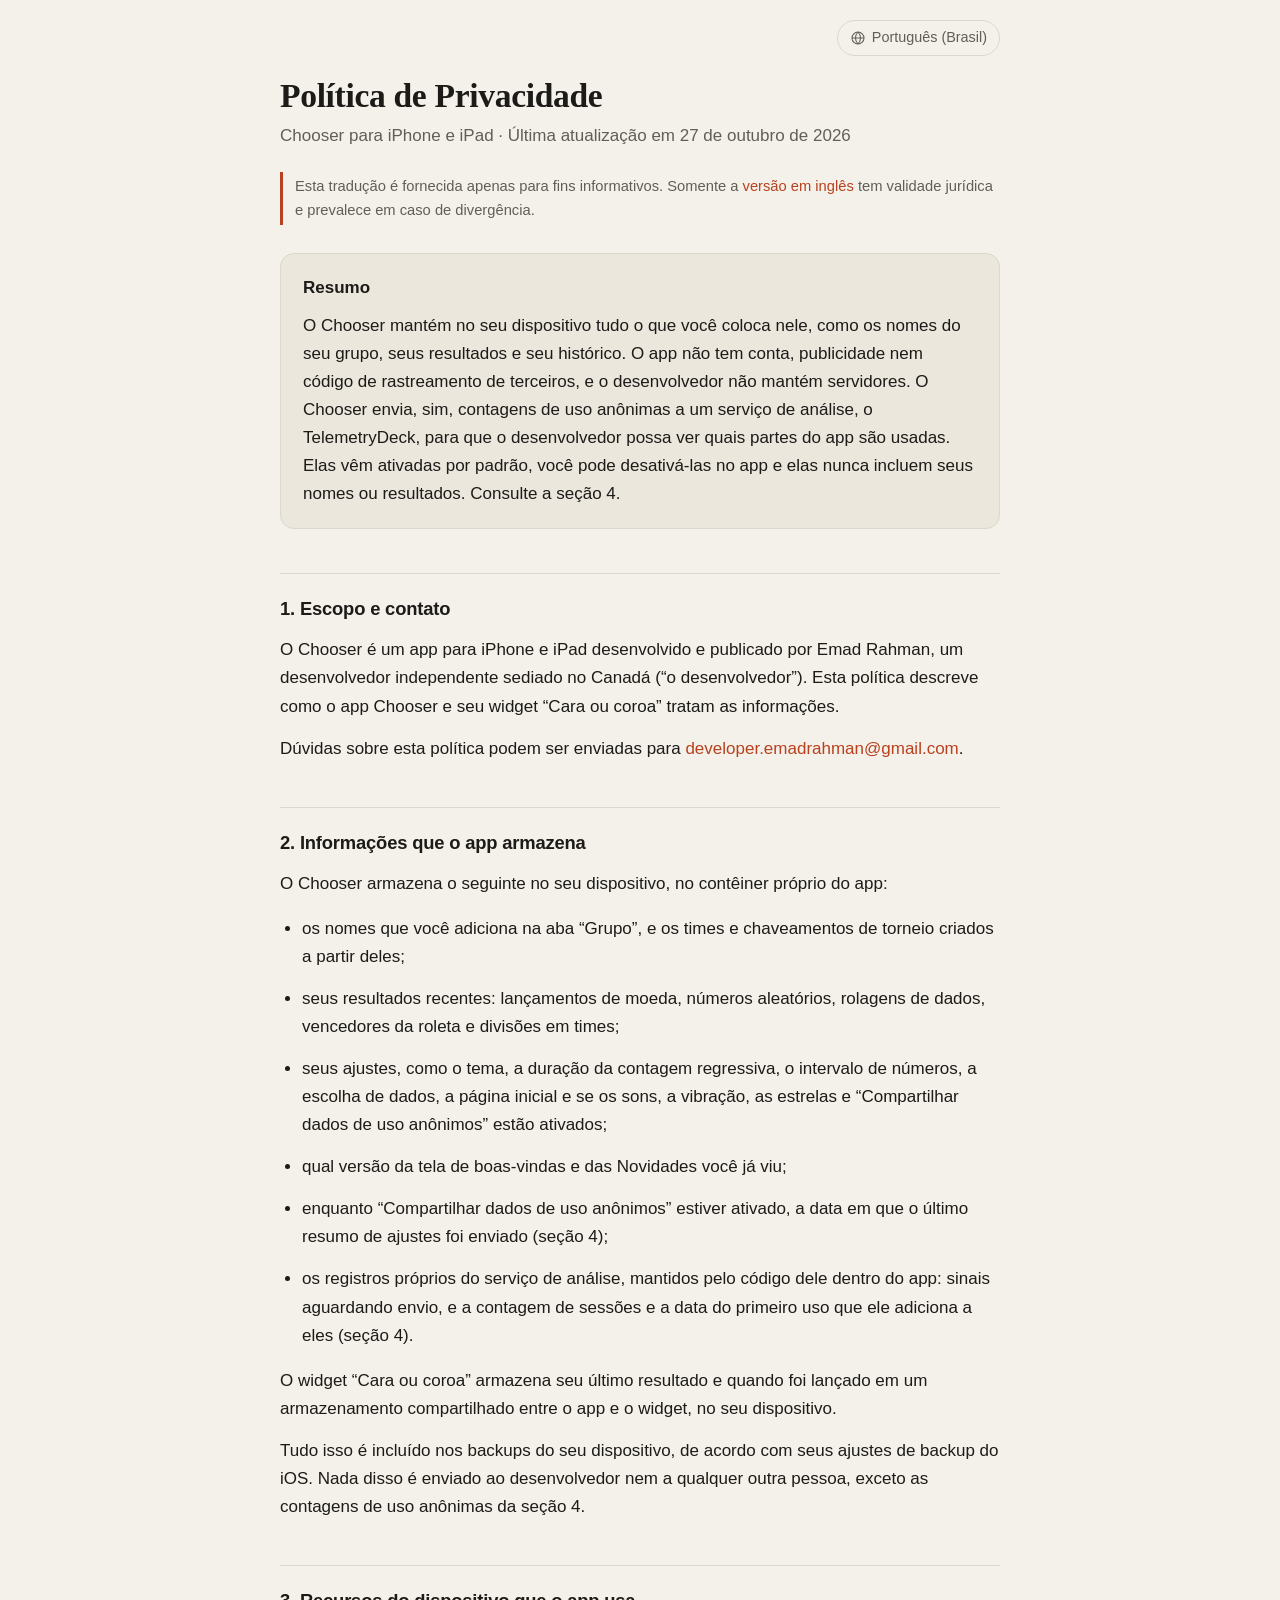
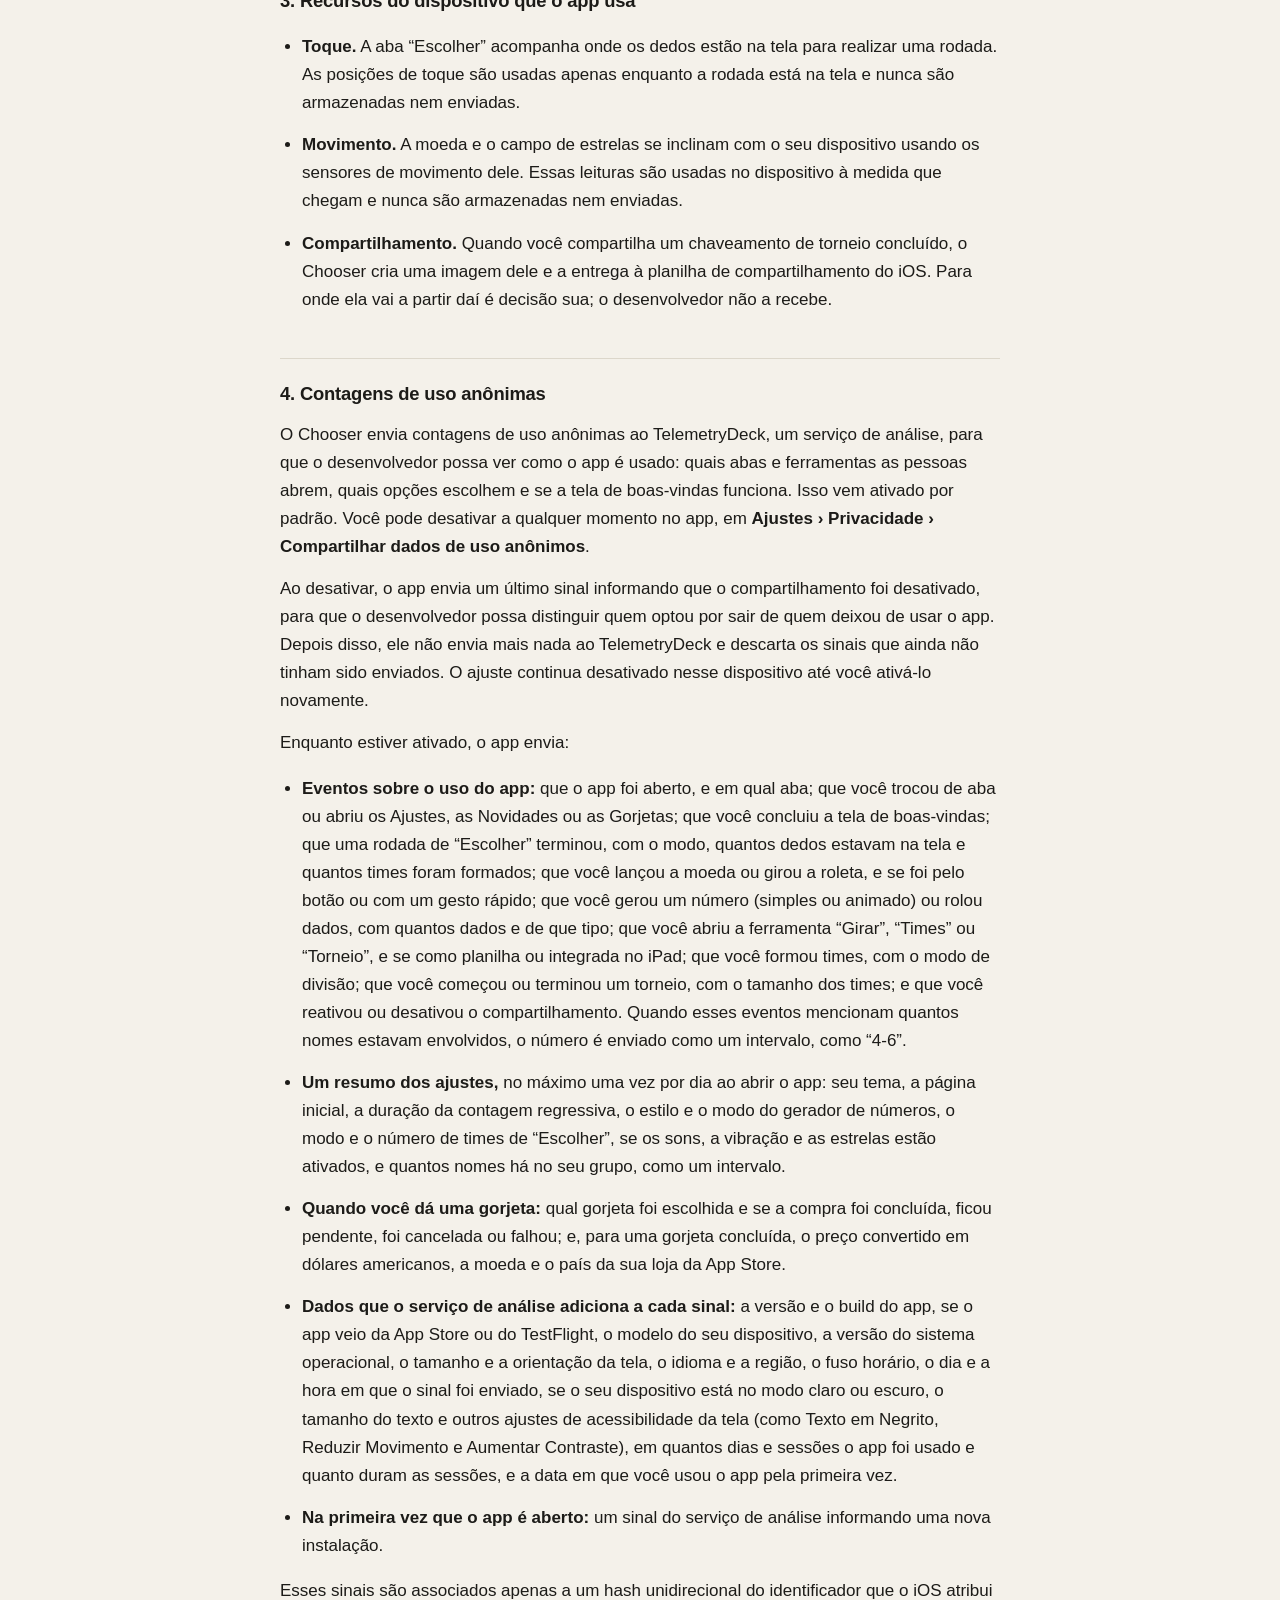
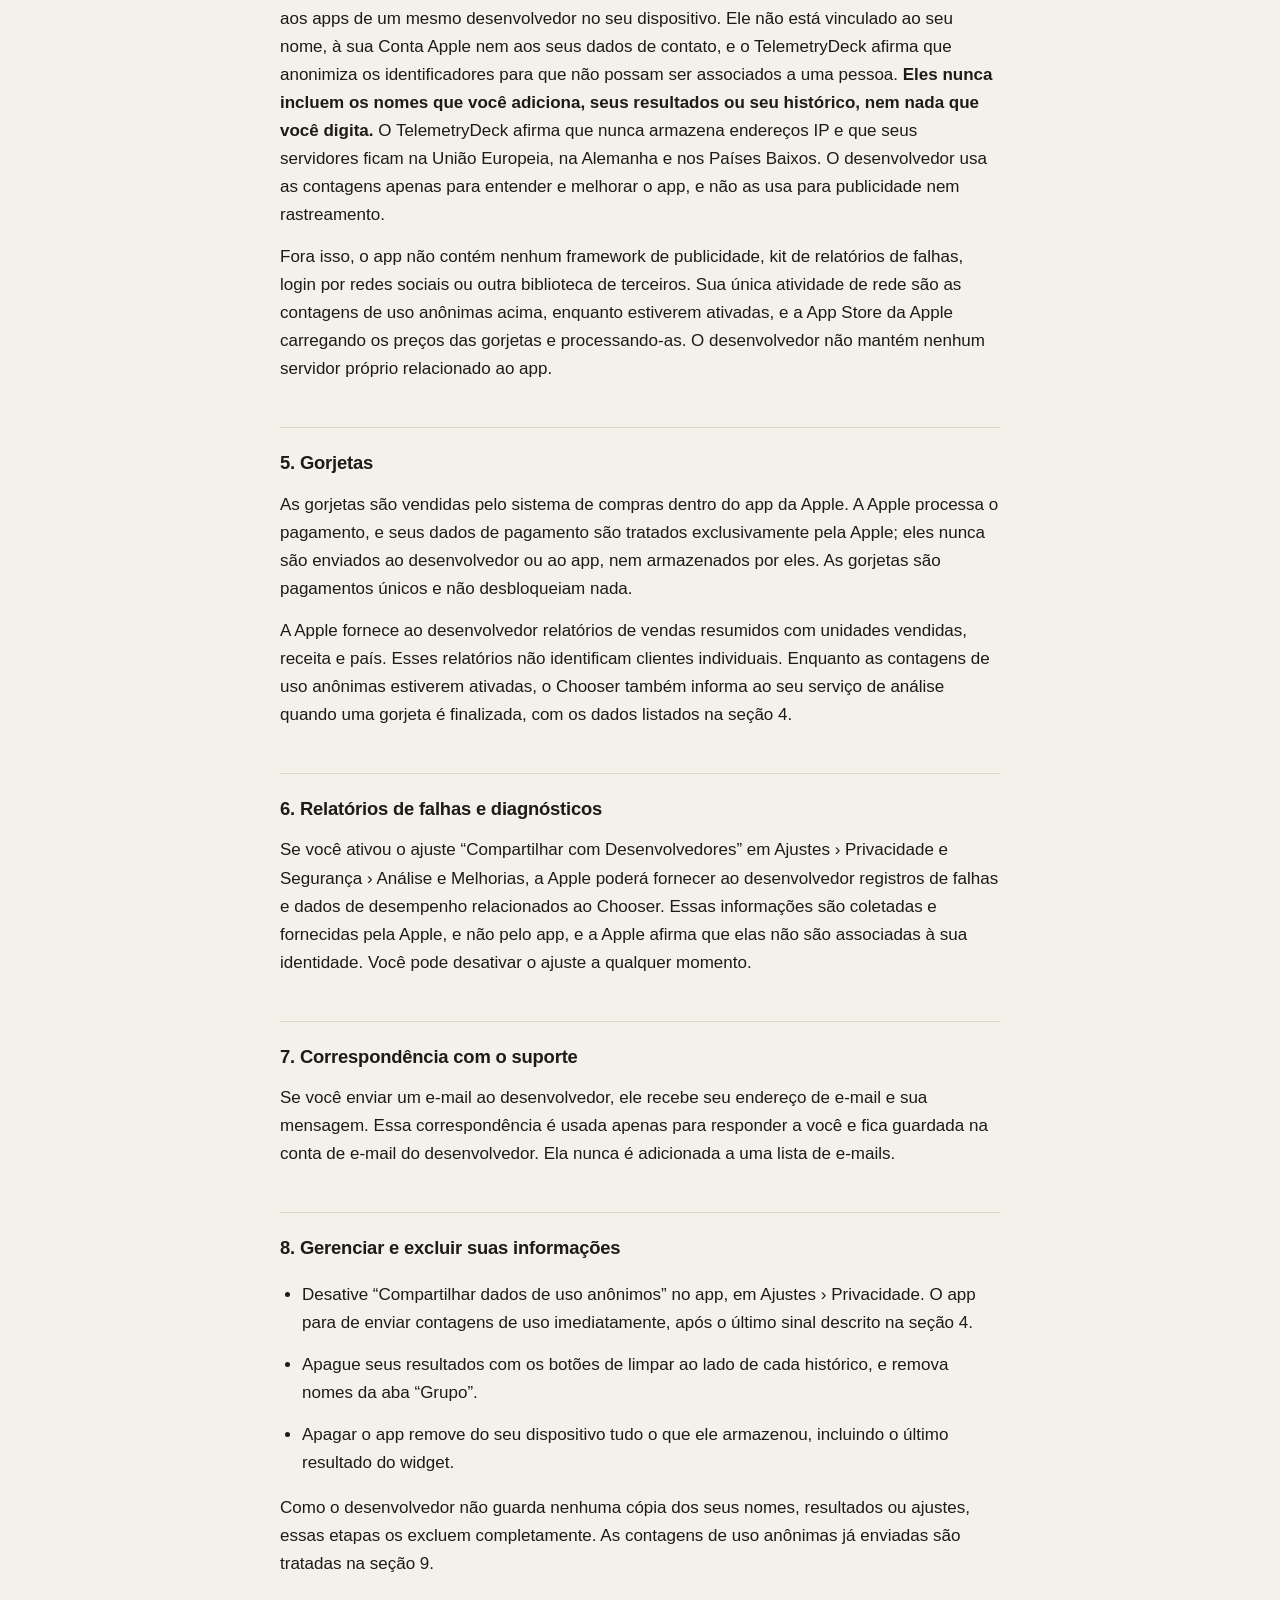
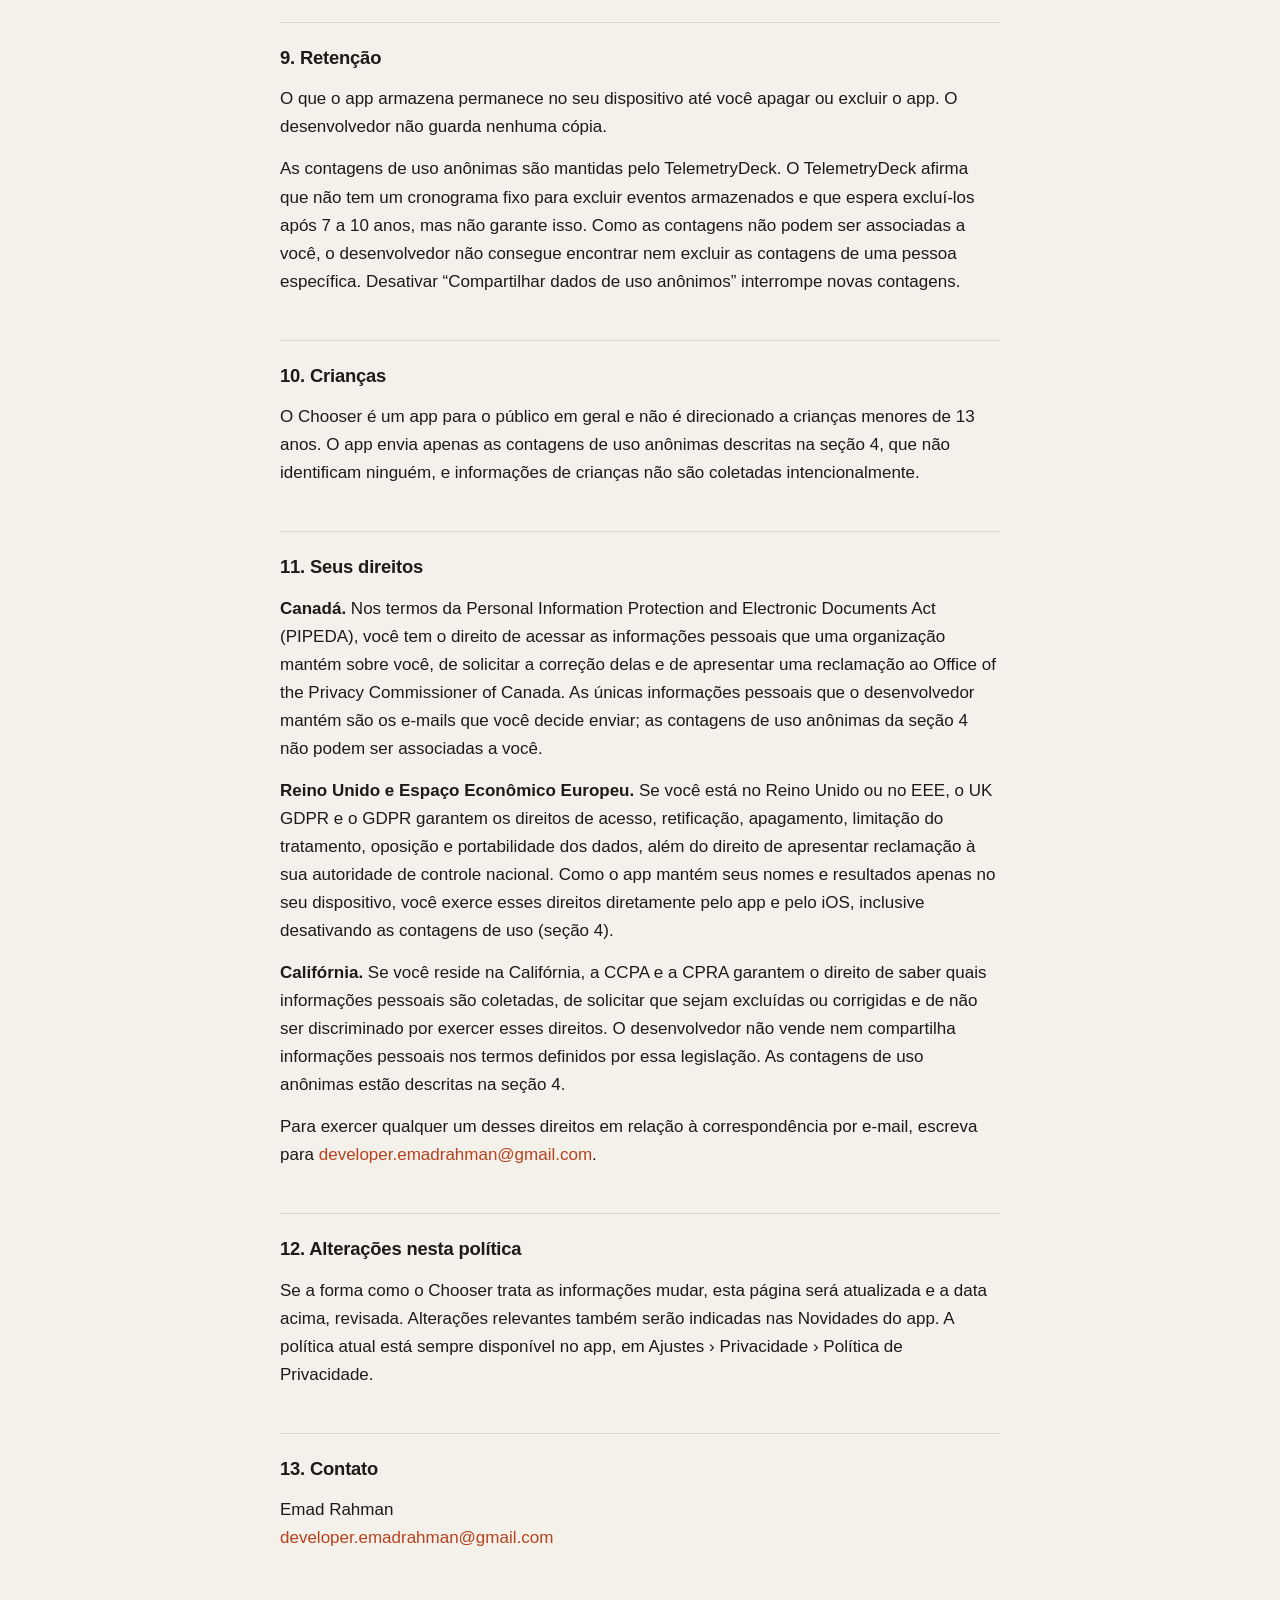
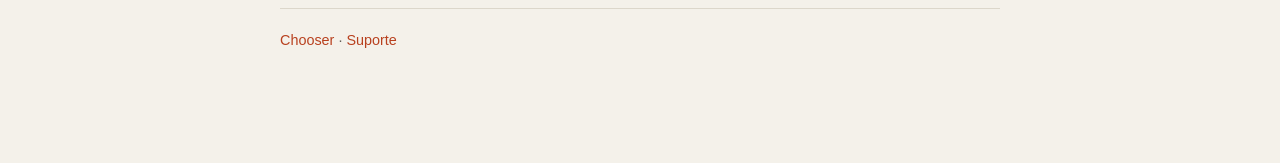
<file: pt-BR/privacy.html>
<!doctype html>
<html lang="pt-BR">
<head>
<meta charset="utf-8">
<meta name="viewport" content="width=device-width, initial-scale=1">
<title>Política de Privacidade — Chooser</title>
<link rel="stylesheet" href="../style.css">
<link rel="alternate" hreflang="en" href="https://emadrahman.github.io/chooser-site/privacy.html">
<link rel="alternate" hreflang="de" href="https://emadrahman.github.io/chooser-site/de/privacy.html">
<link rel="alternate" hreflang="fr" href="https://emadrahman.github.io/chooser-site/fr/privacy.html">
<link rel="alternate" hreflang="es" href="https://emadrahman.github.io/chooser-site/es/privacy.html">
<link rel="alternate" hreflang="pt-BR" href="https://emadrahman.github.io/chooser-site/pt-BR/privacy.html">
<link rel="alternate" hreflang="ja" href="https://emadrahman.github.io/chooser-site/ja/privacy.html">
<link rel="alternate" hreflang="x-default" href="https://emadrahman.github.io/chooser-site/privacy.html">
<script src="../lang.js"></script>
</head>
<body>
<main>

<div class="topbar">
  <details class="lang">
    <summary aria-label="Idioma: Português (Brasil)"><svg viewBox="0 0 24 24" fill="none" stroke="currentColor" stroke-width="1.6" aria-hidden="true"><circle cx="12" cy="12" r="9"/><path d="M3 12h18M12 3c2.5 2.6 3.8 5.6 3.8 9s-1.3 6.4-3.8 9M12 3c-2.5 2.6-3.8 5.6-3.8 9s1.3 6.4 3.8 9"/></svg><span>Português (Brasil)</span></summary>
    <ul>
      <li><a href="../privacy.html" hreflang="en" lang="en" data-lang="en">English</a></li>
      <li><a href="../de/privacy.html" hreflang="de" lang="de" data-lang="de">Deutsch</a></li>
      <li><a href="../fr/privacy.html" hreflang="fr" lang="fr" data-lang="fr">Français</a></li>
      <li><a href="../es/privacy.html" hreflang="es" lang="es" data-lang="es">Español</a></li>
      <li><a href="../pt-BR/privacy.html" hreflang="pt-BR" lang="pt-BR" data-lang="pt-BR" aria-current="page">Português (Brasil)</a></li>
      <li><a href="../ja/privacy.html" hreflang="ja" lang="ja" data-lang="ja">日本語</a></li>
    </ul>
  </details>
</div>

<h1>Política de Privacidade</h1>
<p class="updated">Chooser para iPhone e iPad · Última atualização em 27 de outubro de 2026</p>
<p class="notice">Esta tradução é fornecida apenas para fins informativos. Somente a <a href="../privacy.html" hreflang="en" data-lang="en">versão em inglês</a> tem validade jurídica e prevalece em caso de divergência.</p>

<div class="box">
  <strong>Resumo</strong>
  <p>O Chooser mantém no seu dispositivo tudo o que você coloca nele, como os nomes do seu grupo, seus resultados e seu histórico. O app não tem conta, publicidade nem código de rastreamento de terceiros, e o desenvolvedor não mantém servidores. O Chooser envia, sim, contagens de uso anônimas a um serviço de análise, o TelemetryDeck, para que o desenvolvedor possa ver quais partes do app são usadas. Elas vêm ativadas por padrão, você pode desativá-las no app e elas nunca incluem seus nomes ou resultados. Consulte a seção 4.</p>
</div>

<h2>1. Escopo e contato</h2>
<p>O Chooser é um app para iPhone e iPad desenvolvido e publicado por Emad Rahman, um desenvolvedor independente sediado no Canadá (“o desenvolvedor”). Esta política descreve como o app Chooser e seu widget “Cara ou coroa” tratam as informações.</p>
<p>Dúvidas sobre esta política podem ser enviadas para <a href="mailto:developer.emadrahman@gmail.com">developer.emadrahman@gmail.com</a>.</p>

<h2>2. Informações que o app armazena</h2>
<p>O Chooser armazena o seguinte no seu dispositivo, no contêiner próprio do app:</p>
<ul>
  <li>os nomes que você adiciona na aba “Grupo”, e os times e chaveamentos de torneio criados a partir deles;</li>
  <li>seus resultados recentes: lançamentos de moeda, números aleatórios, rolagens de dados, vencedores da roleta e divisões em times;</li>
  <li>seus ajustes, como o tema, a duração da contagem regressiva, o intervalo de números, a escolha de dados, a página inicial e se os sons, a vibração, as estrelas e “Compartilhar dados de uso anônimos” estão ativados;</li>
  <li>qual versão da tela de boas-vindas e das Novidades você já viu;</li>
  <li>enquanto “Compartilhar dados de uso anônimos” estiver ativado, a data em que o último resumo de ajustes foi enviado (seção 4);</li>
  <li>os registros próprios do serviço de análise, mantidos pelo código dele dentro do app: sinais aguardando envio, e a contagem de sessões e a data do primeiro uso que ele adiciona a eles (seção 4).</li>
</ul>
<p>O widget “Cara ou coroa” armazena seu último resultado e quando foi lançado em um armazenamento compartilhado entre o app e o widget, no seu dispositivo.</p>
<p>Tudo isso é incluído nos backups do seu dispositivo, de acordo com seus ajustes de backup do iOS. Nada disso é enviado ao desenvolvedor nem a qualquer outra pessoa, exceto as contagens de uso anônimas da seção 4.</p>

<h2>3. Recursos do dispositivo que o app usa</h2>
<ul>
  <li><strong>Toque.</strong> A aba “Escolher” acompanha onde os dedos estão na tela para realizar uma rodada. As posições de toque são usadas apenas enquanto a rodada está na tela e nunca são armazenadas nem enviadas.</li>
  <li><strong>Movimento.</strong> A moeda e o campo de estrelas se inclinam com o seu dispositivo usando os sensores de movimento dele. Essas leituras são usadas no dispositivo à medida que chegam e nunca são armazenadas nem enviadas.</li>
  <li><strong>Compartilhamento.</strong> Quando você compartilha um chaveamento de torneio concluído, o Chooser cria uma imagem dele e a entrega à planilha de compartilhamento do iOS. Para onde ela vai a partir daí é decisão sua; o desenvolvedor não a recebe.</li>
</ul>

<h2>4. Contagens de uso anônimas</h2>
<p>O Chooser envia contagens de uso anônimas ao TelemetryDeck, um serviço de análise, para que o desenvolvedor possa ver como o app é usado: quais abas e ferramentas as pessoas abrem, quais opções escolhem e se a tela de boas-vindas funciona. Isso vem ativado por padrão. Você pode desativar a qualquer momento no app, em <strong>Ajustes › Privacidade › Compartilhar dados de uso anônimos</strong>.</p>
<p>Ao desativar, o app envia um último sinal informando que o compartilhamento foi desativado, para que o desenvolvedor possa distinguir quem optou por sair de quem deixou de usar o app. Depois disso, ele não envia mais nada ao TelemetryDeck e descarta os sinais que ainda não tinham sido enviados. O ajuste continua desativado nesse dispositivo até você ativá-lo novamente.</p>
<p>Enquanto estiver ativado, o app envia:</p>
<ul>
  <li><strong>Eventos sobre o uso do app:</strong> que o app foi aberto, e em qual aba; que você trocou de aba ou abriu os Ajustes, as Novidades ou as Gorjetas; que você concluiu a tela de boas-vindas; que uma rodada de “Escolher” terminou, com o modo, quantos dedos estavam na tela e quantos times foram formados; que você lançou a moeda ou girou a roleta, e se foi pelo botão ou com um gesto rápido; que você gerou um número (simples ou animado) ou rolou dados, com quantos dados e de que tipo; que você abriu a ferramenta “Girar”, “Times” ou “Torneio”, e se como planilha ou integrada no iPad; que você formou times, com o modo de divisão; que você começou ou terminou um torneio, com o tamanho dos times; e que você reativou ou desativou o compartilhamento. Quando esses eventos mencionam quantos nomes estavam envolvidos, o número é enviado como um intervalo, como “4-6”.</li>
  <li><strong>Um resumo dos ajustes,</strong> no máximo uma vez por dia ao abrir o app: seu tema, a página inicial, a duração da contagem regressiva, o estilo e o modo do gerador de números, o modo e o número de times de “Escolher”, se os sons, a vibração e as estrelas estão ativados, e quantos nomes há no seu grupo, como um intervalo.</li>
  <li><strong>Quando você dá uma gorjeta:</strong> qual gorjeta foi escolhida e se a compra foi concluída, ficou pendente, foi cancelada ou falhou; e, para uma gorjeta concluída, o preço convertido em dólares americanos, a moeda e o país da sua loja da App Store.</li>
  <li><strong>Dados que o serviço de análise adiciona a cada sinal:</strong> a versão e o build do app, se o app veio da App Store ou do TestFlight, o modelo do seu dispositivo, a versão do sistema operacional, o tamanho e a orientação da tela, o idioma e a região, o fuso horário, o dia e a hora em que o sinal foi enviado, se o seu dispositivo está no modo claro ou escuro, o tamanho do texto e outros ajustes de acessibilidade da tela (como Texto em Negrito, Reduzir Movimento e Aumentar Contraste), em quantos dias e sessões o app foi usado e quanto duram as sessões, e a data em que você usou o app pela primeira vez.</li>
  <li><strong>Na primeira vez que o app é aberto:</strong> um sinal do serviço de análise informando uma nova instalação.</li>
</ul>
<p>Esses sinais são associados apenas a um hash unidirecional do identificador que o iOS atribui aos apps de um mesmo desenvolvedor no seu dispositivo. Ele não está vinculado ao seu nome, à sua Conta Apple nem aos seus dados de contato, e o TelemetryDeck afirma que anonimiza os identificadores para que não possam ser associados a uma pessoa. <strong>Eles nunca incluem os nomes que você adiciona, seus resultados ou seu histórico, nem nada que você digita.</strong> O TelemetryDeck afirma que nunca armazena endereços IP e que seus servidores ficam na União Europeia, na Alemanha e nos Países Baixos. O desenvolvedor usa as contagens apenas para entender e melhorar o app, e não as usa para publicidade nem rastreamento.</p>
<p>Fora isso, o app não contém nenhum framework de publicidade, kit de relatórios de falhas, login por redes sociais ou outra biblioteca de terceiros. Sua única atividade de rede são as contagens de uso anônimas acima, enquanto estiverem ativadas, e a App Store da Apple carregando os preços das gorjetas e processando-as. O desenvolvedor não mantém nenhum servidor próprio relacionado ao app.</p>

<h2>5. Gorjetas</h2>
<p>As gorjetas são vendidas pelo sistema de compras dentro do app da Apple. A Apple processa o pagamento, e seus dados de pagamento são tratados exclusivamente pela Apple; eles nunca são enviados ao desenvolvedor ou ao app, nem armazenados por eles. As gorjetas são pagamentos únicos e não desbloqueiam nada.</p>
<p>A Apple fornece ao desenvolvedor relatórios de vendas resumidos com unidades vendidas, receita e país. Esses relatórios não identificam clientes individuais. Enquanto as contagens de uso anônimas estiverem ativadas, o Chooser também informa ao seu serviço de análise quando uma gorjeta é finalizada, com os dados listados na seção 4.</p>

<h2>6. Relatórios de falhas e diagnósticos</h2>
<p>Se você ativou o ajuste “Compartilhar com Desenvolvedores” em Ajustes › Privacidade e Segurança › Análise e Melhorias, a Apple poderá fornecer ao desenvolvedor registros de falhas e dados de desempenho relacionados ao Chooser. Essas informações são coletadas e fornecidas pela Apple, e não pelo app, e a Apple afirma que elas não são associadas à sua identidade. Você pode desativar o ajuste a qualquer momento.</p>

<h2>7. Correspondência com o suporte</h2>
<p>Se você enviar um e-mail ao desenvolvedor, ele recebe seu endereço de e-mail e sua mensagem. Essa correspondência é usada apenas para responder a você e fica guardada na conta de e-mail do desenvolvedor. Ela nunca é adicionada a uma lista de e-mails.</p>

<h2>8. Gerenciar e excluir suas informações</h2>
<ul>
  <li>Desative “Compartilhar dados de uso anônimos” no app, em Ajustes › Privacidade. O app para de enviar contagens de uso imediatamente, após o último sinal descrito na seção 4.</li>
  <li>Apague seus resultados com os botões de limpar ao lado de cada histórico, e remova nomes da aba “Grupo”.</li>
  <li>Apagar o app remove do seu dispositivo tudo o que ele armazenou, incluindo o último resultado do widget.</li>
</ul>
<p>Como o desenvolvedor não guarda nenhuma cópia dos seus nomes, resultados ou ajustes, essas etapas os excluem completamente. As contagens de uso anônimas já enviadas são tratadas na seção 9.</p>

<h2>9. Retenção</h2>
<p>O que o app armazena permanece no seu dispositivo até você apagar ou excluir o app. O desenvolvedor não guarda nenhuma cópia.</p>
<p>As contagens de uso anônimas são mantidas pelo TelemetryDeck. O TelemetryDeck afirma que não tem um cronograma fixo para excluir eventos armazenados e que espera excluí-los após 7 a 10 anos, mas não garante isso. Como as contagens não podem ser associadas a você, o desenvolvedor não consegue encontrar nem excluir as contagens de uma pessoa específica. Desativar “Compartilhar dados de uso anônimos” interrompe novas contagens.</p>

<h2>10. Crianças</h2>
<p>O Chooser é um app para o público em geral e não é direcionado a crianças menores de 13 anos. O app envia apenas as contagens de uso anônimas descritas na seção 4, que não identificam ninguém, e informações de crianças não são coletadas intencionalmente.</p>

<h2>11. Seus direitos</h2>
<p><strong>Canadá.</strong> Nos termos da Personal Information Protection and Electronic Documents Act (PIPEDA), você tem o direito de acessar as informações pessoais que uma organização mantém sobre você, de solicitar a correção delas e de apresentar uma reclamação ao Office of the Privacy Commissioner of Canada. As únicas informações pessoais que o desenvolvedor mantém são os e-mails que você decide enviar; as contagens de uso anônimas da seção 4 não podem ser associadas a você.</p>
<p><strong>Reino Unido e Espaço Econômico Europeu.</strong> Se você está no Reino Unido ou no EEE, o UK GDPR e o GDPR garantem os direitos de acesso, retificação, apagamento, limitação do tratamento, oposição e portabilidade dos dados, além do direito de apresentar reclamação à sua autoridade de controle nacional. Como o app mantém seus nomes e resultados apenas no seu dispositivo, você exerce esses direitos diretamente pelo app e pelo iOS, inclusive desativando as contagens de uso (seção 4).</p>
<p><strong>Califórnia.</strong> Se você reside na Califórnia, a CCPA e a CPRA garantem o direito de saber quais informações pessoais são coletadas, de solicitar que sejam excluídas ou corrigidas e de não ser discriminado por exercer esses direitos. O desenvolvedor não vende nem compartilha informações pessoais nos termos definidos por essa legislação. As contagens de uso anônimas estão descritas na seção 4.</p>
<p>Para exercer qualquer um desses direitos em relação à correspondência por e-mail, escreva para <a href="mailto:developer.emadrahman@gmail.com">developer.emadrahman@gmail.com</a>.</p>

<h2>12. Alterações nesta política</h2>
<p>Se a forma como o Chooser trata as informações mudar, esta página será atualizada e a data acima, revisada. Alterações relevantes também serão indicadas nas Novidades do app. A política atual está sempre disponível no app, em Ajustes › Privacidade › Política de Privacidade.</p>

<h2>13. Contato</h2>
<p>Emad Rahman<br><a href="mailto:developer.emadrahman@gmail.com">developer.emadrahman@gmail.com</a></p>

<footer>
  <p><a href="../index.html">Chooser</a> · <a href="../support.html">Suporte</a></p>
</footer>

</main>
</body>
</html>
</file>
<file: style.css>
:root {
  --bg: #f4f1ea;
  --surface: #ebe7dd;
  --border: #dcd7cb;
  --text: #1c1b18;
  --muted: #615e57;
  --accent: #b8411f;
}
@media (prefers-color-scheme: dark) {
  :root {
    --bg: #0c0c0d;
    --surface: #18181a;
    --border: #2c2c30;
    --text: #f2efe8;
    --muted: #a19d95;
    --accent: #ff7052;
  }
}
* { box-sizing: border-box; }
body {
  margin: 0;
  padding: 48px 20px 96px;
  background: var(--bg);
  color: var(--text);
  font: 17px/1.65 -apple-system, BlinkMacSystemFont, "Segoe UI", Roboto, Helvetica, Arial, sans-serif;
  -webkit-text-size-adjust: 100%;
}
main { max-width: 720px; margin: 0 auto; }
h1 {
  font-family: "New York", ui-serif, Georgia, serif;
  font-size: 2.1rem;
  line-height: 1.2;
  margin: 0 0 6px;
  letter-spacing: -0.01em;
}
h2 {
  font-size: 1.15rem;
  margin: 44px 0 12px;
  letter-spacing: -0.01em;
  padding-top: 20px;
  border-top: 1px solid var(--border);
}
h3 { font-size: 1rem; margin: 26px 0 6px; }
p, li { margin: 0 0 14px; }
ul { padding-left: 22px; }
a { color: var(--accent); text-decoration: none; }
a:hover { text-decoration: underline; }
a:focus-visible { outline: 2px solid var(--accent); outline-offset: 2px; }
.lede, .updated { color: var(--muted); margin-bottom: 34px; }
.box {
  background: var(--surface);
  border: 1px solid var(--border);
  border-radius: 14px;
  padding: 20px 22px 6px;
  margin: 8px 0;
}
.box strong { display: block; margin-bottom: 10px; }
.email { font-size: 1.1rem; font-weight: 600; }
nav a { display: inline-block; margin-right: 20px; }
footer {
  margin-top: 56px;
  padding-top: 20px;
  border-top: 1px solid var(--border);
  color: var(--muted);
  font-size: 0.9rem;
}
.home { padding-top: 96px; }
.home main { max-width: 560px; }
.home h1 { font-size: 2.5rem; }
.home p { color: var(--muted); margin-bottom: 32px; }

/* Translated-policy notice and the globe language menu (privacy pages). */
.notice {
  color: var(--muted);
  font-size: 0.92rem;
  border-left: 3px solid var(--accent);
  padding: 2px 0 2px 12px;
  margin: -12px 0 28px;
}
.topbar { display: flex; justify-content: flex-end; margin: -28px 0 20px; }
.lang { position: relative; }
.lang summary {
  list-style: none;
  cursor: pointer;
  display: inline-flex;
  align-items: center;
  gap: 6px;
  padding: 5px 12px;
  border: 1px solid var(--border);
  border-radius: 999px;
  color: var(--muted);
  font-size: 0.9rem;
}
.lang summary::-webkit-details-marker { display: none; }
.lang summary:focus-visible { outline: 2px solid var(--accent); outline-offset: 2px; }
.lang svg { width: 16px; height: 16px; flex: none; }
.lang ul {
  position: absolute;
  right: 0;
  top: calc(100% + 6px);
  z-index: 10;
  min-width: 200px;
  margin: 0;
  padding: 6px;
  list-style: none;
  background: var(--bg);
  border: 1px solid var(--border);
  border-radius: 12px;
  box-shadow: 0 10px 30px rgba(0, 0, 0, 0.14);
}
.lang li { margin: 0; }
.lang ul a { display: block; padding: 8px 12px; border-radius: 8px; color: var(--text); }
.lang ul a:hover { background: var(--surface); text-decoration: none; }
.lang ul a[aria-current] { color: var(--accent); font-weight: 600; }
</file>
